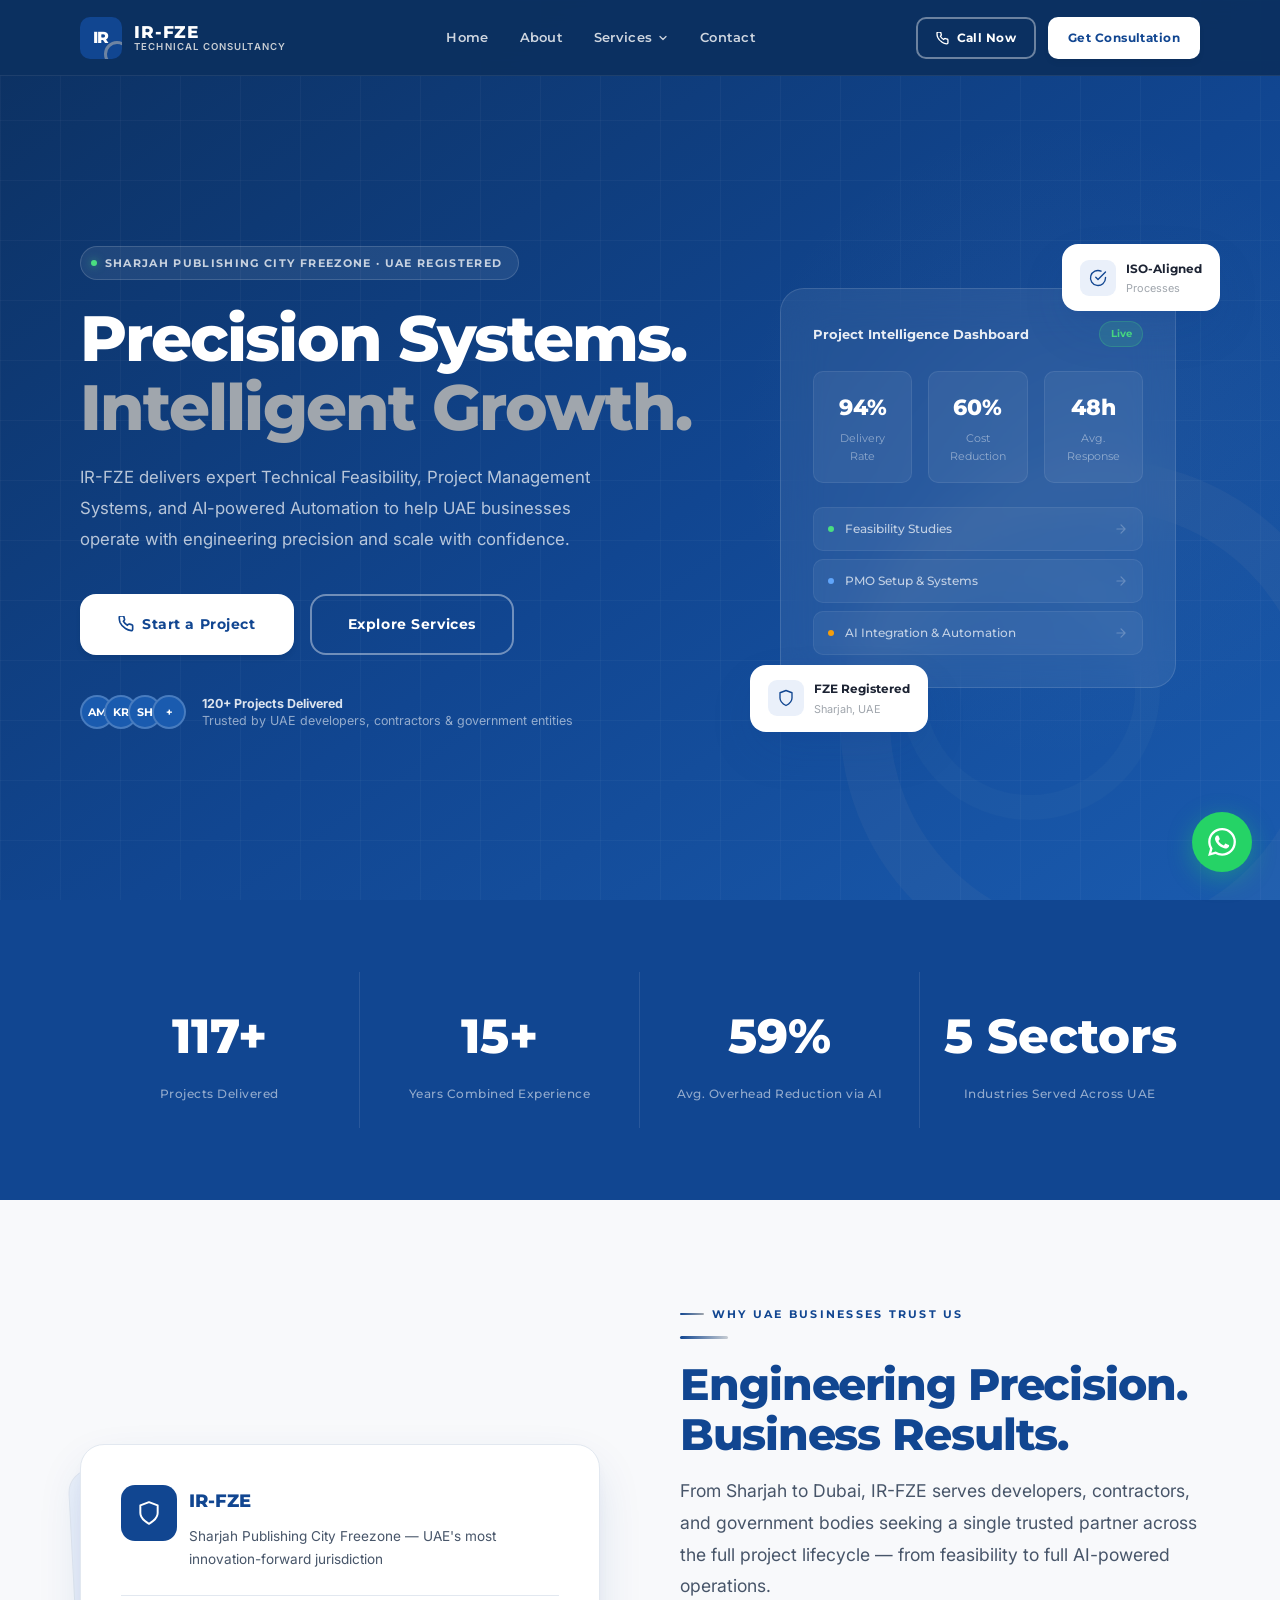
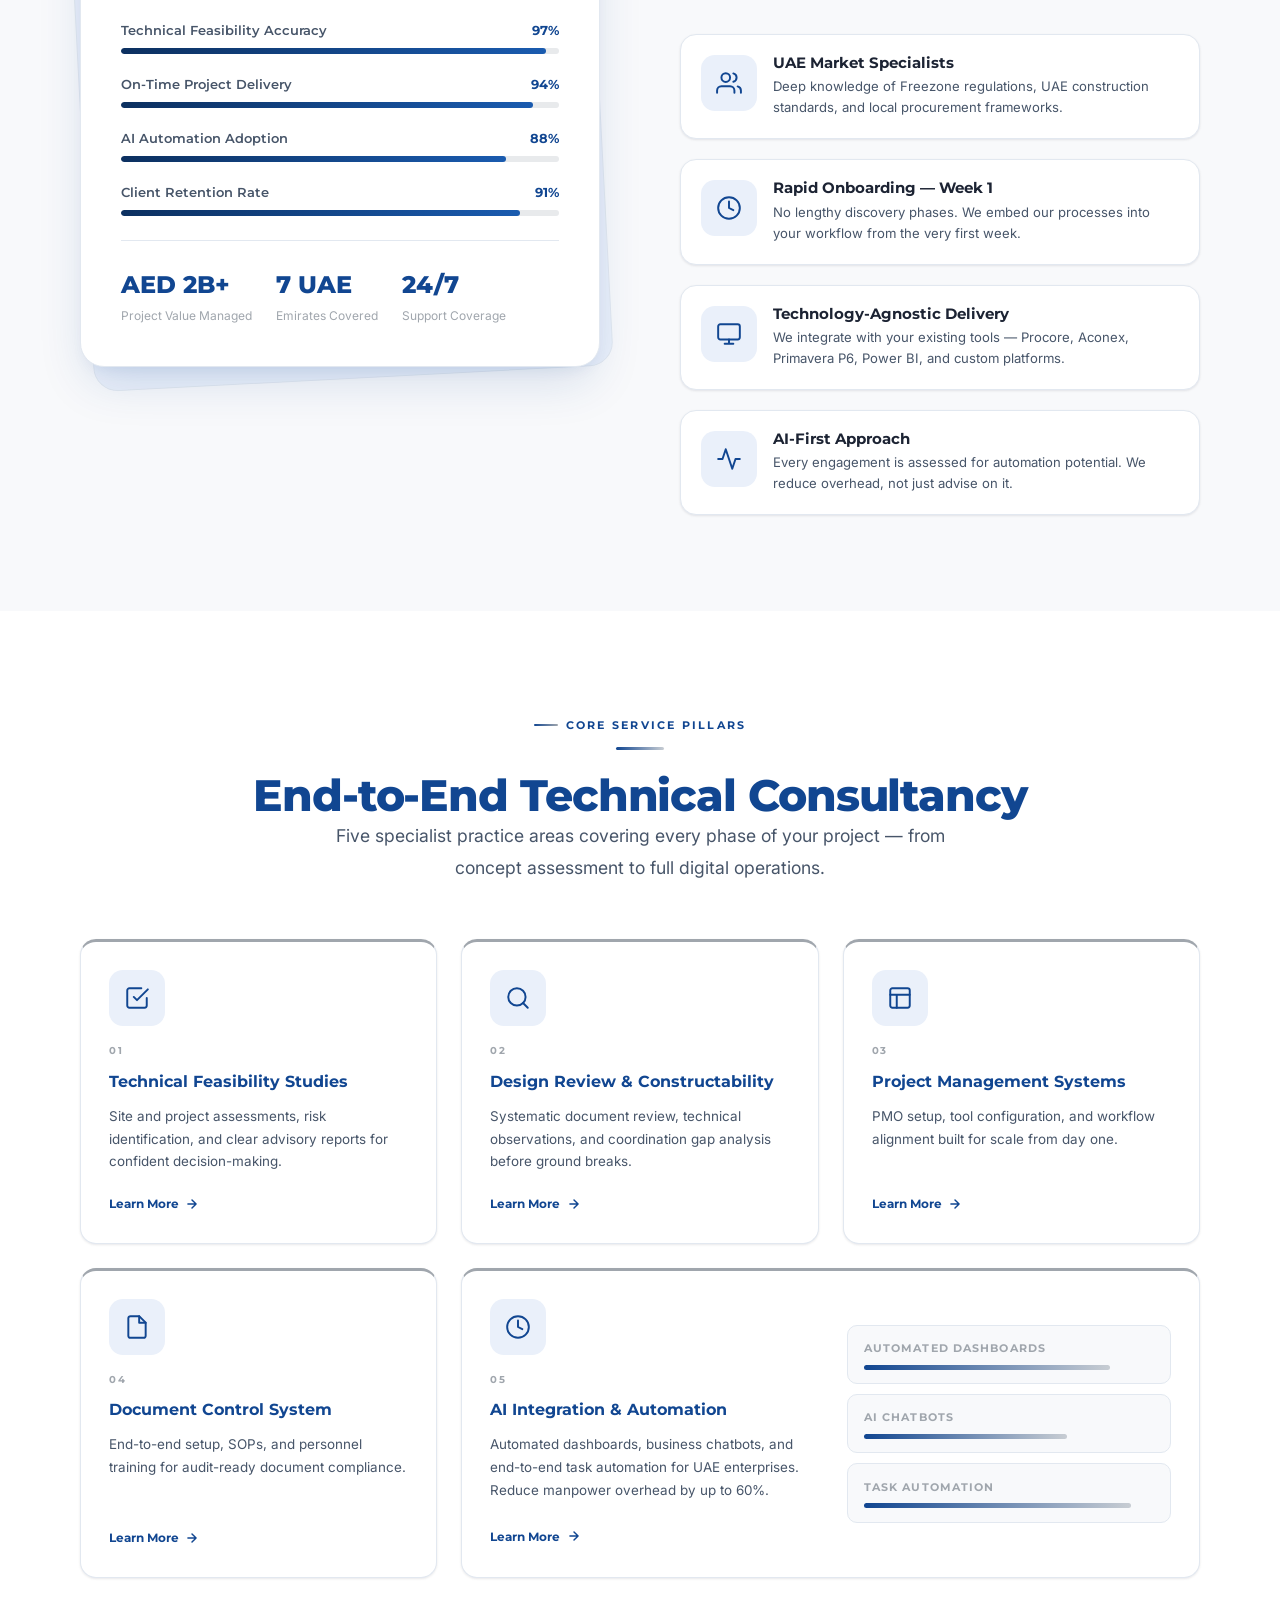
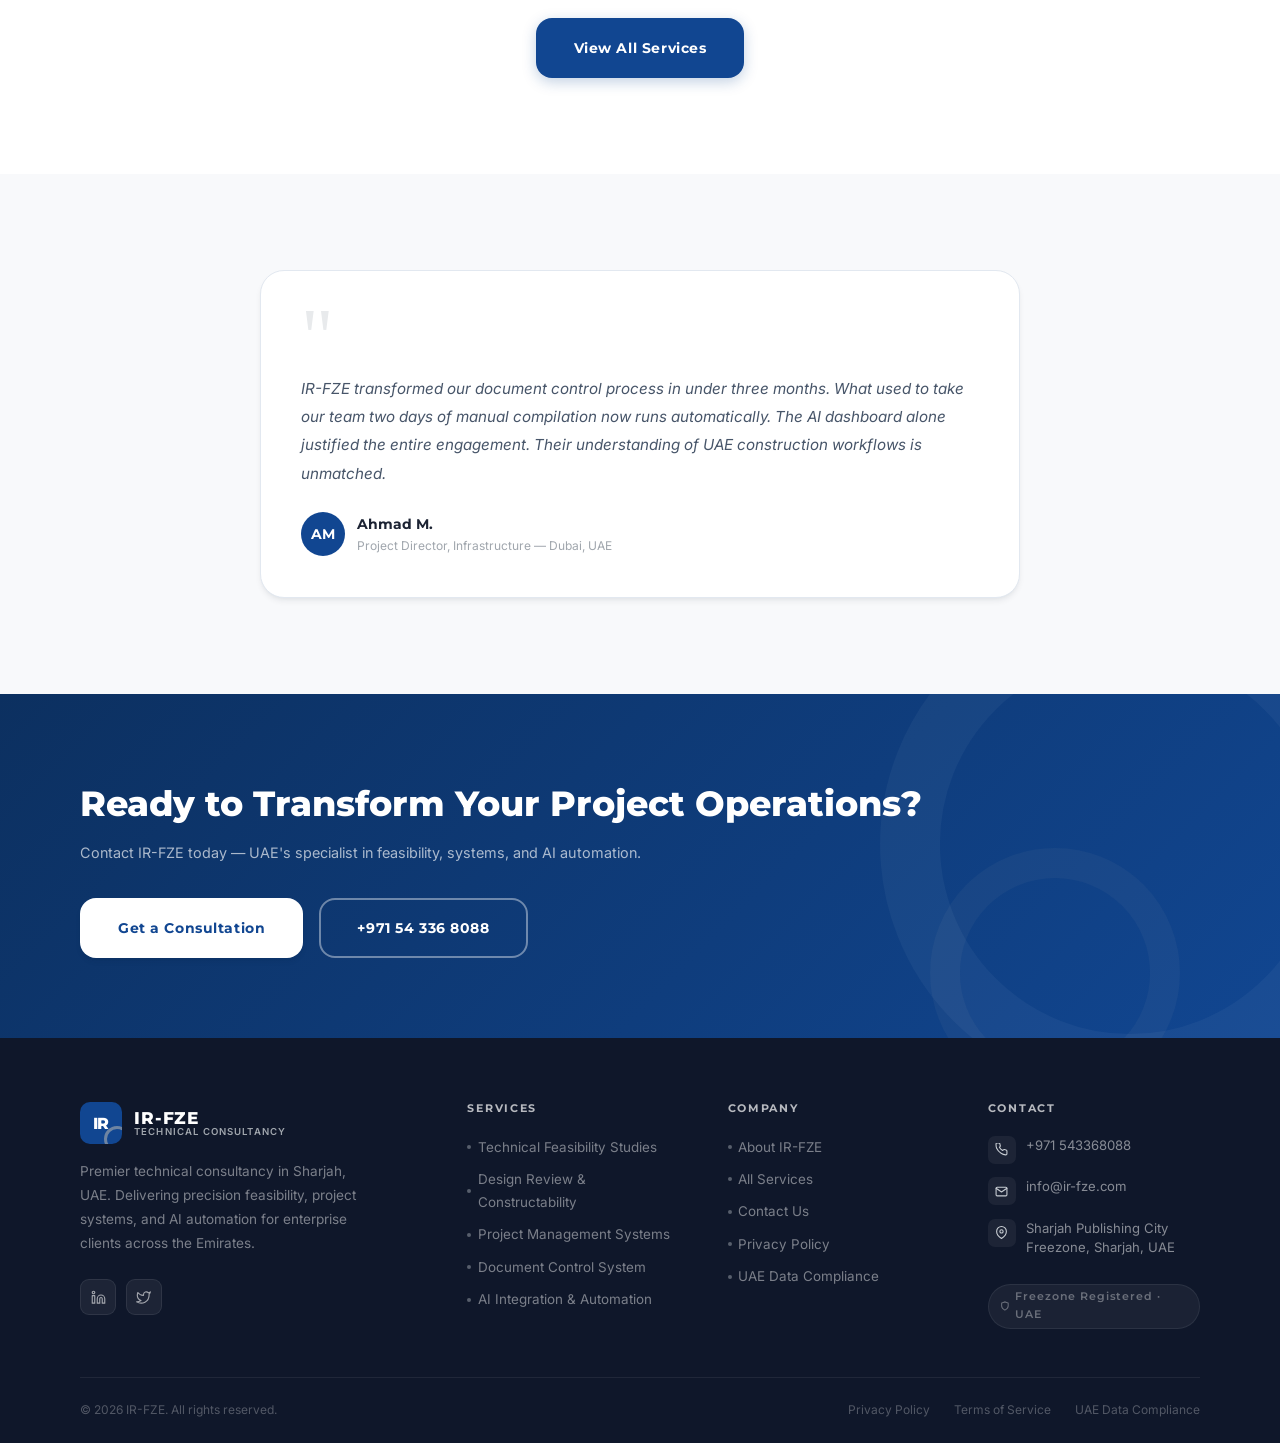
<file: index.html>
<!DOCTYPE html>
<html lang="en" dir="ltr">
<head>
  <meta charset="UTF-8" />
  <meta name="viewport" content="width=device-width, initial-scale=1.0" />
  <title>IR-FZE | Technical Consultancy & AI Integration — Sharjah, UAE</title>
  <meta name="description" content="IR-FZE is a premier technical consultancy in Sharjah UAE offering Feasibility Studies, Project Management Systems, Document Control and AI Automation. Registered in Sharjah Publishing City Freezone." />
  <meta name="keywords" content="consultancy in Sharjah, UAE engineering advisory, technical feasibility UAE, AI automation UAE, project management Sharjah, document control UAE, IR-FZE" />
  <meta name="robots" content="index, follow" />
  <meta name="geo.region" content="AE-SH" />
  <meta name="geo.placename" content="Sharjah, United Arab Emirates" />
  <link rel="canonical" href="https://www.ir-fze.com/" />
  <link rel="alternate" hreflang="en" href="https://www.ir-fze.com/" />
  <link rel="alternate" hreflang="ar" href="https://www.ir-fze.com/ar/" />
  <!-- OG -->
  <meta property="og:type" content="website" />
  <meta property="og:title" content="IR-FZE | Technical Consultancy & AI Integration — UAE" />
  <meta property="og:description" content="Expert Feasibility Studies, PMO Setup, Document Control & AI Automation for UAE businesses. Based in Sharjah Publishing City Freezone." />
  <meta property="og:url" content="https://www.ir-fze.com/" />
  <meta property="og:image" content="https://www.ir-fze.com/og-image.jpg" />
  <meta property="og:locale" content="en_AE" />
  <meta name="twitter:card" content="summary_large_image" />
  <!-- Favicon -->
  <link rel="icon" type="image/svg+xml" href="data:image/svg+xml,%3Csvg xmlns='http://www.w3.org/2000/svg' viewBox='0 0 32 32'%3E%3Crect width='32' height='32' rx='8' fill='%23114691'/%3E%3Ctext x='50%25' y='54%25' dominant-baseline='middle' text-anchor='middle' font-family='Montserrat,sans-serif' font-weight='800' font-size='13' fill='white'%3EIR%3C/text%3E%3C/svg%3E" />
  <meta name="theme-color" content="#114691" />
  <!-- Fonts -->
  <link rel="preconnect" href="https://fonts.googleapis.com" />
  <link rel="preconnect" href="https://fonts.gstatic.com" crossorigin />
  <link href="https://fonts.googleapis.com/css2?family=Montserrat:wght@400;500;600;700;800&family=Inter:wght@400;500;600&display=swap" rel="stylesheet" />
  <link rel="stylesheet" href="css/global.css" />

  <!-- JSON-LD -->
  <script type="application/ld+json">
  {
    "@context":"https://schema.org",
    "@graph":[
      {
        "@type":["ProfessionalService","LocalBusiness"],
        "@id":"https://www.ir-fze.com/#business",
        "name":"IR-FZE",
        "description":"Technical Feasibility Studies, Project Management Systems, Document Control, Design Review and AI Integration consultancy in the UAE.",
        "url":"https://www.ir-fze.com/",
        "telephone":"+971543368088",
        "email":"info@ir-fze.com",
        "address":{
          "@type":"PostalAddress",
          "streetAddress":"Sharjah Publishing City Freezone",
          "addressLocality":"Sharjah",
          "addressCountry":"AE"
        },
        "geo":{"@type":"GeoCoordinates","latitude":"25.3463","longitude":"55.4209"},
        "areaServed":{"@type":"Country","name":"United Arab Emirates"},
        "contactPoint":{"@type":"ContactPoint","telephone":"+971543368088","contactType":"sales","availableLanguage":["English","Arabic"]}
      },
      {
        "@type":"WebSite",
        "@id":"https://www.ir-fze.com/#website",
        "url":"https://www.ir-fze.com/",
        "name":"IR-FZE",
        "publisher":{"@id":"https://www.ir-fze.com/#business"}
      }
    ]
  }
  </script>

  <style>
    /* ── HOME-SPECIFIC STYLES ── */
    /* Hero */
    #hero {
      min-height: 100svh;
      background: linear-gradient(145deg, #0C3060 0%, #114691 55%, #1A5BAF 100%);
      display: flex; align-items: center;
      padding-top: var(--nav-h);
      position: relative; overflow: hidden;
    }
    .hero-grid-overlay {
      position: absolute; inset: 0;
      background-image: linear-gradient(rgba(255,255,255,.03) 1px, transparent 1px),
                        linear-gradient(90deg, rgba(255,255,255,.03) 1px, transparent 1px);
      background-size: 60px 60px;
    }
    .hero-glow {
      position: absolute; right: -10%; top: 10%;
      width: 700px; height: 700px;
      border-radius: 50%;
      background: radial-gradient(circle, rgba(160,166,173,.07) 0%, transparent 65%);
    }
    .hero-arc {
      position: absolute; right: -80px; bottom: -80px;
      width: 520px; height: 520px;
      border-radius: 50%;
      border: 50px solid rgba(160,166,173,.06);
    }
    .hero-arc-2 {
      position: absolute; right: 120px; bottom: 80px;
      width: 260px; height: 260px;
      border-radius: 50%;
      border: 25px solid rgba(160,166,173,.04);
    }
    .hero-content-wrap {
      position: relative; z-index: 2;
      display: grid;
      grid-template-columns: 1fr 420px;
      gap: 4rem;
      align-items: center;
      padding-block: clamp(3rem, 8vh, 5rem);
    }
    .hero-badge {
      display: inline-flex; align-items: center; gap: .5rem;
      background: rgba(255,255,255,.08);
      border: 1px solid rgba(255,255,255,.15);
      border-radius: 100px;
      padding: .4rem 1rem .4rem .6rem;
      font-family: var(--font-head);
      font-size: .7rem; font-weight: 700;
      letter-spacing: .12em; text-transform: uppercase;
      color: rgba(255,255,255,.75);
      margin-bottom: 1.5rem;
    }
    .hero-badge-dot {
      width: 6px; height: 6px; border-radius: 50%;
      background: #4ADE80; flex-shrink: 0;
      box-shadow: 0 0 8px rgba(74,222,128,.6);
    }
    .hero-title {
      font-family: var(--font-head);
      font-size: clamp(2.25rem, 5vw, 4rem);
      font-weight: 800;
      color: var(--white);
      line-height: 1.08;
      letter-spacing: -.03em;
      margin-bottom: 1.25rem;
    }
    .hero-title em { font-style: normal; color: #A0A6AD; }
    .hero-sub {
      font-size: clamp(.9rem, 1.4vw, 1.05rem);
      color: rgba(255,255,255,.7);
      line-height: 1.82;
      max-width: 540px;
      margin-bottom: 2.5rem;
    }
    .hero-actions { display: flex; gap: 1rem; flex-wrap: wrap; }
    .hero-trust {
      display: flex; align-items: center; gap: 1rem;
      margin-top: 2.5rem;
    }
    .hero-trust-avatars {
      display: flex;
    }
    .hero-trust-avatars span {
      width: 34px; height: 34px; border-radius: 50%;
      background: var(--blue-light);
      border: 2px solid rgba(255,255,255,.2);
      display: flex; align-items: center; justify-content: center;
      font-family: var(--font-head); font-size: .68rem; font-weight: 700;
      color: var(--white);
      margin-left: -10px;
    }
    .hero-trust-avatars span:first-child { margin-left: 0; }
    .hero-trust-text { font-size: .78rem; color: rgba(255,255,255,.55); line-height: 1.4; }
    .hero-trust-text strong { color: rgba(255,255,255,.85); display: block; }

    /* Hero visual card */
    .hero-visual { position: relative; }
    .hero-glass-card {
      background: rgba(255,255,255,.07);
      border: 1px solid rgba(255,255,255,.12);
      border-radius: var(--radius-xl);
      padding: 2rem;
      backdrop-filter: blur(20px);
      -webkit-backdrop-filter: blur(20px);
    }
    .hgc-header {
      display: flex; justify-content: space-between; align-items: center;
      margin-bottom: 1.5rem;
    }
    .hgc-title {
      font-family: var(--font-head); font-size: .82rem; font-weight: 700;
      color: rgba(255,255,255,.9);
    }
    .hgc-badge {
      background: rgba(74,222,128,.15); border: 1px solid rgba(74,222,128,.25);
      border-radius: 100px; padding: .2rem .65rem;
      font-size: .65rem; font-family: var(--font-head); font-weight: 700;
      color: #4ADE80;
    }
    .hgc-stat-row {
      display: flex; gap: 1rem; margin-bottom: 1.5rem;
    }
    .hgc-stat {
      flex: 1;
      background: rgba(255,255,255,.06);
      border: 1px solid rgba(255,255,255,.08);
      border-radius: var(--radius);
      padding: 1rem;
      text-align: center;
    }
    .hgc-stat-num {
      font-family: var(--font-head); font-size: 1.4rem; font-weight: 800;
      color: var(--white); display: block; margin-bottom: .15rem;
    }
    .hgc-stat-lbl { font-size: .68rem; color: rgba(255,255,255,.45); font-family: var(--font-head); }
    .hgc-service-list { display: flex; flex-direction: column; gap: .5rem; }
    .hgc-service-item {
      display: flex; align-items: center; gap: .65rem;
      background: rgba(255,255,255,.05);
      border: 1px solid rgba(255,255,255,.07);
      border-radius: var(--radius);
      padding: .65rem .9rem;
    }
    .hgc-service-dot {
      width: 6px; height: 6px; border-radius: 50%;
      background: var(--silver-light); flex-shrink: 0;
    }
    .hgc-service-name {
      font-size: .78rem; color: rgba(255,255,255,.7);
      font-family: var(--font-head); font-weight: 500; flex: 1;
    }
    .hgc-service-arrow { opacity: .4; }
    .hgc-service-arrow svg { width: 14px; height: 14px; stroke: rgba(255,255,255,.6); }
    /* floating cards */
    .hero-float-card {
      position: absolute;
      background: var(--white);
      border-radius: var(--radius-lg);
      box-shadow: var(--shadow-lg);
      padding: .85rem 1.1rem;
      display: flex; align-items: center; gap: .65rem;
    }
    .hero-float-card-1 { bottom: -20px; left: -30px; }
    .hero-float-card-2 { top: -20px;    right: -20px; }
    .hfc-icon {
      width: 36px; height: 36px;
      border-radius: 9px; background: var(--blue-xlt);
      display: flex; align-items: center; justify-content: center; flex-shrink: 0;
    }
    .hfc-icon svg { width: 18px; height: 18px; stroke: var(--blue); }
    .hfc-title { font-family: var(--font-head); font-size: .78rem; font-weight: 700; color: var(--text-dark); }
    .hfc-sub { font-size: .68rem; color: var(--silver); }

    /* Achievement counters */
    #achievements {
      background: var(--blue);
      padding-block: 4.5rem;
    }
    .achievements-row {
      display: grid; grid-template-columns: repeat(4,1fr); gap: 0;
    }
    .ach-item {
      text-align: center; padding: 1.5rem 1rem;
      border-right: 1px solid rgba(255,255,255,.1);
    }
    .ach-item:last-child { border-right: none; }
    .ach-num {
      font-family: var(--font-head); font-size: clamp(2rem,4vw,3rem);
      font-weight: 800; color: var(--white); display: block; margin-bottom: .35rem;
    }
    .ach-label {
      font-size: .78rem; color: rgba(255,255,255,.55);
      font-family: var(--font-head); font-weight: 500; letter-spacing: .04em;
    }

    /* Why section */
    #why { background: var(--off-white); }
    .why-grid {
      display: grid; grid-template-columns: 1fr 1fr; gap: 5rem; align-items: center;
    }
    .why-card-stack { position: relative; }
    .why-main-card {
      background: var(--white); border-radius: var(--radius-xl);
      box-shadow: var(--shadow-lg); padding: 2.5rem;
      border: 1px solid var(--border);
    }
    .why-card-back {
      position: absolute; inset: 0;
      transform: rotate(-3deg) translateY(12px);
      background: var(--blue-xlt);
      border-radius: var(--radius-xl);
      border: 1px solid var(--border);
      z-index: -1;
    }
    .why-icon-row {
      display: flex; gap: .75rem; margin-bottom: 1.5rem;
    }
    .why-feature-title {
      font-family: var(--font-head); font-size: 1.15rem; font-weight: 800;
      color: var(--blue); margin-bottom: .5rem;
    }
    .why-feature-sub { font-size: .85rem; color: var(--text-mid); line-height: 1.7; margin-bottom: 1.5rem; }
    .why-divider { height: 1px; background: var(--border); margin-block: 1.5rem; }
    .why-proof-row { display: flex; gap: 1.5rem; }
    .why-proof-stat span {
      font-family: var(--font-head); font-size: 1.5rem; font-weight: 800;
      color: var(--blue); display: block;
    }
    .why-proof-stat p { font-size: .75rem; color: var(--silver); }
    .why-features { display: flex; flex-direction: column; gap: 1.25rem; }
    .why-feat-item {
      display: flex; gap: 1rem; align-items: flex-start;
      padding: 1.25rem; background: var(--white);
      border-radius: var(--radius-lg); border: 1px solid var(--border);
      box-shadow: var(--shadow-xs);
      transition: box-shadow var(--t-base), transform var(--t-base);
    }
    .why-feat-item:hover { box-shadow: var(--shadow-md); transform: translateX(4px); }
    .why-feat-body h4 { font-family: var(--font-head); font-size: .92rem; font-weight: 700; color: var(--text-dark); margin-bottom: .25rem; }
    .why-feat-body p  { font-size: .82rem; color: var(--text-mid); line-height: 1.6; }

    /* Services teaser */
    #services-teaser { background: var(--white); }
    .service-teaser-card {
      background: var(--white);
      border: 1px solid var(--border);
      border-top: 3px solid var(--silver);
      border-radius: var(--radius-lg);
      padding: 1.75rem;
      box-shadow: var(--shadow-xs);
      display: flex; flex-direction: column;
      transition: all var(--t-base) var(--ease);
    }
    .service-teaser-card:hover {
      border-top-color: var(--blue);
      transform: translateY(-6px);
      box-shadow: var(--shadow-lg);
    }
    .stc-num {
      font-family: var(--font-head); font-size: .65rem; font-weight: 700;
      letter-spacing: .15em; text-transform: uppercase; color: var(--silver);
      margin-bottom: .5rem;
    }
    .stc-title { font-family: var(--font-head); font-size: 1rem; font-weight: 700; color: var(--blue); margin-bottom: .6rem; }
    .stc-desc { font-size: .84rem; color: var(--text-mid); line-height: 1.7; flex: 1; margin-bottom: 1.25rem; }
    .stc-link {
      display: inline-flex; align-items: center; gap: .4rem;
      font-family: var(--font-head); font-size: .78rem; font-weight: 700;
      color: var(--blue); transition: gap var(--t-fast);
    }
    .stc-link:hover { gap: .7rem; }
    .stc-link svg { width: 14px; height: 14px; stroke: var(--blue); }

    @media (max-width: 1000px) {
      .hero-content-wrap { grid-template-columns: 1fr; }
      .hero-visual { display: none; }
      .why-grid { grid-template-columns: 1fr; }
    }
    @media (max-width: 900px) {
      .achievements-row { grid-template-columns: repeat(2,1fr); }
      .ach-item:nth-child(2) { border-right: none; }
      .ach-item:nth-child(3),
      .ach-item:nth-child(4) { border-top: 1px solid rgba(255,255,255,.1); }
      .ach-item:nth-child(4) { border-right: none; }
    }
  </style>
</head>
<body>

<!-- ════════════════════ NAVIGATION ════════════════════ -->
<nav id="navbar" class="nav-dark" aria-label="Main navigation">
  <div class="nav-wrap">
    <a href="index.html" class="nav-logo" aria-label="IR-FZE Home">
      <div class="logo-box"><span>IR</span></div>
      <div class="logo-meta"><strong>IR-FZE</strong><small>Technical Consultancy</small></div>
    </a>

    <ul class="nav-links" role="menubar">
      <li class="nav-item"><a href="index.html"  class="nav-link" role="menuitem">Home</a></li>
      <li class="nav-item"><a href="about.html"  class="nav-link" role="menuitem">About</a></li>
      <li class="nav-item has-mega">
        <a href="services.html" class="nav-link" role="menuitem" aria-haspopup="true">
          Services
          <svg viewBox="0 0 24 24" fill="none" stroke-width="2.5" stroke-linecap="round" stroke-linejoin="round" aria-hidden="true"><path d="M6 9l6 6 6-6"/></svg>
        </a>
        <div class="mega-menu" role="menu">
          <div class="mega-services">
            <a href="service-feasibility.html" class="mega-service-link" role="menuitem">
              <div class="mega-service-icon"><svg viewBox="0 0 24 24" fill="none" stroke-width="1.8" stroke-linecap="round" stroke-linejoin="round"><path d="M9 11l3 3L22 4"/><path d="M21 12v7a2 2 0 01-2 2H5a2 2 0 01-2-2V5a2 2 0 012-2h11"/></svg></div>
              <div><div class="mega-service-title">Technical Feasibility Studies</div><div class="mega-service-desc">Risk assessments & advisory reports</div></div>
            </a>
            <a href="service-design-review.html" class="mega-service-link" role="menuitem">
              <div class="mega-service-icon"><svg viewBox="0 0 24 24" fill="none" stroke-width="1.8" stroke-linecap="round" stroke-linejoin="round"><circle cx="11" cy="11" r="8"/><path d="M21 21l-4.35-4.35"/></svg></div>
              <div><div class="mega-service-title">Design Review & Constructability</div><div class="mega-service-desc">Document review & gap analysis</div></div>
            </a>
            <a href="service-pms.html" class="mega-service-link" role="menuitem">
              <div class="mega-service-icon"><svg viewBox="0 0 24 24" fill="none" stroke-width="1.8" stroke-linecap="round" stroke-linejoin="round"><rect x="3" y="3" width="18" height="18" rx="2"/><path d="M3 9h18M9 21V9"/></svg></div>
              <div><div class="mega-service-title">Project Management Systems</div><div class="mega-service-desc">PMO setup & workflow alignment</div></div>
            </a>
            <a href="service-document-control.html" class="mega-service-link" role="menuitem">
              <div class="mega-service-icon"><svg viewBox="0 0 24 24" fill="none" stroke-width="1.8" stroke-linecap="round" stroke-linejoin="round"><path d="M14 2H6a2 2 0 00-2 2v16a2 2 0 002 2h12a2 2 0 002-2V8z"/><polyline points="14,2 14,8 20,8"/></svg></div>
              <div><div class="mega-service-title">Document Control System</div><div class="mega-service-desc">Setup, procedures & training</div></div>
            </a>
            <a href="service-ai.html" class="mega-service-link" role="menuitem">
              <div class="mega-service-icon"><svg viewBox="0 0 24 24" fill="none" stroke-width="1.8" stroke-linecap="round" stroke-linejoin="round"><path d="M12 2a10 10 0 100 20 10 10 0 000-20z"/><path d="M12 6v6l4 2"/></svg></div>
              <div><div class="mega-service-title">AI Integration & Automation</div><div class="mega-service-desc">Dashboards, chatbots & task automation</div></div>
            </a>
          </div>
          <div class="mega-promo">
            <div>
              <div class="mega-promo-label">Featured Service</div>
              <div class="mega-promo-title">AI Automation for UAE Enterprises</div>
              <div class="mega-promo-body">Reduce operational manpower by up to 60% with intelligent dashboards, automated workflows and custom AI chatbots.</div>
            </div>
            <a href="service-ai.html" class="mega-view-all">
              Explore AI Services
              <svg viewBox="0 0 24 24" fill="none" stroke-width="2.5" stroke-linecap="round" stroke-linejoin="round"><path d="M5 12h14M12 5l7 7-7 7"/></svg>
            </a>
          </div>
        </div>
      </li>
      <li class="nav-item"><a href="contact.html" class="nav-link" role="menuitem">Contact</a></li>
    </ul>

    <div class="nav-actions">
      <a href="tel:+971543368088" class="btn btn-outline-white btn-sm" aria-label="Call IR-FZE">
        <svg width="13" height="13" viewBox="0 0 24 24" fill="none" stroke="currentColor" stroke-width="2.5" stroke-linecap="round" stroke-linejoin="round" aria-hidden="true"><path d="M22 16.92v3a2 2 0 01-2.18 2 19.79 19.79 0 01-8.63-3.07A19.5 19.5 0 013.07 9.8 19.79 19.79 0 012 1.18 2 2 0 014 0h3a2 2 0 012 1.72c.13.96.36 1.9.7 2.81a2 2 0 01-.45 2.11L8.09 7.91a16 16 0 006 6l1.27-1.27a2 2 0 012.11-.45c.91.34 1.85.57 2.81.7A2 2 0 0122 14.92z"/></svg>
        Call Now
      </a>
      <a href="contact.html" class="btn btn-white btn-sm">Get Consultation</a>
    </div>

    <button class="hamburger" id="hamburger" aria-label="Toggle menu" aria-expanded="false">
      <span></span><span></span><span></span>
    </button>
  </div>

  <div class="mobile-drawer" id="mobile-drawer">
    <a href="index.html">Home</a>
    <span class="drawer-section-label">Services</span>
    <a href="service-feasibility.html">— Technical Feasibility Studies</a>
    <a href="service-design-review.html">— Design Review & Constructability</a>
    <a href="service-pms.html">— Project Management Systems</a>
    <a href="service-document-control.html">— Document Control System</a>
    <a href="service-ai.html">— AI Integration & Automation</a>
    <a href="about.html">About Us</a>
    <a href="contact.html">Contact</a>
    <a href="contact.html" class="btn btn-primary drawer-cta">Get a Consultation</a>
  </div>
</nav>

<!-- ════════════════════ HERO ════════════════════ -->
<section id="hero" aria-label="Hero">
  <div class="hero-grid-overlay" aria-hidden="true"></div>
  <div class="hero-glow" aria-hidden="true"></div>
  <div class="hero-arc" aria-hidden="true"></div>
  <div class="hero-arc-2" aria-hidden="true"></div>
  <div class="container">
    <div class="hero-content-wrap">

      <!-- Left: Copy -->
      <div class="hero-copy">
        <div class="hero-badge">
          <span class="hero-badge-dot" aria-hidden="true"></span>
          Sharjah Publishing City Freezone · UAE Registered
        </div>
        <h1 class="hero-title">
          Precision Systems.<br>
          <em>Intelligent Growth.</em>
        </h1>
        <p class="hero-sub">
          IR-FZE delivers expert Technical Feasibility, Project Management Systems, and AI-powered Automation to help UAE businesses operate with engineering precision and scale with confidence.
        </p>
        <div class="hero-actions">
          <a href="contact.html" class="btn btn-white btn-lg">
            <svg width="16" height="16" viewBox="0 0 24 24" fill="none" stroke="currentColor" stroke-width="2.5" stroke-linecap="round" stroke-linejoin="round" aria-hidden="true"><path d="M22 16.92v3a2 2 0 01-2.18 2 19.79 19.79 0 01-8.63-3.07A19.5 19.5 0 013.07 9.8 19.79 19.79 0 012 1.18 2 2 0 014 0h3a2 2 0 012 1.72c.13.96.36 1.9.7 2.81a2 2 0 01-.45 2.11L8.09 7.91a16 16 0 006 6l1.27-1.27a2 2 0 012.11-.45c.91.34 1.85.57 2.81.7A2 2 0 0122 14.92z"/></svg>
            Start a Project
          </a>
          <a href="services.html" class="btn btn-outline-white btn-lg">Explore Services</a>
        </div>
        <div class="hero-trust">
          <div class="hero-trust-avatars" aria-hidden="true">
            <span>AM</span><span>KR</span><span>SH</span><span>+</span>
          </div>
          <div class="hero-trust-text">
            <strong>120+ Projects Delivered</strong>
            Trusted by UAE developers, contractors & government entities
          </div>
        </div>
      </div>

      <!-- Right: Glass card -->
      <div class="hero-visual" aria-hidden="true">
        <div style="position:relative; padding: 24px 24px 24px 0;">
          <div class="hero-glass-card">
            <div class="hgc-header">
              <div class="hgc-title">Project Intelligence Dashboard</div>
              <div class="hgc-badge">Live</div>
            </div>
            <div class="hgc-stat-row">
              <div class="hgc-stat">
                <span class="hgc-stat-num">94%</span>
                <div class="hgc-stat-lbl">Delivery Rate</div>
              </div>
              <div class="hgc-stat">
                <span class="hgc-stat-num">60%</span>
                <div class="hgc-stat-lbl">Cost Reduction</div>
              </div>
              <div class="hgc-stat">
                <span class="hgc-stat-num">48h</span>
                <div class="hgc-stat-lbl">Avg. Response</div>
              </div>
            </div>
            <div class="hgc-service-list">
              <div class="hgc-service-item">
                <div class="hgc-service-dot" style="background:#4ADE80;"></div>
                <div class="hgc-service-name">Feasibility Studies</div>
                <div class="hgc-service-arrow"><svg viewBox="0 0 24 24" fill="none" stroke-width="2" stroke-linecap="round" stroke-linejoin="round"><path d="M5 12h14M12 5l7 7-7 7"/></svg></div>
              </div>
              <div class="hgc-service-item">
                <div class="hgc-service-dot" style="background:#60A5FA;"></div>
                <div class="hgc-service-name">PMO Setup & Systems</div>
                <div class="hgc-service-arrow"><svg viewBox="0 0 24 24" fill="none" stroke-width="2" stroke-linecap="round" stroke-linejoin="round"><path d="M5 12h14M12 5l7 7-7 7"/></svg></div>
              </div>
              <div class="hgc-service-item">
                <div class="hgc-service-dot" style="background:#F59E0B;"></div>
                <div class="hgc-service-name">AI Integration & Automation</div>
                <div class="hgc-service-arrow"><svg viewBox="0 0 24 24" fill="none" stroke-width="2" stroke-linecap="round" stroke-linejoin="round"><path d="M5 12h14M12 5l7 7-7 7"/></svg></div>
              </div>
            </div>
          </div>
          <div class="hero-float-card hero-float-card-1">
            <div class="hfc-icon"><svg viewBox="0 0 24 24" fill="none" stroke-width="1.8" stroke-linecap="round" stroke-linejoin="round"><path d="M12 22s8-4 8-10V5l-8-3-8 3v7c0 6 8 10 8 10z"/></svg></div>
            <div><div class="hfc-title">FZE Registered</div><div class="hfc-sub">Sharjah, UAE</div></div>
          </div>
          <div class="hero-float-card hero-float-card-2">
            <div class="hfc-icon"><svg viewBox="0 0 24 24" fill="none" stroke-width="1.8" stroke-linecap="round" stroke-linejoin="round"><path d="M22 11.08V12a10 10 0 11-5.93-9.14"/><polyline points="22 4 12 14.01 9 11.01"/></svg></div>
            <div><div class="hfc-title">ISO-Aligned</div><div class="hfc-sub">Processes</div></div>
          </div>
        </div>
      </div>

    </div>
  </div>
</section>

<!-- ════════════════════ ACHIEVEMENT COUNTERS ════════════════════ -->
<section id="achievements" aria-label="Key statistics">
  <div class="container">
    <div class="achievements-row">
      <div class="ach-item reveal">
        <span class="ach-num" data-target="120" data-suffix="+" aria-label="120 plus projects delivered">0</span>
        <p class="ach-label">Projects Delivered</p>
      </div>
      <div class="ach-item reveal delay-1">
        <span class="ach-num" data-target="15" data-suffix="+" aria-label="15 plus years experience">0</span>
        <p class="ach-label">Years Combined Experience</p>
      </div>
      <div class="ach-item reveal delay-2">
        <span class="ach-num" data-target="60" data-suffix="%" aria-label="60 percent average overhead reduction">0</span>
        <p class="ach-label">Avg. Overhead Reduction via AI</p>
      </div>
      <div class="ach-item reveal delay-3">
        <span class="ach-num" data-target="5" data-suffix=" Sectors" aria-label="5 sectors">0</span>
        <p class="ach-label">Industries Served Across UAE</p>
      </div>
    </div>
  </div>
</section>

<!-- ════════════════════ WHY UAE BUSINESSES TRUST US ════════════════════ -->
<section id="why" class="section-py" aria-labelledby="why-heading">
  <div class="container">
    <div class="why-grid">

      <!-- Visual card -->
      <div class="why-card-stack reveal-left">
        <div class="why-card-back" aria-hidden="true"></div>
        <div class="why-main-card">
          <div class="why-icon-row">
            <div class="icon-box icon-box-dark"><svg viewBox="0 0 24 24" fill="none" stroke-width="1.8" stroke-linecap="round" stroke-linejoin="round"><path d="M12 22s8-4 8-10V5l-8-3-8 3v7c0 6 8 10 8 10z"/></svg></div>
            <div>
              <div class="why-feature-title">IR-FZE</div>
              <p class="why-feature-sub" style="margin-bottom:0;">Sharjah Publishing City Freezone — UAE's most innovation-forward jurisdiction</p>
            </div>
          </div>
          <div class="why-divider"></div>
          <div class="stat-bar-wrap">
            <div class="stat-bar">
              <div class="stat-bar-header"><span class="stat-bar-label">Technical Feasibility Accuracy</span><span class="stat-bar-value">97%</span></div>
              <div class="stat-bar-track"><div class="stat-bar-fill" data-width="97"></div></div>
            </div>
            <div class="stat-bar">
              <div class="stat-bar-header"><span class="stat-bar-label">On-Time Project Delivery</span><span class="stat-bar-value">94%</span></div>
              <div class="stat-bar-track"><div class="stat-bar-fill" data-width="94"></div></div>
            </div>
            <div class="stat-bar">
              <div class="stat-bar-header"><span class="stat-bar-label">AI Automation Adoption</span><span class="stat-bar-value">88%</span></div>
              <div class="stat-bar-track"><div class="stat-bar-fill" data-width="88"></div></div>
            </div>
            <div class="stat-bar">
              <div class="stat-bar-header"><span class="stat-bar-label">Client Retention Rate</span><span class="stat-bar-value">91%</span></div>
              <div class="stat-bar-track"><div class="stat-bar-fill" data-width="91"></div></div>
            </div>
          </div>
          <div class="why-divider"></div>
          <div class="why-proof-row">
            <div class="why-proof-stat"><span>AED 2B+</span><p>Project Value Managed</p></div>
            <div class="why-proof-stat"><span>7 UAE</span><p>Emirates Covered</p></div>
            <div class="why-proof-stat"><span>24/7</span><p>Support Coverage</p></div>
          </div>
        </div>
      </div>

      <!-- Features list -->
      <div class="reveal-right">
        <span class="eyebrow">Why UAE Businesses Trust Us</span>
        <div class="rule"></div>
        <h2 class="h2 text-blue" id="why-heading" style="margin-bottom:1rem;">
          Engineering Precision. Business Results.
        </h2>
        <p class="lead" style="margin-bottom:2rem;">
          From Sharjah to Dubai, IR-FZE serves developers, contractors, and government bodies seeking a single trusted partner across the full project lifecycle — from feasibility to full AI-powered operations.
        </p>
        <div class="why-features">
          <div class="why-feat-item">
            <div class="icon-box icon-box-blue"><svg viewBox="0 0 24 24" fill="none" stroke-width="1.8" stroke-linecap="round" stroke-linejoin="round"><path d="M17 21v-2a4 4 0 00-4-4H5a4 4 0 00-4 4v2"/><circle cx="9" cy="7" r="4"/><path d="M23 21v-2a4 4 0 00-3-3.87M16 3.13a4 4 0 010 7.75"/></svg></div>
            <div class="why-feat-body"><h4>UAE Market Specialists</h4><p>Deep knowledge of Freezone regulations, UAE construction standards, and local procurement frameworks.</p></div>
          </div>
          <div class="why-feat-item">
            <div class="icon-box icon-box-blue"><svg viewBox="0 0 24 24" fill="none" stroke-width="1.8" stroke-linecap="round" stroke-linejoin="round"><path d="M12 2a10 10 0 100 20 10 10 0 000-20z"/><path d="M12 6v6l4 2"/></svg></div>
            <div class="why-feat-body"><h4>Rapid Onboarding — Week 1</h4><p>No lengthy discovery phases. We embed our processes into your workflow from the very first week.</p></div>
          </div>
          <div class="why-feat-item">
            <div class="icon-box icon-box-blue"><svg viewBox="0 0 24 24" fill="none" stroke-width="1.8" stroke-linecap="round" stroke-linejoin="round"><rect x="2" y="3" width="20" height="14" rx="2"/><path d="M8 21h8M12 17v4"/></svg></div>
            <div class="why-feat-body"><h4>Technology-Agnostic Delivery</h4><p>We integrate with your existing tools — Procore, Aconex, Primavera P6, Power BI, and custom platforms.</p></div>
          </div>
          <div class="why-feat-item">
            <div class="icon-box icon-box-blue"><svg viewBox="0 0 24 24" fill="none" stroke-width="1.8" stroke-linecap="round" stroke-linejoin="round"><path d="M22 12h-4l-3 9L9 3l-3 9H2"/></svg></div>
            <div class="why-feat-body"><h4>AI-First Approach</h4><p>Every engagement is assessed for automation potential. We reduce overhead, not just advise on it.</p></div>
          </div>
        </div>
      </div>

    </div>
  </div>
</section>

<!-- ════════════════════ SERVICES TEASER ════════════════════ -->
<section id="services-teaser" class="section-py" aria-labelledby="svc-heading">
  <div class="container">
    <div class="section-header centered reveal">
      <span class="eyebrow">Core Service Pillars</span>
      <div class="rule centered"></div>
      <h2 class="h2 text-blue" id="svc-heading">End-to-End Technical Consultancy</h2>
      <p class="lead">Five specialist practice areas covering every phase of your project — from concept assessment to full digital operations.</p>
    </div>
    <div class="grid-3" style="grid-template-columns:repeat(3,1fr);">
      <div class="service-teaser-card reveal delay-1">
        <div class="icon-box icon-box-blue" style="margin-bottom:1rem;"><svg viewBox="0 0 24 24" fill="none" stroke-width="1.8" stroke-linecap="round" stroke-linejoin="round"><path d="M9 11l3 3L22 4"/><path d="M21 12v7a2 2 0 01-2 2H5a2 2 0 01-2-2V5a2 2 0 012-2h11"/></svg></div>
        <div class="stc-num">01</div>
        <div class="stc-title">Technical Feasibility Studies</div>
        <div class="stc-desc">Site and project assessments, risk identification, and clear advisory reports for confident decision-making.</div>
        <a href="service-feasibility.html" class="stc-link">Learn More <svg viewBox="0 0 24 24" fill="none" stroke-width="2.5" stroke-linecap="round" stroke-linejoin="round"><path d="M5 12h14M12 5l7 7-7 7"/></svg></a>
      </div>
      <div class="service-teaser-card reveal delay-2">
        <div class="icon-box icon-box-blue" style="margin-bottom:1rem;"><svg viewBox="0 0 24 24" fill="none" stroke-width="1.8" stroke-linecap="round" stroke-linejoin="round"><circle cx="11" cy="11" r="8"/><path d="M21 21l-4.35-4.35"/></svg></div>
        <div class="stc-num">02</div>
        <div class="stc-title">Design Review & Constructability</div>
        <div class="stc-desc">Systematic document review, technical observations, and coordination gap analysis before ground breaks.</div>
        <a href="service-design-review.html" class="stc-link">Learn More <svg viewBox="0 0 24 24" fill="none" stroke-width="2.5" stroke-linecap="round" stroke-linejoin="round"><path d="M5 12h14M12 5l7 7-7 7"/></svg></a>
      </div>
      <div class="service-teaser-card reveal delay-3">
        <div class="icon-box icon-box-blue" style="margin-bottom:1rem;"><svg viewBox="0 0 24 24" fill="none" stroke-width="1.8" stroke-linecap="round" stroke-linejoin="round"><rect x="3" y="3" width="18" height="18" rx="2"/><path d="M3 9h18M9 21V9"/></svg></div>
        <div class="stc-num">03</div>
        <div class="stc-title">Project Management Systems</div>
        <div class="stc-desc">PMO setup, tool configuration, and workflow alignment built for scale from day one.</div>
        <a href="service-pms.html" class="stc-link">Learn More <svg viewBox="0 0 24 24" fill="none" stroke-width="2.5" stroke-linecap="round" stroke-linejoin="round"><path d="M5 12h14M12 5l7 7-7 7"/></svg></a>
      </div>
      <div class="service-teaser-card reveal delay-1" style="margin-top:0;">
        <div class="icon-box icon-box-blue" style="margin-bottom:1rem;"><svg viewBox="0 0 24 24" fill="none" stroke-width="1.8" stroke-linecap="round" stroke-linejoin="round"><path d="M14 2H6a2 2 0 00-2 2v16a2 2 0 002 2h12a2 2 0 002-2V8z"/><polyline points="14,2 14,8 20,8"/></svg></div>
        <div class="stc-num">04</div>
        <div class="stc-title">Document Control System</div>
        <div class="stc-desc">End-to-end setup, SOPs, and personnel training for audit-ready document compliance.</div>
        <a href="service-document-control.html" class="stc-link">Learn More <svg viewBox="0 0 24 24" fill="none" stroke-width="2.5" stroke-linecap="round" stroke-linejoin="round"><path d="M5 12h14M12 5l7 7-7 7"/></svg></a>
      </div>
      <div class="service-teaser-card reveal delay-2" style="grid-column:span 2;">
        <div style="display:flex;gap:2rem;align-items:center;flex-wrap:wrap;">
          <div style="flex:1;min-width:200px;">
            <div class="icon-box icon-box-blue" style="margin-bottom:1rem;"><svg viewBox="0 0 24 24" fill="none" stroke-width="1.8" stroke-linecap="round" stroke-linejoin="round"><path d="M12 2a10 10 0 100 20 10 10 0 000-20z"/><path d="M12 6v6l4 2"/></svg></div>
            <div class="stc-num">05</div>
            <div class="stc-title">AI Integration & Automation</div>
            <div class="stc-desc">Automated dashboards, business chatbots, and end-to-end task automation for UAE enterprises. Reduce manpower overhead by up to 60%.</div>
            <a href="service-ai.html" class="stc-link">Learn More <svg viewBox="0 0 24 24" fill="none" stroke-width="2.5" stroke-linecap="round" stroke-linejoin="round"><path d="M5 12h14M12 5l7 7-7 7"/></svg></a>
          </div>
          <div style="flex:1;min-width:200px;display:flex;flex-direction:column;gap:.6rem;">
            <div style="background:var(--off-white);border-radius:var(--radius);padding:.85rem 1rem;border:1px solid var(--border);">
              <div style="font-family:var(--font-head);font-size:.7rem;font-weight:700;color:var(--silver);letter-spacing:.1em;text-transform:uppercase;margin-bottom:.4rem;">Automated Dashboards</div>
              <div style="height:5px;background:linear-gradient(90deg,var(--blue),var(--silver-light));border-radius:3px;width:85%;"></div>
            </div>
            <div style="background:var(--off-white);border-radius:var(--radius);padding:.85rem 1rem;border:1px solid var(--border);">
              <div style="font-family:var(--font-head);font-size:.7rem;font-weight:700;color:var(--silver);letter-spacing:.1em;text-transform:uppercase;margin-bottom:.4rem;">AI Chatbots</div>
              <div style="height:5px;background:linear-gradient(90deg,var(--blue),var(--silver-light));border-radius:3px;width:70%;"></div>
            </div>
            <div style="background:var(--off-white);border-radius:var(--radius);padding:.85rem 1rem;border:1px solid var(--border);">
              <div style="font-family:var(--font-head);font-size:.7rem;font-weight:700;color:var(--silver);letter-spacing:.1em;text-transform:uppercase;margin-bottom:.4rem;">Task Automation</div>
              <div style="height:5px;background:linear-gradient(90deg,var(--blue),var(--silver-light));border-radius:3px;width:92%;"></div>
            </div>
          </div>
        </div>
      </div>
    </div>
    <div style="text-align:center;margin-top:2.5rem;" class="reveal">
      <a href="services.html" class="btn btn-primary btn-lg">View All Services</a>
    </div>
  </div>
</section>

<!-- ════════════════════ TESTIMONIAL ════════════════════ -->
<section class="section-py" style="background:var(--off-white);" aria-label="Client testimonial">
  <div class="container">
    <div style="max-width:760px;margin-inline:auto;" class="reveal">
      <div class="quote-card">
        <div class="quote-mark" aria-hidden="true">"</div>
        <p class="quote-text">IR-FZE transformed our document control process in under three months. What used to take our team two days of manual compilation now runs automatically. The AI dashboard alone justified the entire engagement. Their understanding of UAE construction workflows is unmatched.</p>
        <div class="quote-author">
          <div class="quote-avatar" aria-label="Ahmad M.">AM</div>
          <div>
            <div class="quote-name">Ahmad M.</div>
            <div class="quote-role">Project Director, Infrastructure — Dubai, UAE</div>
          </div>
        </div>
      </div>
    </div>
  </div>
</section>

<!-- ════════════════════ CTA BAND ════════════════════ -->
<section class="cta-band" aria-label="Call to action">
  <div class="container">
    <div class="cta-band-inner">
      <div class="reveal-left">
        <div class="cta-band-title">Ready to Transform Your Project Operations?</div>
        <div class="cta-band-sub">Contact IR-FZE today — UAE's specialist in feasibility, systems, and AI automation.</div>
      </div>
      <div class="cta-band-actions reveal-right">
        <a href="contact.html" class="btn btn-white btn-lg">Get a Consultation</a>
        <a href="tel:+971543368088" class="btn btn-outline-white btn-lg">+971 54 336 8088</a>
      </div>
    </div>
  </div>
</section>

<!-- ════════════════════ FOOTER ════════════════════ -->
<footer>
  <div class="container">
    <div class="footer-upper">
      <div class="footer-grid">
        <div class="footer-brand">
          <a href="index.html" class="nav-logo" style="margin-bottom:.75rem;" aria-label="IR-FZE Home">
            <div class="logo-box"><span>IR</span></div>
            <div class="logo-meta"><strong>IR-FZE</strong><small>Technical Consultancy</small></div>
          </a>
          <p class="footer-tagline">Premier technical consultancy in Sharjah, UAE. Delivering precision feasibility, project systems, and AI automation for enterprise clients across the Emirates.</p>
          <div class="footer-social" aria-label="Social media links">
            <a href="#" aria-label="LinkedIn"><svg viewBox="0 0 24 24" fill="none" stroke-width="1.8" stroke-linecap="round" stroke-linejoin="round"><path d="M16 8a6 6 0 016 6v7h-4v-7a2 2 0 00-2-2 2 2 0 00-2 2v7h-4v-7a6 6 0 016-6z"/><rect x="2" y="9" width="4" height="12"/><circle cx="4" cy="4" r="2"/></svg></a>
            <a href="#" aria-label="Twitter"><svg viewBox="0 0 24 24" fill="none" stroke-width="1.8" stroke-linecap="round" stroke-linejoin="round"><path d="M23 3a10.9 10.9 0 01-3.14 1.53 4.48 4.48 0 00-7.86 3v1A10.66 10.66 0 013 4s-4 9 5 13a11.64 11.64 0 01-7 2c9 5 20 0 20-11.5a4.5 4.5 0 00-.08-.83A7.72 7.72 0 0023 3z"/></svg></a>
          </div>
        </div>
        <div class="footer-col">
          <h5>Services</h5>
          <ul class="footer-links">
            <li><a href="service-feasibility.html">Technical Feasibility Studies</a></li>
            <li><a href="service-design-review.html">Design Review & Constructability</a></li>
            <li><a href="service-pms.html">Project Management Systems</a></li>
            <li><a href="service-document-control.html">Document Control System</a></li>
            <li><a href="service-ai.html">AI Integration & Automation</a></li>
          </ul>
        </div>
        <div class="footer-col">
          <h5>Company</h5>
          <ul class="footer-links">
            <li><a href="about.html">About IR-FZE</a></li>
            <li><a href="services.html">All Services</a></li>
            <li><a href="contact.html">Contact Us</a></li>
            <li><a href="#">Privacy Policy</a></li>
            <li><a href="#">UAE Data Compliance</a></li>
          </ul>
        </div>
        <div class="footer-col">
          <h5>Contact</h5>
          <address>
            <div class="footer-contact-item">
              <div class="footer-contact-icon"><svg viewBox="0 0 24 24" fill="none" stroke-width="2" stroke-linecap="round" stroke-linejoin="round"><path d="M22 16.92v3a2 2 0 01-2.18 2 19.79 19.79 0 01-8.63-3.07A19.5 19.5 0 013.07 9.8 19.79 19.79 0 012 1.18 2 2 0 014 0h3a2 2 0 012 1.72c.13.96.36 1.9.7 2.81a2 2 0 01-.45 2.11L8.09 7.91a16 16 0 006 6l1.27-1.27a2 2 0 012.11-.45c.91.34 1.85.57 2.81.7A2 2 0 0122 14.92z"/></svg></div>
              <a href="tel:+971543368088">+971 543368088</a>
            </div>
            <div class="footer-contact-item">
              <div class="footer-contact-icon"><svg viewBox="0 0 24 24" fill="none" stroke-width="2" stroke-linecap="round" stroke-linejoin="round"><path d="M4 4h16c1.1 0 2 .9 2 2v12c0 1.1-.9 2-2 2H4c-1.1 0-2-.9-2-2V6c0-1.1.9-2 2-2z"/><polyline points="22,6 12,13 2,6"/></svg></div>
              <a href="mailto:info@ir-fze.com">info@ir-fze.com</a>
            </div>
            <div class="footer-contact-item">
              <div class="footer-contact-icon"><svg viewBox="0 0 24 24" fill="none" stroke-width="2" stroke-linecap="round" stroke-linejoin="round"><path d="M21 10c0 7-9 13-9 13s-9-6-9-13a9 9 0 0118 0z"/><circle cx="12" cy="10" r="3"/></svg></div>
              <span>Sharjah Publishing City Freezone, Sharjah, UAE</span>
            </div>
          </address>
          <div class="footer-fze" style="margin-top:.75rem;">
            <svg width="10" height="10" viewBox="0 0 24 24" fill="none" stroke="currentColor" stroke-width="2.5" aria-hidden="true"><path d="M12 22s8-4 8-10V5l-8-3-8 3v7c0 6 8 10 8 10z"/></svg>
            Freezone Registered · UAE
          </div>
        </div>
      </div>
    </div>
    <div class="footer-lower">
      <p>&copy; <span class="js-year"></span> IR-FZE. All rights reserved.</p>
      <div class="footer-legal">
        <a href="#">Privacy Policy</a>
        <a href="#">Terms of Service</a>
        <a href="#">UAE Data Compliance</a>
      </div>
    </div>
  </div>
</footer>

<!-- WhatsApp FAB -->
<a href="https://wa.me/971543368088?text=Hello%20IR-FZE%2C%20I%20am%20interested%20in%20your%20consultancy%20services."
   class="wa-fab" target="_blank" rel="noopener noreferrer"
   aria-label="Chat with IR-FZE on WhatsApp">
  <span class="wa-fab-icon">
    <svg viewBox="0 0 24 24" xmlns="http://www.w3.org/2000/svg" aria-hidden="true"><path d="M17.472 14.382c-.297-.149-1.758-.867-2.03-.967-.273-.099-.471-.148-.67.15-.197.297-.767.966-.94 1.164-.173.199-.347.223-.644.075-.297-.15-1.255-.463-2.39-1.475-.883-.788-1.48-1.761-1.653-2.059-.173-.297-.018-.458.13-.606.134-.133.298-.347.446-.52.149-.174.198-.298.298-.497.099-.198.05-.371-.025-.52-.075-.149-.669-1.612-.916-2.207-.242-.579-.487-.5-.669-.51-.173-.008-.371-.01-.57-.01-.198 0-.52.074-.792.372-.272.297-1.04 1.016-1.04 2.479 0 1.462 1.065 2.875 1.213 3.074.149.198 2.096 3.2 5.077 4.487.709.306 1.262.489 1.694.625.712.227 1.36.195 1.871.118.571-.085 1.758-.719 2.006-1.413.248-.694.248-1.289.173-1.413-.074-.124-.272-.198-.57-.347m-5.421 7.403h-.004a9.87 9.87 0 01-5.031-1.378l-.361-.214-3.741.982.998-3.648-.235-.374a9.86 9.86 0 01-1.51-5.26c.001-5.45 4.436-9.884 9.888-9.884 2.64 0 5.122 1.03 6.988 2.898a9.825 9.825 0 012.893 6.994c-.003 5.45-4.437 9.884-9.885 9.884m8.413-18.297A11.815 11.815 0 0012.05 0C5.495 0 .16 5.335.157 11.892c0 2.096.547 4.142 1.588 5.945L.057 24l6.305-1.654a11.882 11.882 0 005.683 1.448h.005c6.554 0 11.89-5.335 11.893-11.893a11.821 11.821 0 00-3.48-8.413z"/></svg>
  </span>
  <span class="wa-fab-label">Chat on WhatsApp</span>
</a>

<script src="js/global.js"></script>
</body>
</html>
</file>
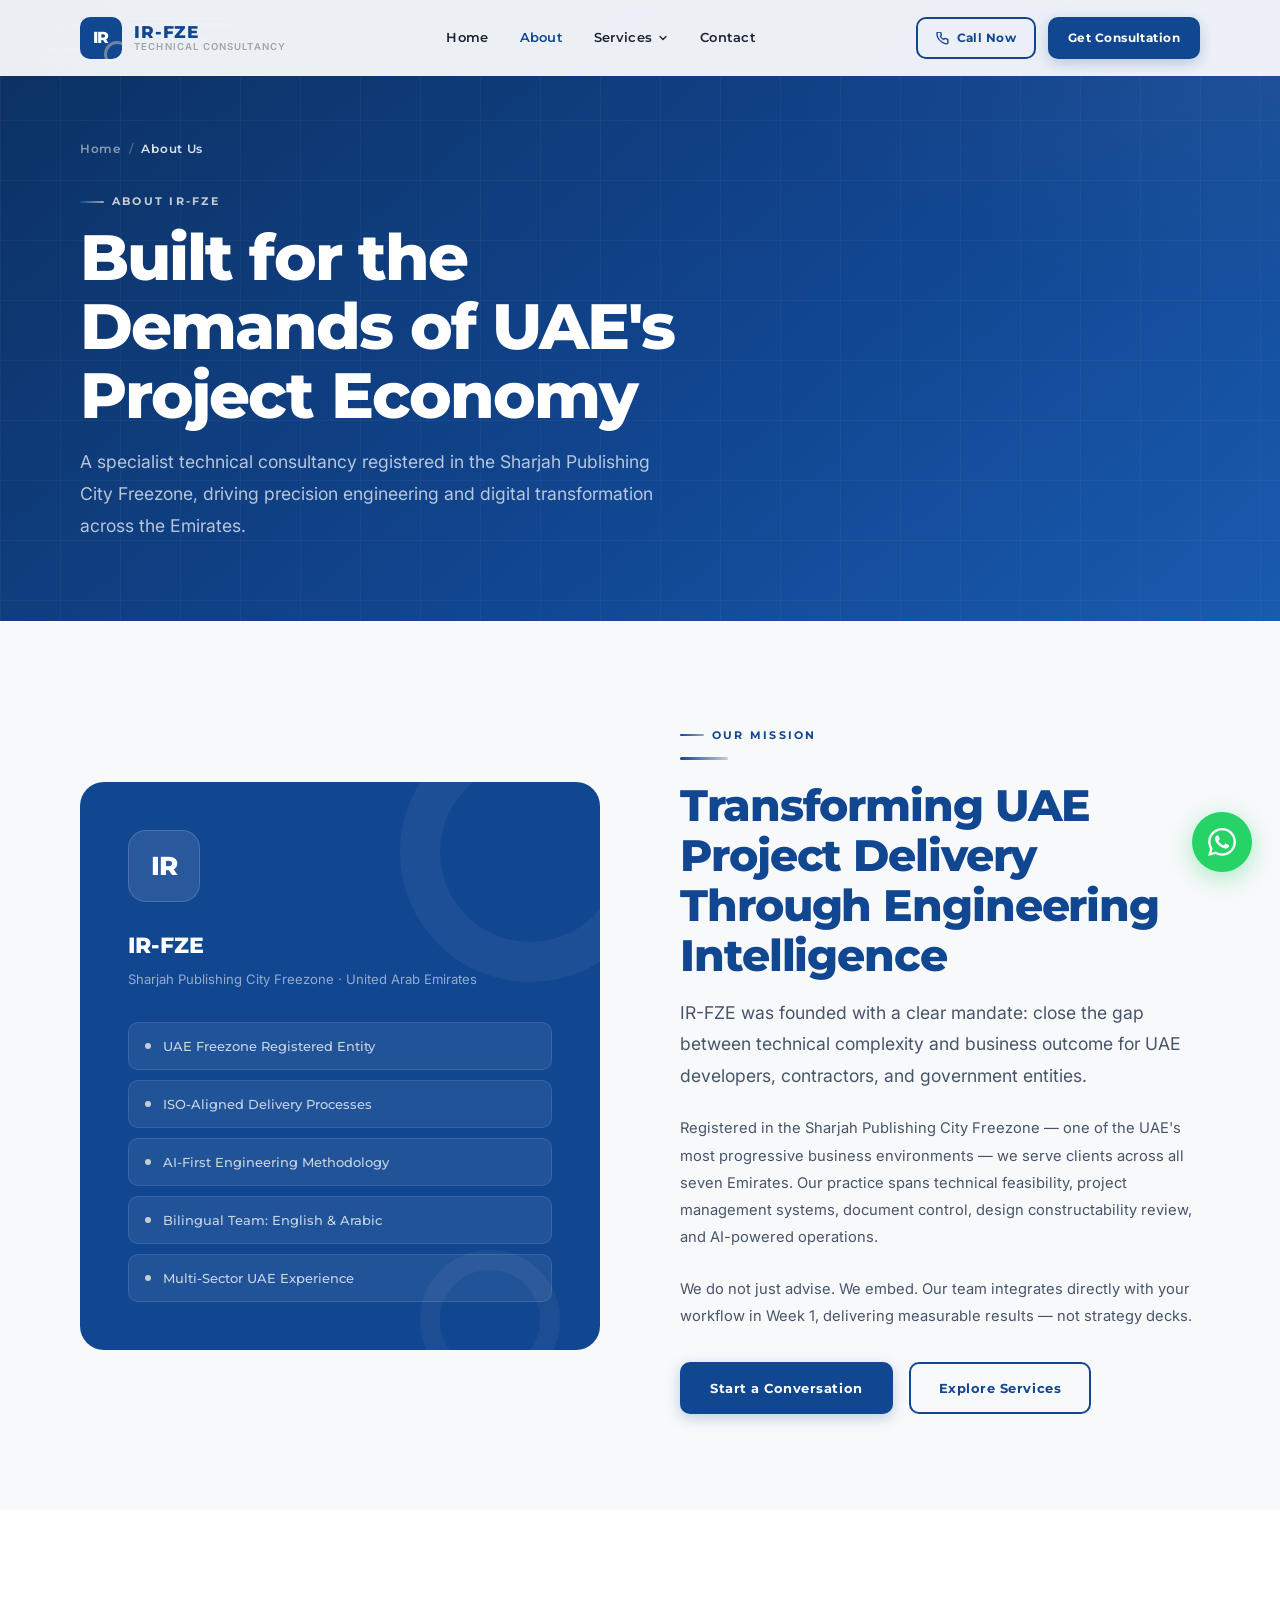
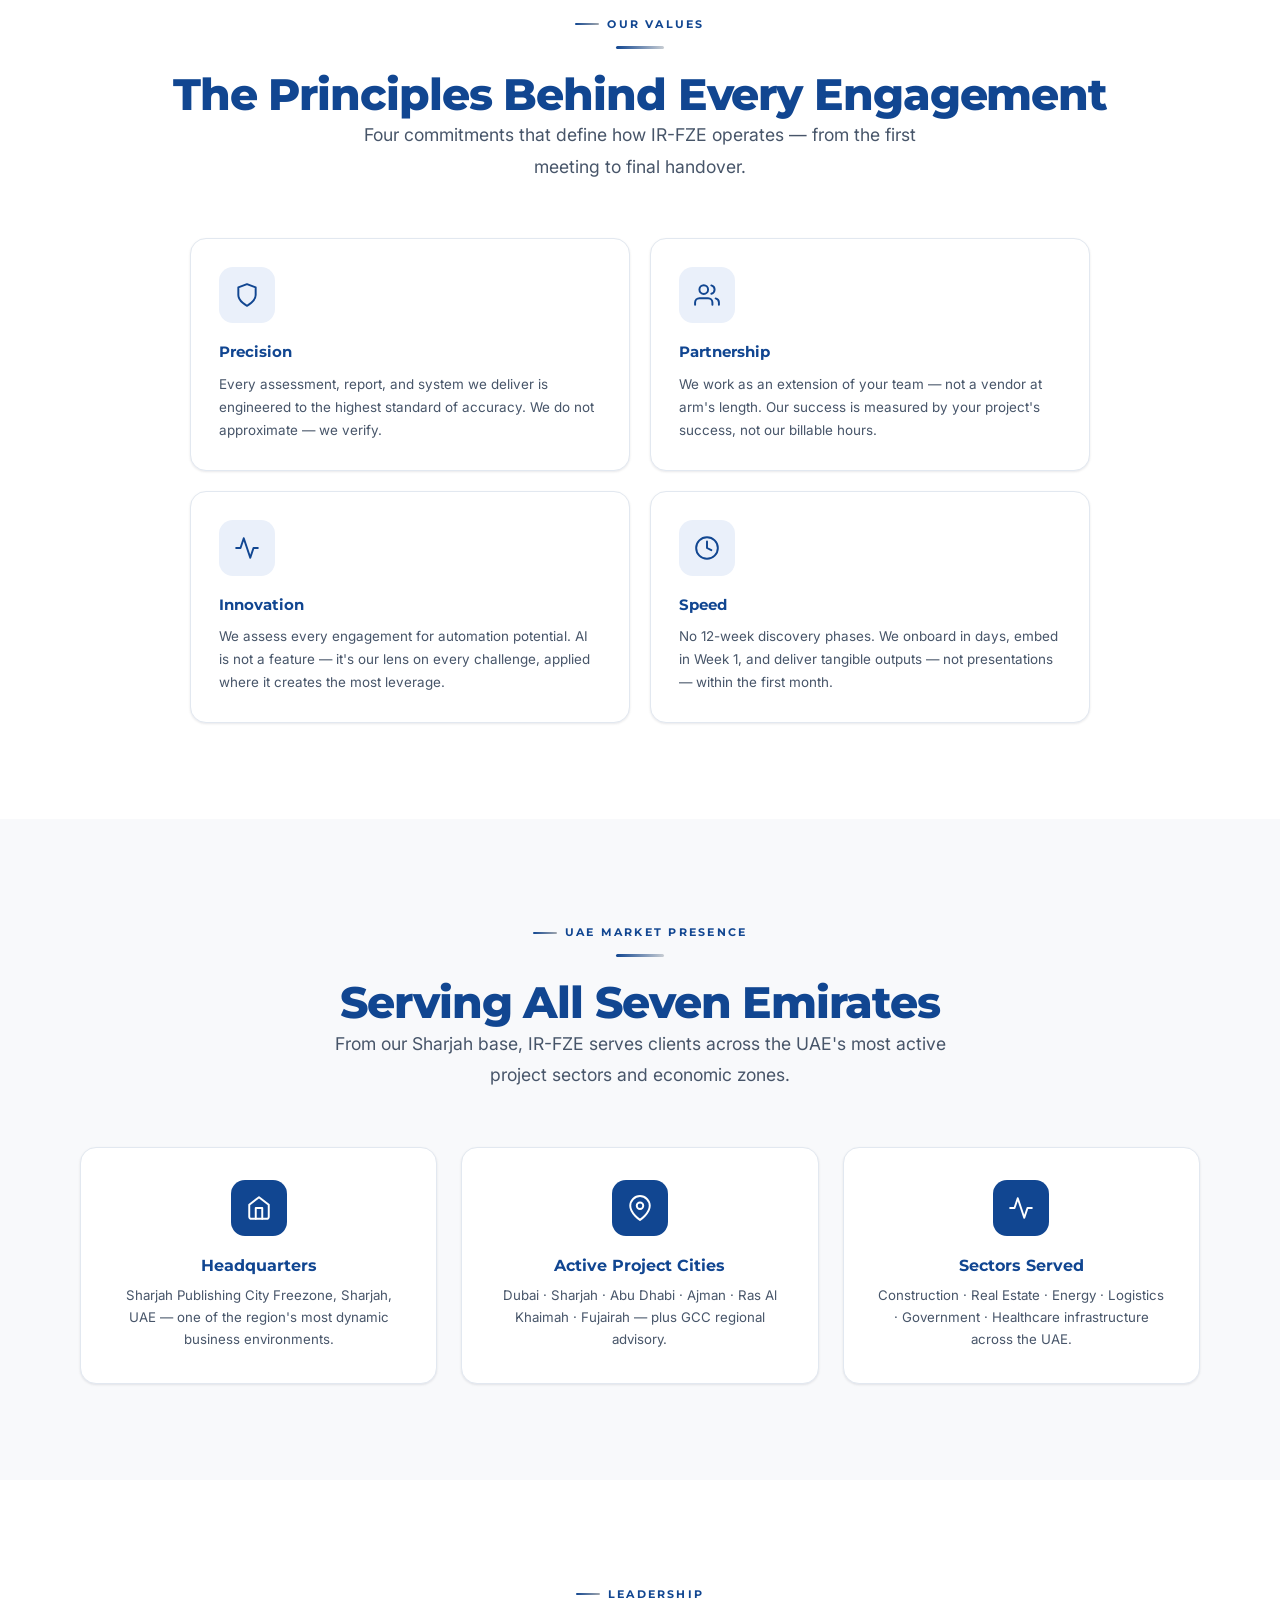
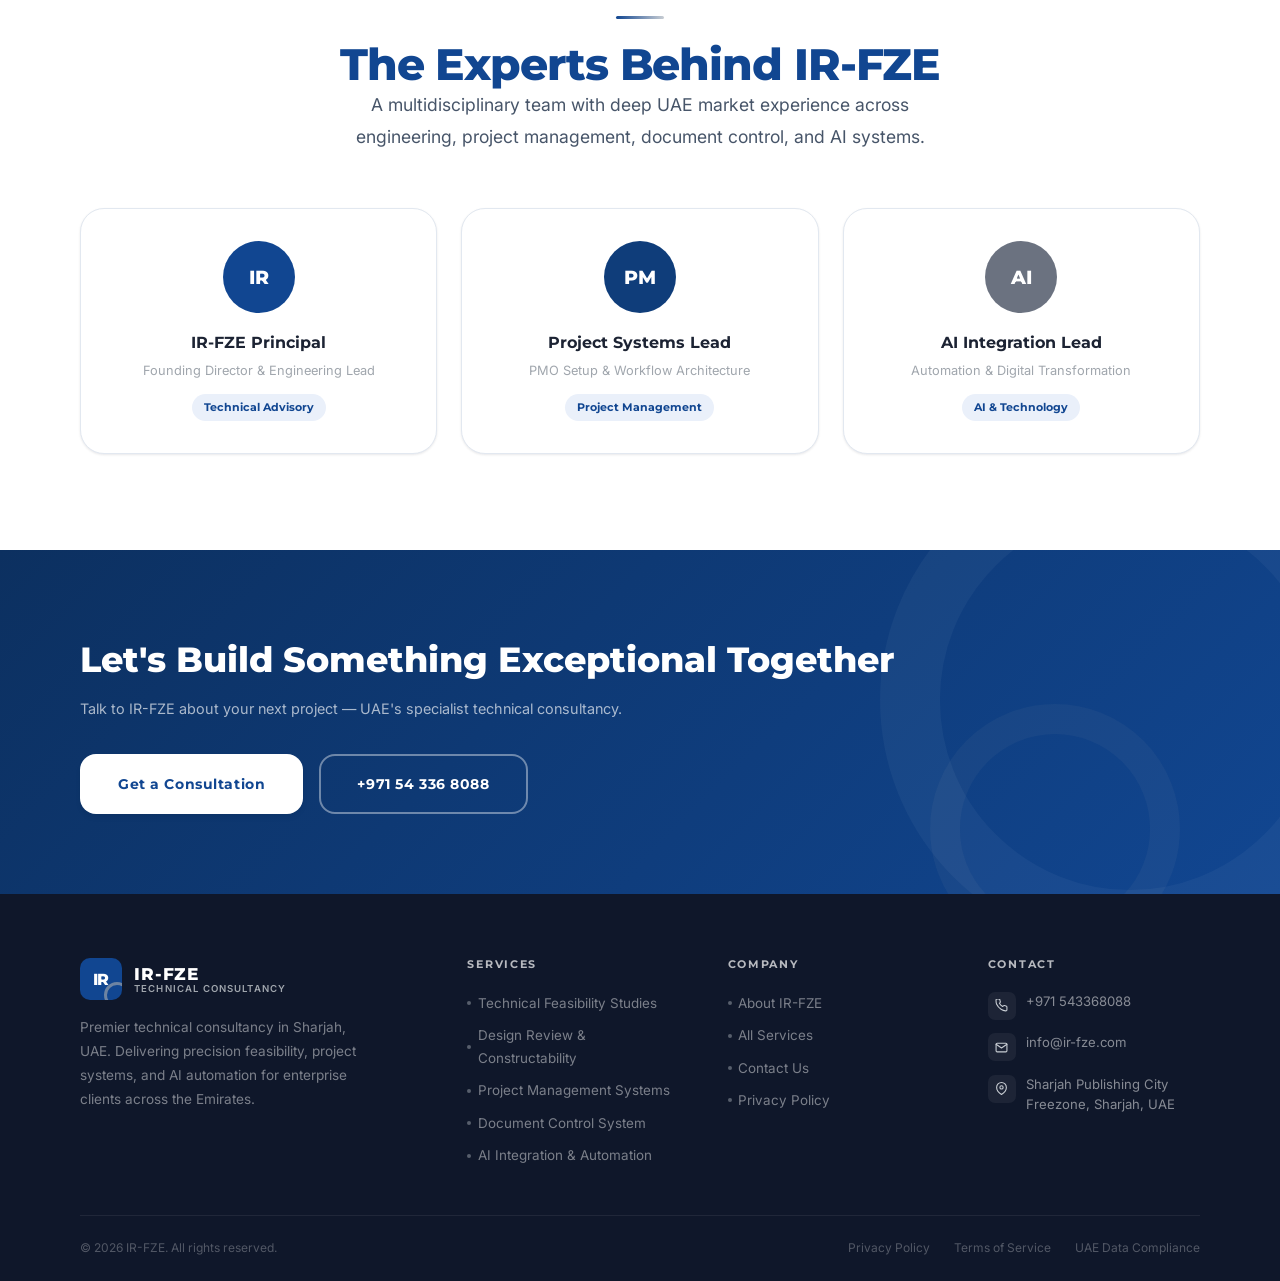
<file: about.html>
<!DOCTYPE html>
<html lang="en" dir="ltr">
<head>
  <meta charset="UTF-8" />
  <meta name="viewport" content="width=device-width, initial-scale=1.0" />
  <title>About IR-FZE | Technical Consultancy in Sharjah, UAE</title>
  <meta name="description" content="Learn about IR-FZE — a UAE engineering advisory firm registered in Sharjah Publishing City Freezone, driving digital transformation through technical feasibility, project systems and AI automation." />
  <meta name="keywords" content="about IR-FZE, consultancy Sharjah UAE, engineering advisory UAE, Sharjah Publishing City Freezone consultancy, UAE digital transformation" />
  <meta name="robots" content="index, follow" />
  <link rel="canonical" href="https://www.ir-fze.com/about.html" />
  <meta property="og:title" content="About IR-FZE | Technical Consultancy — Sharjah, UAE" />
  <meta property="og:description" content="IR-FZE is a premier UAE engineering consultancy registered in Sharjah Publishing City Freezone, specialising in digital transformation and project intelligence." />
  <meta property="og:url" content="https://www.ir-fze.com/about.html" />
  <link rel="icon" type="image/svg+xml" href="data:image/svg+xml,%3Csvg xmlns='http://www.w3.org/2000/svg' viewBox='0 0 32 32'%3E%3Crect width='32' height='32' rx='8' fill='%23114691'/%3E%3Ctext x='50%25' y='54%25' dominant-baseline='middle' text-anchor='middle' font-family='Montserrat,sans-serif' font-weight='800' font-size='13' fill='white'%3EIR%3C/text%3E%3C/svg%3E" />
  <meta name="theme-color" content="#114691" />
  <link rel="preconnect" href="https://fonts.googleapis.com" />
  <link rel="preconnect" href="https://fonts.gstatic.com" crossorigin />
  <link href="https://fonts.googleapis.com/css2?family=Montserrat:wght@400;500;600;700;800&family=Inter:wght@400;500;600&display=swap" rel="stylesheet" />
  <link rel="stylesheet" href="css/global.css" />
  <script type="application/ld+json">
  {"@context":"https://schema.org","@type":"AboutPage","name":"About IR-FZE","url":"https://www.ir-fze.com/about.html","description":"IR-FZE is a UAE technical consultancy registered in Sharjah Publishing City Freezone, specialising in engineering advisory and digital transformation.","mainEntity":{"@id":"https://www.ir-fze.com/#business"}}
  </script>
  <style>
    .about-mission { background: var(--off-white); }
    .mission-grid { display:grid; grid-template-columns:1fr 1fr; gap:5rem; align-items:center; }
    .mission-identity {
      background: var(--blue);
      border-radius: var(--radius-xl); padding: 3rem;
      position: relative; overflow: hidden;
    }
    .mission-identity::before {
      content:''; position:absolute; right:-60px; top:-60px;
      width:260px; height:260px; border-radius:50%;
      border:40px solid rgba(255,255,255,.05);
    }
    .mission-identity::after {
      content:''; position:absolute; right:40px; bottom:-40px;
      width:140px; height:140px; border-radius:50%;
      border:20px solid rgba(160,166,173,.08);
    }
    .mi-logo {
      width:72px; height:72px; border-radius:18px;
      background: rgba(255,255,255,.1); border:1px solid rgba(255,255,255,.15);
      display:flex; align-items:center; justify-content:center;
      position:relative; z-index:1; margin-bottom:1.5rem;
    }
    .mi-logo span {
      font-family:var(--font-head); font-weight:800; font-size:1.6rem;
      color:var(--white); letter-spacing:-.03em;
    }
    .mi-name {
      font-family:var(--font-head); font-size:1.4rem; font-weight:800;
      color:var(--white); margin-bottom:.25rem; position:relative; z-index:1;
    }
    .mi-sub {
      font-size:.82rem; color:rgba(255,255,255,.55); margin-bottom:2rem;
      position:relative; z-index:1;
    }
    .mi-pillars { display:flex; flex-direction:column; gap:.6rem; position:relative; z-index:1; }
    .mi-pillar {
      display:flex; align-items:center; gap:.75rem;
      background:rgba(255,255,255,.07); border:1px solid rgba(255,255,255,.1);
      border-radius:var(--radius); padding:.75rem 1rem;
    }
    .mi-pillar-dot { width:6px; height:6px; border-radius:50%; background:var(--silver-light); flex-shrink:0; }
    .mi-pillar-text { font-size:.82rem; color:rgba(255,255,255,.75); font-family:var(--font-head); font-weight:500; }

    .values-grid { display:grid; grid-template-columns:repeat(2,1fr); gap:1.25rem; }
    .value-card {
      background:var(--white); border:1px solid var(--border); border-radius:var(--radius-lg);
      padding:1.75rem; box-shadow:var(--shadow-xs);
      transition: all var(--t-base) var(--ease);
    }
    .value-card:hover { box-shadow:var(--shadow-md); transform:translateY(-3px); border-color:var(--silver-light); }
    .value-icon { margin-bottom:1rem; }
    .value-title { font-family:var(--font-head); font-size:.95rem; font-weight:700; color:var(--blue); margin-bottom:.5rem; }
    .value-desc { font-size:.84rem; color:var(--text-mid); line-height:1.7; }

    .team-grid { display:grid; grid-template-columns:repeat(3,1fr); gap:1.5rem; }
    .team-card {
      background:var(--white); border:1px solid var(--border); border-radius:var(--radius-xl);
      padding:2rem; text-align:center; box-shadow:var(--shadow-xs);
      transition:all var(--t-base);
    }
    .team-card:hover { box-shadow:var(--shadow-md); transform:translateY(-4px); }
    .team-avatar {
      width:72px; height:72px; border-radius:50%; background:var(--blue);
      display:flex; align-items:center; justify-content:center;
      font-family:var(--font-head); font-weight:800; font-size:1.2rem;
      color:var(--white); margin:0 auto 1rem;
    }
    .team-name { font-family:var(--font-head); font-size:1rem; font-weight:700; color:var(--text-dark); }
    .team-role { font-size:.8rem; color:var(--silver); margin-top:.25rem; }
    .team-dept {
      display:inline-block; margin-top:.75rem;
      background:var(--blue-xlt); color:var(--blue);
      border-radius:100px; padding:.25rem .75rem;
      font-size:.68rem; font-family:var(--font-head); font-weight:700;
    }

    .presence-row { display:grid; grid-template-columns:repeat(3,1fr); gap:1.5rem; }
    .presence-card {
      background:var(--white); border:1px solid var(--border); border-radius:var(--radius-lg);
      padding:2rem; box-shadow:var(--shadow-xs); text-align:center;
    }
    .presence-icon {
      width:56px; height:56px; border-radius:14px; background:var(--blue);
      display:flex; align-items:center; justify-content:center;
      margin:0 auto 1rem;
    }
    .presence-icon svg { width:26px; height:26px; stroke:var(--white); }
    .presence-title { font-family:var(--font-head); font-size:1rem; font-weight:700; color:var(--blue); margin-bottom:.4rem; }
    .presence-desc { font-size:.83rem; color:var(--text-mid); line-height:1.65; }

    @media(max-width:900px) {
      .mission-grid { grid-template-columns:1fr; }
      .values-grid  { grid-template-columns:1fr; }
      .team-grid    { grid-template-columns:repeat(2,1fr); }
      .presence-row { grid-template-columns:1fr; }
    }
    @media(max-width:560px) {
      .team-grid { grid-template-columns:1fr; }
    }
  </style>
</head>
<body>

<!-- NAV -->
<nav id="navbar" aria-label="Main navigation">
  <div class="nav-wrap">
    <a href="index.html" class="nav-logo" aria-label="IR-FZE Home">
      <div class="logo-box"><span>IR</span></div>
      <div class="logo-meta"><strong>IR-FZE</strong><small>Technical Consultancy</small></div>
    </a>
    <ul class="nav-links" role="menubar">
      <li class="nav-item"><a href="index.html"  class="nav-link">Home</a></li>
      <li class="nav-item"><a href="about.html"  class="nav-link active">About</a></li>
      <li class="nav-item has-mega">
        <a href="services.html" class="nav-link" aria-haspopup="true">Services <svg viewBox="0 0 24 24" fill="none" stroke-width="2.5" stroke-linecap="round" stroke-linejoin="round" aria-hidden="true"><path d="M6 9l6 6 6-6"/></svg></a>
        <div class="mega-menu">
          <div class="mega-services">
            <a href="service-feasibility.html" class="mega-service-link"><div class="mega-service-icon"><svg viewBox="0 0 24 24" fill="none" stroke-width="1.8" stroke-linecap="round" stroke-linejoin="round"><path d="M9 11l3 3L22 4"/><path d="M21 12v7a2 2 0 01-2 2H5a2 2 0 01-2-2V5a2 2 0 012-2h11"/></svg></div><div><div class="mega-service-title">Technical Feasibility Studies</div><div class="mega-service-desc">Risk assessments & advisory reports</div></div></a>
            <a href="service-design-review.html" class="mega-service-link"><div class="mega-service-icon"><svg viewBox="0 0 24 24" fill="none" stroke-width="1.8" stroke-linecap="round" stroke-linejoin="round"><circle cx="11" cy="11" r="8"/><path d="M21 21l-4.35-4.35"/></svg></div><div><div class="mega-service-title">Design Review & Constructability</div><div class="mega-service-desc">Document review & gap analysis</div></div></a>
            <a href="service-pms.html" class="mega-service-link"><div class="mega-service-icon"><svg viewBox="0 0 24 24" fill="none" stroke-width="1.8" stroke-linecap="round" stroke-linejoin="round"><rect x="3" y="3" width="18" height="18" rx="2"/><path d="M3 9h18M9 21V9"/></svg></div><div><div class="mega-service-title">Project Management Systems</div><div class="mega-service-desc">PMO setup & workflow alignment</div></div></a>
            <a href="service-document-control.html" class="mega-service-link"><div class="mega-service-icon"><svg viewBox="0 0 24 24" fill="none" stroke-width="1.8" stroke-linecap="round" stroke-linejoin="round"><path d="M14 2H6a2 2 0 00-2 2v16a2 2 0 002 2h12a2 2 0 002-2V8z"/><polyline points="14,2 14,8 20,8"/></svg></div><div><div class="mega-service-title">Document Control System</div><div class="mega-service-desc">Setup, procedures & training</div></div></a>
            <a href="service-ai.html" class="mega-service-link"><div class="mega-service-icon"><svg viewBox="0 0 24 24" fill="none" stroke-width="1.8" stroke-linecap="round" stroke-linejoin="round"><path d="M12 2a10 10 0 100 20 10 10 0 000-20z"/><path d="M12 6v6l4 2"/></svg></div><div><div class="mega-service-title">AI Integration & Automation</div><div class="mega-service-desc">Dashboards, chatbots & task automation</div></div></a>
          </div>
          <div class="mega-promo">
            <div><div class="mega-promo-label">Featured Service</div><div class="mega-promo-title">AI Automation for UAE Enterprises</div><div class="mega-promo-body">Reduce operational manpower by up to 60% with intelligent dashboards, automated workflows and custom AI chatbots.</div></div>
            <a href="service-ai.html" class="mega-view-all">Explore AI Services <svg viewBox="0 0 24 24" fill="none" stroke-width="2.5" stroke-linecap="round" stroke-linejoin="round"><path d="M5 12h14M12 5l7 7-7 7"/></svg></a>
          </div>
        </div>
      </li>
      <li class="nav-item"><a href="contact.html" class="nav-link">Contact</a></li>
    </ul>
    <div class="nav-actions">
      <a href="tel:+971543368088" class="btn btn-ghost btn-sm"><svg width="13" height="13" viewBox="0 0 24 24" fill="none" stroke="currentColor" stroke-width="2.5" stroke-linecap="round" stroke-linejoin="round" aria-hidden="true"><path d="M22 16.92v3a2 2 0 01-2.18 2 19.79 19.79 0 01-8.63-3.07A19.5 19.5 0 013.07 9.8 19.79 19.79 0 012 1.18 2 2 0 014 0h3a2 2 0 012 1.72c.13.96.36 1.9.7 2.81a2 2 0 01-.45 2.11L8.09 7.91a16 16 0 006 6l1.27-1.27a2 2 0 012.11-.45c.91.34 1.85.57 2.81.7A2 2 0 0122 14.92z"/></svg> Call Now</a>
      <a href="contact.html" class="btn btn-primary btn-sm">Get Consultation</a>
    </div>
    <button class="hamburger" id="hamburger" aria-label="Toggle menu" aria-expanded="false"><span></span><span></span><span></span></button>
  </div>
  <div class="mobile-drawer" id="mobile-drawer">
    <a href="index.html">Home</a>
    <span class="drawer-section-label">Services</span>
    <a href="service-feasibility.html">— Technical Feasibility Studies</a>
    <a href="service-design-review.html">— Design Review & Constructability</a>
    <a href="service-pms.html">— Project Management Systems</a>
    <a href="service-document-control.html">— Document Control System</a>
    <a href="service-ai.html">— AI Integration & Automation</a>
    <a href="about.html">About Us</a>
    <a href="contact.html">Contact</a>
    <a href="contact.html" class="btn btn-primary drawer-cta">Get a Consultation</a>
  </div>
</nav>

<!-- PAGE HERO -->
<section class="page-hero" aria-label="About page hero">
  <div class="page-hero-grid" aria-hidden="true"></div>
  <div class="container page-hero-inner">
    <nav class="page-breadcrumb" aria-label="Breadcrumb">
      <a href="index.html">Home</a><span aria-hidden="true">/</span><span class="current">About Us</span>
    </nav>
    <span class="eyebrow" style="color:var(--silver-light);">About IR-FZE</span>
    <h1 class="h1" style="color:var(--white);max-width:700px;margin-bottom:1rem;">Built for the Demands of UAE's Project Economy</h1>
    <p class="lead" style="color:rgba(255,255,255,.7);max-width:600px;">A specialist technical consultancy registered in the Sharjah Publishing City Freezone, driving precision engineering and digital transformation across the Emirates.</p>
  </div>
</section>

<!-- MISSION & IDENTITY -->
<section class="about-mission section-py" aria-labelledby="mission-heading">
  <div class="container">
    <div class="mission-grid">
      <div class="reveal-left">
        <div class="mission-identity">
          <div class="mi-logo"><span>IR</span></div>
          <div class="mi-name">IR-FZE</div>
          <div class="mi-sub">Sharjah Publishing City Freezone · United Arab Emirates</div>
          <div class="mi-pillars">
            <div class="mi-pillar"><div class="mi-pillar-dot"></div><div class="mi-pillar-text">UAE Freezone Registered Entity</div></div>
            <div class="mi-pillar"><div class="mi-pillar-dot"></div><div class="mi-pillar-text">ISO-Aligned Delivery Processes</div></div>
            <div class="mi-pillar"><div class="mi-pillar-dot"></div><div class="mi-pillar-text">AI-First Engineering Methodology</div></div>
            <div class="mi-pillar"><div class="mi-pillar-dot"></div><div class="mi-pillar-text">Bilingual Team: English & Arabic</div></div>
            <div class="mi-pillar"><div class="mi-pillar-dot"></div><div class="mi-pillar-text">Multi-Sector UAE Experience</div></div>
          </div>
        </div>
      </div>
      <div class="reveal-right">
        <span class="eyebrow">Our Mission</span>
        <div class="rule"></div>
        <h2 class="h2 text-blue" id="mission-heading" style="margin-bottom:1rem;">Transforming UAE Project Delivery Through Engineering Intelligence</h2>
        <p class="lead" style="margin-bottom:1.5rem;">IR-FZE was founded with a clear mandate: close the gap between technical complexity and business outcome for UAE developers, contractors, and government entities.</p>
        <p style="font-size:.92rem;color:var(--text-mid);line-height:1.85;margin-bottom:1.5rem;">Registered in the Sharjah Publishing City Freezone — one of the UAE's most progressive business environments — we serve clients across all seven Emirates. Our practice spans technical feasibility, project management systems, document control, design constructability review, and AI-powered operations.</p>
        <p style="font-size:.92rem;color:var(--text-mid);line-height:1.85;margin-bottom:2rem;">We do not just advise. We embed. Our team integrates directly with your workflow in Week 1, delivering measurable results — not strategy decks.</p>
        <div style="display:flex;gap:1rem;flex-wrap:wrap;">
          <a href="contact.html" class="btn btn-primary">Start a Conversation</a>
          <a href="services.html" class="btn btn-ghost">Explore Services</a>
        </div>
      </div>
    </div>
  </div>
</section>

<!-- VALUES -->
<section class="section-py" style="background:var(--white);" aria-labelledby="values-heading">
  <div class="container">
    <div class="section-header centered reveal">
      <span class="eyebrow">Our Values</span>
      <div class="rule centered"></div>
      <h2 class="h2 text-blue" id="values-heading">The Principles Behind Every Engagement</h2>
      <p class="lead">Four commitments that define how IR-FZE operates — from the first meeting to final handover.</p>
    </div>
    <div class="values-grid" style="max-width:900px;margin-inline:auto;">
      <div class="value-card reveal delay-1">
        <div class="value-icon"><div class="icon-box icon-box-blue"><svg viewBox="0 0 24 24" fill="none" stroke-width="1.8" stroke-linecap="round" stroke-linejoin="round"><path d="M12 22s8-4 8-10V5l-8-3-8 3v7c0 6 8 10 8 10z"/></svg></div></div>
        <div class="value-title">Precision</div>
        <div class="value-desc">Every assessment, report, and system we deliver is engineered to the highest standard of accuracy. We do not approximate — we verify.</div>
      </div>
      <div class="value-card reveal delay-2">
        <div class="value-icon"><div class="icon-box icon-box-blue"><svg viewBox="0 0 24 24" fill="none" stroke-width="1.8" stroke-linecap="round" stroke-linejoin="round"><path d="M17 21v-2a4 4 0 00-4-4H5a4 4 0 00-4 4v2"/><circle cx="9" cy="7" r="4"/><path d="M23 21v-2a4 4 0 00-3-3.87M16 3.13a4 4 0 010 7.75"/></svg></div></div>
        <div class="value-title">Partnership</div>
        <div class="value-desc">We work as an extension of your team — not a vendor at arm's length. Our success is measured by your project's success, not our billable hours.</div>
      </div>
      <div class="value-card reveal delay-3">
        <div class="value-icon"><div class="icon-box icon-box-blue"><svg viewBox="0 0 24 24" fill="none" stroke-width="1.8" stroke-linecap="round" stroke-linejoin="round"><path d="M22 12h-4l-3 9L9 3l-3 9H2"/></svg></div></div>
        <div class="value-title">Innovation</div>
        <div class="value-desc">We assess every engagement for automation potential. AI is not a feature — it's our lens on every challenge, applied where it creates the most leverage.</div>
      </div>
      <div class="value-card reveal delay-4">
        <div class="value-icon"><div class="icon-box icon-box-blue"><svg viewBox="0 0 24 24" fill="none" stroke-width="1.8" stroke-linecap="round" stroke-linejoin="round"><circle cx="12" cy="12" r="10"/><path d="M12 6v6l4 2"/></svg></div></div>
        <div class="value-title">Speed</div>
        <div class="value-desc">No 12-week discovery phases. We onboard in days, embed in Week 1, and deliver tangible outputs — not presentations — within the first month.</div>
      </div>
    </div>
  </div>
</section>

<!-- MARKET PRESENCE -->
<section class="section-py" style="background:var(--off-white);" aria-labelledby="presence-heading">
  <div class="container">
    <div class="section-header centered reveal">
      <span class="eyebrow">UAE Market Presence</span>
      <div class="rule centered"></div>
      <h2 class="h2 text-blue" id="presence-heading">Serving All Seven Emirates</h2>
      <p class="lead">From our Sharjah base, IR-FZE serves clients across the UAE's most active project sectors and economic zones.</p>
    </div>
    <div class="presence-row">
      <div class="presence-card reveal delay-1">
        <div class="presence-icon"><svg viewBox="0 0 24 24" fill="none" stroke-width="1.8" stroke-linecap="round" stroke-linejoin="round"><path d="M3 9l9-7 9 7v11a2 2 0 01-2 2H5a2 2 0 01-2-2z"/><polyline points="9,22 9,12 15,12 15,22"/></svg></div>
        <div class="presence-title">Headquarters</div>
        <div class="presence-desc">Sharjah Publishing City Freezone, Sharjah, UAE — one of the region's most dynamic business environments.</div>
      </div>
      <div class="presence-card reveal delay-2">
        <div class="presence-icon"><svg viewBox="0 0 24 24" fill="none" stroke-width="1.8" stroke-linecap="round" stroke-linejoin="round"><path d="M21 10c0 7-9 13-9 13s-9-6-9-13a9 9 0 0118 0z"/><circle cx="12" cy="10" r="3"/></svg></div>
        <div class="presence-title">Active Project Cities</div>
        <div class="presence-desc">Dubai · Sharjah · Abu Dhabi · Ajman · Ras Al Khaimah · Fujairah — plus GCC regional advisory.</div>
      </div>
      <div class="presence-card reveal delay-3">
        <div class="presence-icon"><svg viewBox="0 0 24 24" fill="none" stroke-width="1.8" stroke-linecap="round" stroke-linejoin="round"><path d="M22 12h-4l-3 9L9 3l-3 9H2"/></svg></div>
        <div class="presence-title">Sectors Served</div>
        <div class="presence-desc">Construction · Real Estate · Energy · Logistics · Government · Healthcare infrastructure across the UAE.</div>
      </div>
    </div>
  </div>
</section>

<!-- TEAM -->
<section class="section-py" style="background:var(--white);" aria-labelledby="team-heading">
  <div class="container">
    <div class="section-header centered reveal">
      <span class="eyebrow">Leadership</span>
      <div class="rule centered"></div>
      <h2 class="h2 text-blue" id="team-heading">The Experts Behind IR-FZE</h2>
      <p class="lead">A multidisciplinary team with deep UAE market experience across engineering, project management, document control, and AI systems.</p>
    </div>
    <div class="team-grid">
      <div class="team-card reveal delay-1">
        <div class="team-avatar">IR</div>
        <div class="team-name">IR-FZE Principal</div>
        <div class="team-role">Founding Director & Engineering Lead</div>
        <div class="team-dept">Technical Advisory</div>
      </div>
      <div class="team-card reveal delay-2">
        <div class="team-avatar" style="background:var(--blue-mid);">PM</div>
        <div class="team-name">Project Systems Lead</div>
        <div class="team-role">PMO Setup & Workflow Architecture</div>
        <div class="team-dept">Project Management</div>
      </div>
      <div class="team-card reveal delay-3">
        <div class="team-avatar" style="background:var(--silver-dark);">AI</div>
        <div class="team-name">AI Integration Lead</div>
        <div class="team-role">Automation & Digital Transformation</div>
        <div class="team-dept">AI & Technology</div>
      </div>
    </div>
  </div>
</section>

<!-- CTA BAND -->
<section class="cta-band" aria-label="Call to action">
  <div class="container">
    <div class="cta-band-inner">
      <div class="reveal-left">
        <div class="cta-band-title">Let's Build Something Exceptional Together</div>
        <div class="cta-band-sub">Talk to IR-FZE about your next project — UAE's specialist technical consultancy.</div>
      </div>
      <div class="cta-band-actions reveal-right">
        <a href="contact.html" class="btn btn-white btn-lg">Get a Consultation</a>
        <a href="tel:+971543368088" class="btn btn-outline-white btn-lg">+971 54 336 8088</a>
      </div>
    </div>
  </div>
</section>

<!-- FOOTER -->
<footer>
  <div class="container">
    <div class="footer-upper">
      <div class="footer-grid">
        <div class="footer-brand">
          <a href="index.html" class="nav-logo" style="margin-bottom:.75rem;"><div class="logo-box"><span>IR</span></div><div class="logo-meta"><strong>IR-FZE</strong><small>Technical Consultancy</small></div></a>
          <p class="footer-tagline">Premier technical consultancy in Sharjah, UAE. Delivering precision feasibility, project systems, and AI automation for enterprise clients across the Emirates.</p>
        </div>
        <div class="footer-col">
          <h5>Services</h5>
          <ul class="footer-links">
            <li><a href="service-feasibility.html">Technical Feasibility Studies</a></li>
            <li><a href="service-design-review.html">Design Review & Constructability</a></li>
            <li><a href="service-pms.html">Project Management Systems</a></li>
            <li><a href="service-document-control.html">Document Control System</a></li>
            <li><a href="service-ai.html">AI Integration & Automation</a></li>
          </ul>
        </div>
        <div class="footer-col">
          <h5>Company</h5>
          <ul class="footer-links">
            <li><a href="about.html">About IR-FZE</a></li>
            <li><a href="services.html">All Services</a></li>
            <li><a href="contact.html">Contact Us</a></li>
            <li><a href="#">Privacy Policy</a></li>
          </ul>
        </div>
        <div class="footer-col">
          <h5>Contact</h5>
          <address>
            <div class="footer-contact-item"><div class="footer-contact-icon"><svg viewBox="0 0 24 24" fill="none" stroke-width="2" stroke-linecap="round" stroke-linejoin="round"><path d="M22 16.92v3a2 2 0 01-2.18 2 19.79 19.79 0 01-8.63-3.07A19.5 19.5 0 013.07 9.8 19.79 19.79 0 012 1.18 2 2 0 014 0h3a2 2 0 012 1.72c.13.96.36 1.9.7 2.81a2 2 0 01-.45 2.11L8.09 7.91a16 16 0 006 6l1.27-1.27a2 2 0 012.11-.45c.91.34 1.85.57 2.81.7A2 2 0 0122 14.92z"/></svg></div><a href="tel:+971543368088">+971 543368088</a></div>
            <div class="footer-contact-item"><div class="footer-contact-icon"><svg viewBox="0 0 24 24" fill="none" stroke-width="2" stroke-linecap="round" stroke-linejoin="round"><path d="M4 4h16c1.1 0 2 .9 2 2v12c0 1.1-.9 2-2 2H4c-1.1 0-2-.9-2-2V6c0-1.1.9-2 2-2z"/><polyline points="22,6 12,13 2,6"/></svg></div><a href="mailto:info@ir-fze.com">info@ir-fze.com</a></div>
            <div class="footer-contact-item"><div class="footer-contact-icon"><svg viewBox="0 0 24 24" fill="none" stroke-width="2" stroke-linecap="round" stroke-linejoin="round"><path d="M21 10c0 7-9 13-9 13s-9-6-9-13a9 9 0 0118 0z"/><circle cx="12" cy="10" r="3"/></svg></div><span>Sharjah Publishing City Freezone, Sharjah, UAE</span></div>
          </address>
        </div>
      </div>
    </div>
    <div class="footer-lower">
      <p>&copy; <span class="js-year"></span> IR-FZE. All rights reserved.</p>
      <div class="footer-legal"><a href="#">Privacy Policy</a><a href="#">Terms of Service</a><a href="#">UAE Data Compliance</a></div>
    </div>
  </div>
</footer>

<a href="https://wa.me/971543368088?text=Hello%20IR-FZE%2C%20I%20am%20interested%20in%20your%20consultancy%20services." class="wa-fab" target="_blank" rel="noopener noreferrer" aria-label="Chat on WhatsApp">
  <span class="wa-fab-icon"><svg viewBox="0 0 24 24" xmlns="http://www.w3.org/2000/svg" aria-hidden="true"><path d="M17.472 14.382c-.297-.149-1.758-.867-2.03-.967-.273-.099-.471-.148-.67.15-.197.297-.767.966-.94 1.164-.173.199-.347.223-.644.075-.297-.15-1.255-.463-2.39-1.475-.883-.788-1.48-1.761-1.653-2.059-.173-.297-.018-.458.13-.606.134-.133.298-.347.446-.52.149-.174.198-.298.298-.497.099-.198.05-.371-.025-.52-.075-.149-.669-1.612-.916-2.207-.242-.579-.487-.5-.669-.51-.173-.008-.371-.01-.57-.01-.198 0-.52.074-.792.372-.272.297-1.04 1.016-1.04 2.479 0 1.462 1.065 2.875 1.213 3.074.149.198 2.096 3.2 5.077 4.487.709.306 1.262.489 1.694.625.712.227 1.36.195 1.871.118.571-.085 1.758-.719 2.006-1.413.248-.694.248-1.289.173-1.413-.074-.124-.272-.198-.57-.347m-5.421 7.403h-.004a9.87 9.87 0 01-5.031-1.378l-.361-.214-3.741.982.998-3.648-.235-.374a9.86 9.86 0 01-1.51-5.26c.001-5.45 4.436-9.884 9.888-9.884 2.64 0 5.122 1.03 6.988 2.898a9.825 9.825 0 012.893 6.994c-.003 5.45-4.437 9.884-9.885 9.884m8.413-18.297A11.815 11.815 0 0012.05 0C5.495 0 .16 5.335.157 11.892c0 2.096.547 4.142 1.588 5.945L.057 24l6.305-1.654a11.882 11.882 0 005.683 1.448h.005c6.554 0 11.89-5.335 11.893-11.893a11.821 11.821 0 00-3.48-8.413z"/></svg></span>
  <span class="wa-fab-label">Chat on WhatsApp</span>
</a>

<script src="js/global.js"></script>
</body>
</html>
</file>
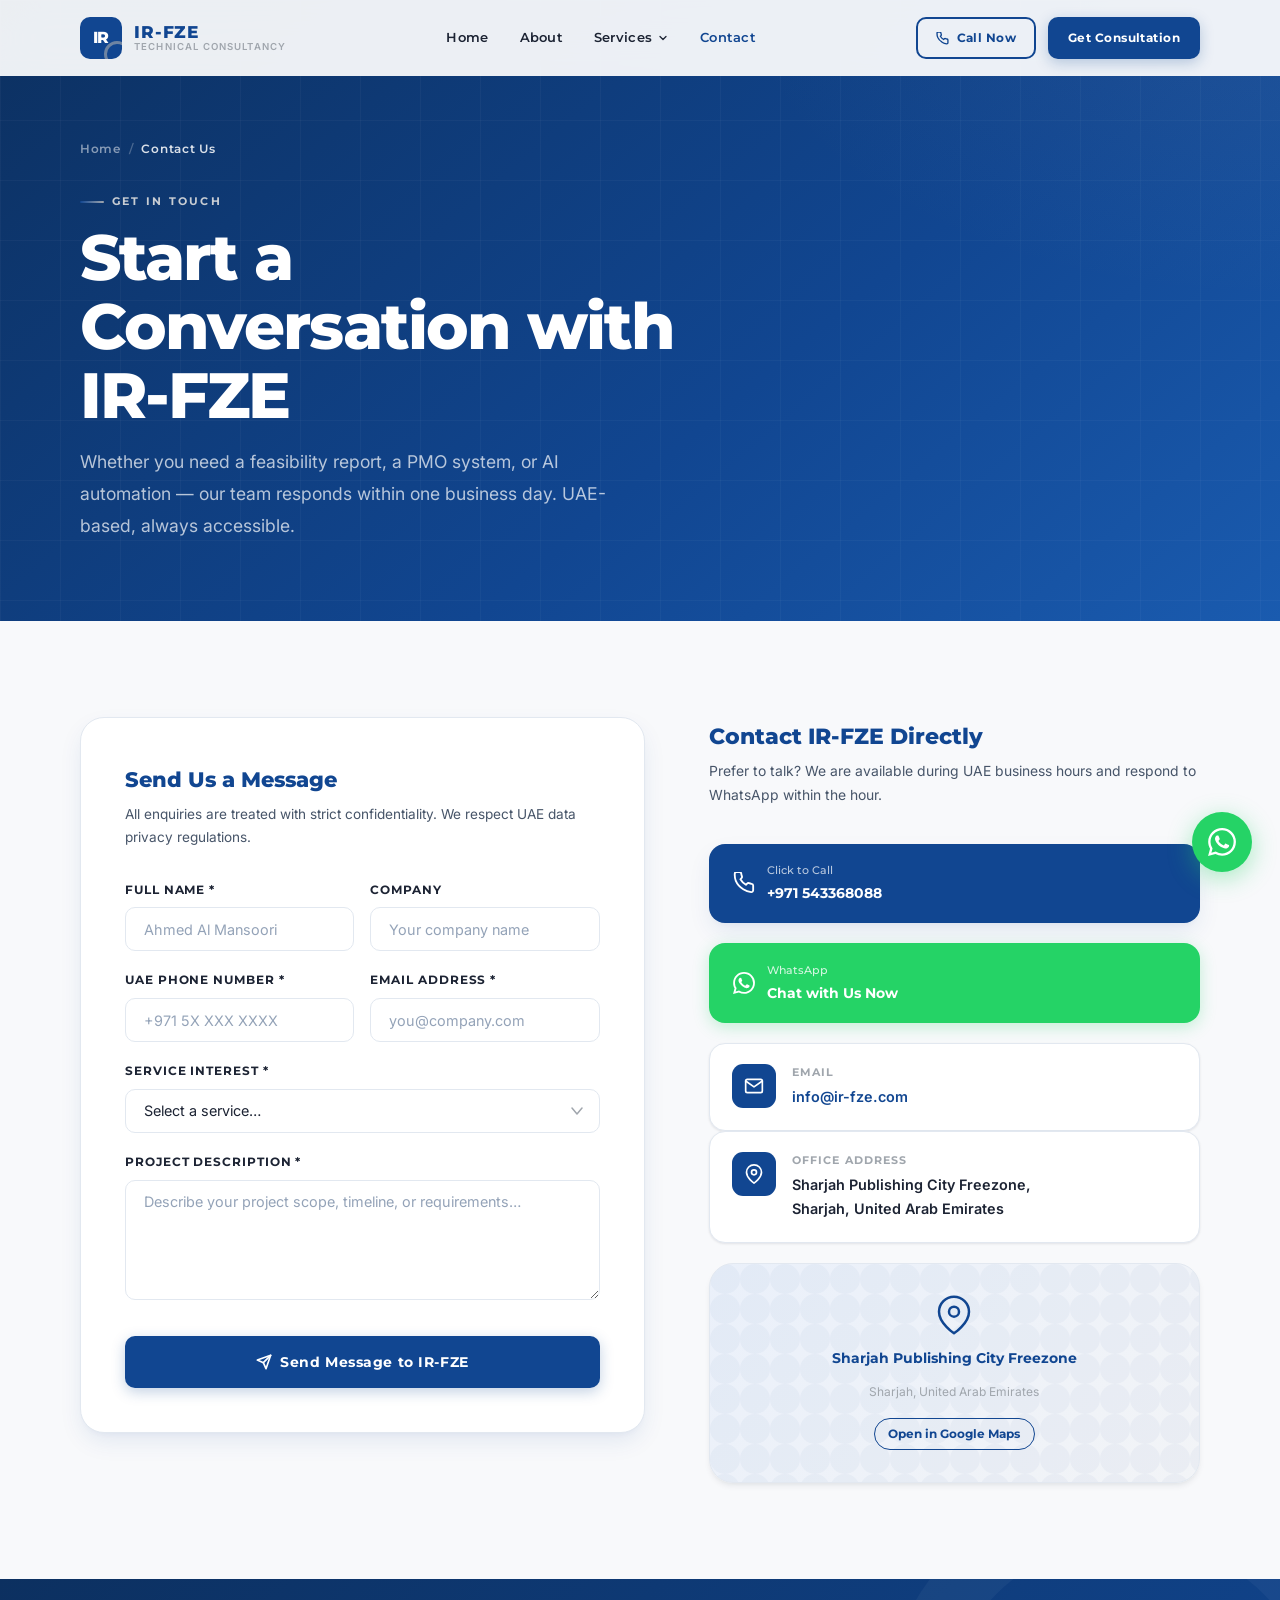
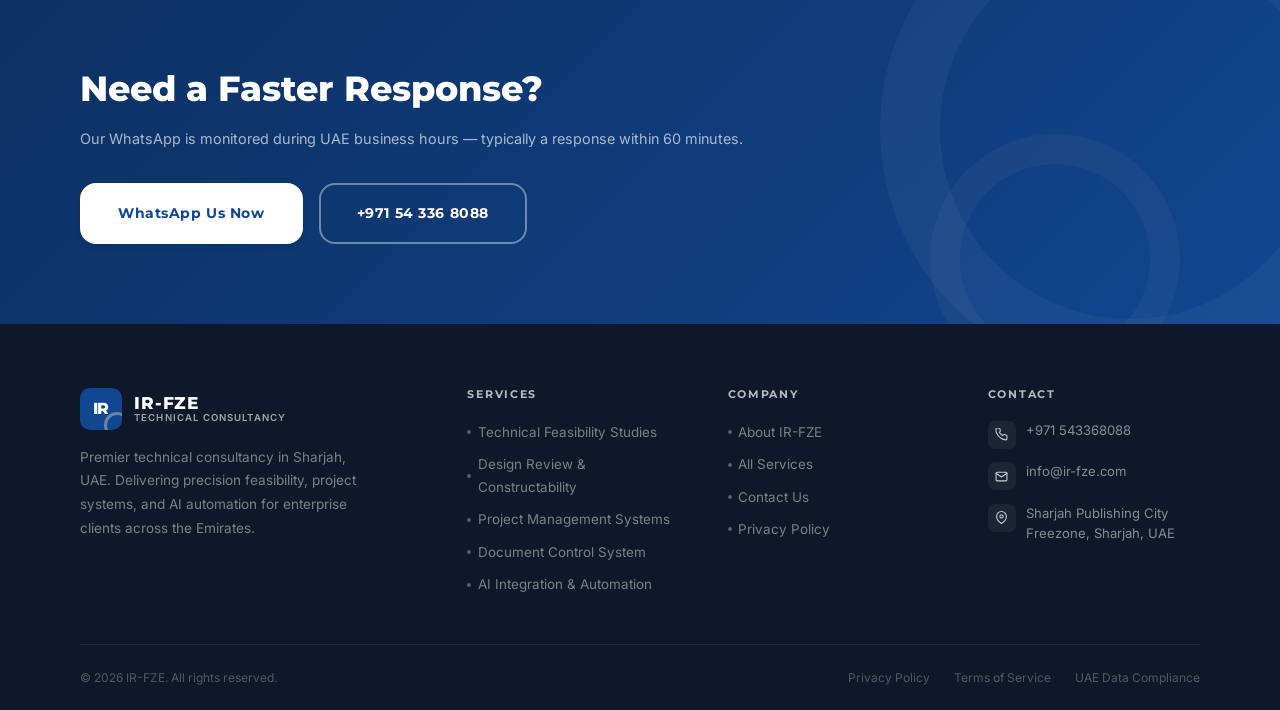
<file: contact.html>
<!DOCTYPE html>
<html lang="en" dir="ltr">
<head>
  <meta charset="UTF-8" />
  <meta name="viewport" content="width=device-width, initial-scale=1.0" />
  <title>Contact IR-FZE | Consultancy in Sharjah, UAE — +971 543368088</title>
  <meta name="description" content="Contact IR-FZE for technical feasibility, project management, AI automation, and UAE engineering advisory. Call +971 543368088 or email info@ir-fze.com. Sharjah Publishing City Freezone." />
  <meta name="keywords" content="contact IR-FZE, consultancy Sharjah UAE, UAE engineering advisory contact, +971 543368088, info@ir-fze.com" />
  <meta name="robots" content="index, follow" />
  <link rel="canonical" href="https://www.ir-fze.com/contact.html" />
  <meta property="og:title" content="Contact IR-FZE | UAE Technical Consultancy — Sharjah" />
  <meta property="og:description" content="Reach IR-FZE via phone, email or WhatsApp. Based in Sharjah Publishing City Freezone, UAE." />
  <link rel="icon" type="image/svg+xml" href="data:image/svg+xml,%3Csvg xmlns='http://www.w3.org/2000/svg' viewBox='0 0 32 32'%3E%3Crect width='32' height='32' rx='8' fill='%23114691'/%3E%3Ctext x='50%25' y='54%25' dominant-baseline='middle' text-anchor='middle' font-family='Montserrat,sans-serif' font-weight='800' font-size='13' fill='white'%3EIR%3C/text%3E%3C/svg%3E" />
  <meta name="theme-color" content="#114691" />
  <link rel="preconnect" href="https://fonts.googleapis.com" />
  <link rel="preconnect" href="https://fonts.gstatic.com" crossorigin />
  <link href="https://fonts.googleapis.com/css2?family=Montserrat:wght@400;500;600;700;800&family=Inter:wght@400;500;600&display=swap" rel="stylesheet" />
  <link rel="stylesheet" href="css/global.css" />
  <script type="application/ld+json">
  {"@context":"https://schema.org","@type":"ContactPage","name":"Contact IR-FZE","url":"https://www.ir-fze.com/contact.html","mainEntity":{"@id":"https://www.ir-fze.com/#business"}}
  </script>
  <style>
    #contact-section { background: var(--off-white); }
    .contact-layout {
      display: grid; grid-template-columns: 1.15fr 1fr; gap: 4rem; align-items: start;
    }
    .contact-form-panel {
      background: var(--white); border-radius: var(--radius-xl);
      padding: 2.75rem; box-shadow: var(--shadow-md);
      border: 1px solid var(--border);
    }
    .cfp-title { font-family: var(--font-head); font-size: 1.3rem; font-weight: 800; color: var(--blue); margin-bottom: .3rem; }
    .cfp-sub { font-size: .85rem; color: var(--text-mid); margin-bottom: 2rem; }
    .form-row { display: grid; grid-template-columns: 1fr 1fr; gap: 1rem; }
    .form-submit-btn { width: 100%; margin-top: .5rem; padding: .95rem; font-size: .9rem; }

    .form-success-panel {
      display: none; text-align: center; padding: 3rem 2rem;
    }
    .fsp-icon {
      width: 72px; height: 72px; border-radius: 50%; background: #D1FAE5;
      display: flex; align-items: center; justify-content: center;
      margin: 0 auto 1.25rem;
    }
    .fsp-icon svg { width: 36px; height: 36px; stroke: #059669; }
    .fsp-title { font-family: var(--font-head); font-size: 1.25rem; font-weight: 800; color: var(--blue); margin-bottom: .5rem; }
    .fsp-sub { font-size: .9rem; color: var(--text-mid); }

    /* Contact details sidebar */
    .contact-sidebar { display: flex; flex-direction: column; gap: 1.25rem; }
    .contact-sidebar-title { font-family: var(--font-head); font-size: 1.4rem; font-weight: 800; color: var(--blue); margin-bottom: .3rem; }
    .contact-sidebar-sub { font-size: .87rem; color: var(--text-mid); margin-bottom: 1rem; }
    .detail-card {
      background: var(--white); border: 1px solid var(--border); border-radius: var(--radius-lg);
      padding: 1.25rem 1.4rem; display: flex; align-items: flex-start; gap: 1rem;
      transition: all var(--t-base); box-shadow: var(--shadow-xs);
    }
    .detail-card:hover { border-color: var(--silver-light); box-shadow: var(--shadow-md); transform: translateX(4px); }
    .detail-icon {
      width: 44px; height: 44px; border-radius: 11px; background: var(--blue);
      display: flex; align-items: center; justify-content: center; flex-shrink: 0;
    }
    .detail-icon svg { width: 20px; height: 20px; stroke: var(--white); }
    .detail-label { font-family: var(--font-head); font-size: .66rem; font-weight: 700; letter-spacing: .1em; text-transform: uppercase; color: var(--silver); margin-bottom: .2rem; }
    .detail-value { font-size: .9rem; font-weight: 600; color: var(--text-dark); }
    .detail-value a { color: var(--blue); transition: opacity var(--t-fast); }
    .detail-value a:hover { opacity: .75; }

    /* Click-to-call */
    .ctc-btn {
      display: flex; align-items: center; gap: .75rem;
      background: var(--blue); color: var(--white);
      border-radius: var(--radius-lg); padding: 1.1rem 1.5rem;
      font-family: var(--font-head); font-weight: 700; font-size: .9rem;
      box-shadow: var(--shadow-md); transition: all var(--t-base);
    }
    .ctc-btn:hover { background: var(--blue-dark); transform: translateY(-2px); box-shadow: var(--shadow-lg); }
    .ctc-btn svg { width: 22px; height: 22px; stroke: var(--white); flex-shrink: 0; }

    .wa-contact-btn {
      display: flex; align-items: center; gap: .75rem;
      background: #25D366; color: var(--white);
      border-radius: var(--radius-lg); padding: 1.1rem 1.5rem;
      font-family: var(--font-head); font-weight: 700; font-size: .9rem;
      box-shadow: 0 4px 16px rgba(37,211,102,.25); transition: all var(--t-base);
    }
    .wa-contact-btn:hover { background: #1ebe5a; transform: translateY(-2px); box-shadow: 0 8px 28px rgba(37,211,102,.38); }
    .wa-contact-btn svg { width: 22px; height: 22px; fill: var(--white); flex-shrink: 0; }

    /* Map placeholder */
    .map-wrap {
      border-radius: var(--radius-xl); overflow: hidden;
      border: 1px solid var(--border); box-shadow: var(--shadow-sm);
      position: relative; height: 220px;
      background: linear-gradient(135deg, var(--blue-xlt), var(--surface));
      display: flex; align-items: center; justify-content: center; flex-direction: column; gap: .75rem;
    }
    .map-wrap::before {
      content: ''; position: absolute; inset: 0;
      background: url("data:image/svg+xml,%3Csvg width='30' height='30' viewBox='0 0 30 30' xmlns='http://www.w3.org/2000/svg'%3E%3Cg fill='none'%3E%3Cg fill='%23114691' fill-opacity='0.04'%3E%3Ccircle cx='15' cy='15' r='15'/%3E%3C/g%3E%3C/g%3E%3C/svg%3E") repeat;
    }
    .map-pin { position: relative; z-index: 1; }
    .map-pin svg { width: 40px; height: 40px; stroke: var(--blue); }
    .map-label { position: relative; z-index: 1; font-family: var(--font-head); font-size: .85rem; font-weight: 700; color: var(--blue); }
    .map-sublabel { position: relative; z-index: 1; font-size: .75rem; color: var(--silver); }
    .map-link {
      position: relative; z-index: 1; margin-top: .25rem;
      font-family: var(--font-head); font-size: .75rem; font-weight: 700;
      color: var(--blue); border: 1px solid var(--blue); border-radius: 100px;
      padding: .3rem .85rem; transition: all var(--t-fast);
    }
    .map-link:hover { background: var(--blue); color: var(--white); }

    @media(max-width:900px) {
      .contact-layout { grid-template-columns: 1fr; }
      .form-row { grid-template-columns: 1fr; }
    }
  </style>
</head>
<body>

<!-- NAV -->
<nav id="navbar" aria-label="Main navigation">
  <div class="nav-wrap">
    <a href="index.html" class="nav-logo"><div class="logo-box"><span>IR</span></div><div class="logo-meta"><strong>IR-FZE</strong><small>Technical Consultancy</small></div></a>
    <ul class="nav-links" role="menubar">
      <li class="nav-item"><a href="index.html" class="nav-link">Home</a></li>
      <li class="nav-item"><a href="about.html" class="nav-link">About</a></li>
      <li class="nav-item has-mega">
        <a href="services.html" class="nav-link" aria-haspopup="true">Services <svg viewBox="0 0 24 24" fill="none" stroke-width="2.5" stroke-linecap="round" stroke-linejoin="round" aria-hidden="true"><path d="M6 9l6 6 6-6"/></svg></a>
        <div class="mega-menu">
          <div class="mega-services">
            <a href="service-feasibility.html" class="mega-service-link"><div class="mega-service-icon"><svg viewBox="0 0 24 24" fill="none" stroke-width="1.8" stroke-linecap="round" stroke-linejoin="round"><path d="M9 11l3 3L22 4"/><path d="M21 12v7a2 2 0 01-2 2H5a2 2 0 01-2-2V5a2 2 0 012-2h11"/></svg></div><div><div class="mega-service-title">Technical Feasibility Studies</div><div class="mega-service-desc">Risk assessments & advisory reports</div></div></a>
            <a href="service-design-review.html" class="mega-service-link"><div class="mega-service-icon"><svg viewBox="0 0 24 24" fill="none" stroke-width="1.8" stroke-linecap="round" stroke-linejoin="round"><circle cx="11" cy="11" r="8"/><path d="M21 21l-4.35-4.35"/></svg></div><div><div class="mega-service-title">Design Review & Constructability</div><div class="mega-service-desc">Document review & gap analysis</div></div></a>
            <a href="service-pms.html" class="mega-service-link"><div class="mega-service-icon"><svg viewBox="0 0 24 24" fill="none" stroke-width="1.8" stroke-linecap="round" stroke-linejoin="round"><rect x="3" y="3" width="18" height="18" rx="2"/><path d="M3 9h18M9 21V9"/></svg></div><div><div class="mega-service-title">Project Management Systems</div><div class="mega-service-desc">PMO setup & workflow alignment</div></div></a>
            <a href="service-document-control.html" class="mega-service-link"><div class="mega-service-icon"><svg viewBox="0 0 24 24" fill="none" stroke-width="1.8" stroke-linecap="round" stroke-linejoin="round"><path d="M14 2H6a2 2 0 00-2 2v16a2 2 0 002 2h12a2 2 0 002-2V8z"/><polyline points="14,2 14,8 20,8"/></svg></div><div><div class="mega-service-title">Document Control System</div><div class="mega-service-desc">Setup, procedures & training</div></div></a>
            <a href="service-ai.html" class="mega-service-link"><div class="mega-service-icon"><svg viewBox="0 0 24 24" fill="none" stroke-width="1.8" stroke-linecap="round" stroke-linejoin="round"><path d="M12 2a10 10 0 100 20 10 10 0 000-20z"/><path d="M12 6v6l4 2"/></svg></div><div><div class="mega-service-title">AI Integration & Automation</div><div class="mega-service-desc">Dashboards, chatbots & task automation</div></div></a>
          </div>
          <div class="mega-promo"><div><div class="mega-promo-label">Featured Service</div><div class="mega-promo-title">AI Automation for UAE Enterprises</div><div class="mega-promo-body">Reduce operational manpower by up to 60% with intelligent dashboards.</div></div><a href="service-ai.html" class="mega-view-all">Explore AI Services <svg viewBox="0 0 24 24" fill="none" stroke-width="2.5" stroke-linecap="round" stroke-linejoin="round"><path d="M5 12h14M12 5l7 7-7 7"/></svg></a></div>
        </div>
      </li>
      <li class="nav-item"><a href="contact.html" class="nav-link active">Contact</a></li>
    </ul>
    <div class="nav-actions">
      <a href="tel:+971543368088" class="btn btn-ghost btn-sm"><svg width="13" height="13" viewBox="0 0 24 24" fill="none" stroke="currentColor" stroke-width="2.5" stroke-linecap="round" stroke-linejoin="round" aria-hidden="true"><path d="M22 16.92v3a2 2 0 01-2.18 2 19.79 19.79 0 01-8.63-3.07A19.5 19.5 0 013.07 9.8 19.79 19.79 0 012 1.18 2 2 0 014 0h3a2 2 0 012 1.72c.13.96.36 1.9.7 2.81a2 2 0 01-.45 2.11L8.09 7.91a16 16 0 006 6l1.27-1.27a2 2 0 012.11-.45c.91.34 1.85.57 2.81.7A2 2 0 0122 14.92z"/></svg> Call Now</a>
      <a href="contact.html" class="btn btn-primary btn-sm">Get Consultation</a>
    </div>
    <button class="hamburger" id="hamburger" aria-label="Toggle menu" aria-expanded="false"><span></span><span></span><span></span></button>
  </div>
  <div class="mobile-drawer" id="mobile-drawer">
    <a href="index.html">Home</a><span class="drawer-section-label">Services</span>
    <a href="service-feasibility.html">— Technical Feasibility Studies</a>
    <a href="service-design-review.html">— Design Review & Constructability</a>
    <a href="service-pms.html">— Project Management Systems</a>
    <a href="service-document-control.html">— Document Control System</a>
    <a href="service-ai.html">— AI Integration & Automation</a>
    <a href="about.html">About Us</a><a href="contact.html">Contact</a>
    <a href="contact.html" class="btn btn-primary drawer-cta">Get a Consultation</a>
  </div>
</nav>

<!-- PAGE HERO -->
<section class="page-hero" aria-label="Contact page hero">
  <div class="page-hero-grid" aria-hidden="true"></div>
  <div class="container page-hero-inner">
    <nav class="page-breadcrumb" aria-label="Breadcrumb"><a href="index.html">Home</a><span>/</span><span class="current">Contact Us</span></nav>
    <span class="eyebrow" style="color:var(--silver-light);">Get in Touch</span>
    <h1 class="h1" style="color:var(--white);max-width:620px;margin-bottom:1rem;">Start a Conversation with IR-FZE</h1>
    <p class="lead" style="color:rgba(255,255,255,.7);max-width:560px;">Whether you need a feasibility report, a PMO system, or AI automation — our team responds within one business day. UAE-based, always accessible.</p>
  </div>
</section>

<!-- CONTACT SECTION -->
<section id="contact-section" class="section-py" aria-labelledby="contact-heading">
  <div class="container">
    <div class="contact-layout">

      <!-- Form Panel -->
      <div class="contact-form-panel reveal">
        <div id="formWrap">
          <div class="cfp-title">Send Us a Message</div>
          <div class="cfp-sub">All enquiries are treated with strict confidentiality. We respect UAE data privacy regulations.</div>
          <form id="contactForm" novalidate aria-label="Contact enquiry form">
            <div class="form-row">
              <div class="form-group">
                <label class="form-label" for="cf-name">Full Name *</label>
                <input type="text" id="cf-name" name="name" class="form-control" placeholder="Ahmed Al Mansoori" autocomplete="name" required />
                <span class="form-error" role="alert">Please enter your full name.</span>
              </div>
              <div class="form-group">
                <label class="form-label" for="cf-company">Company</label>
                <input type="text" id="cf-company" name="company" class="form-control" placeholder="Your company name" autocomplete="organization" />
              </div>
            </div>
            <div class="form-row">
              <div class="form-group">
                <label class="form-label" for="cf-phone">UAE Phone Number *</label>
                <input type="tel" id="cf-phone" name="phone" class="form-control" placeholder="+971 5X XXX XXXX" autocomplete="tel" required />
                <span class="form-error" role="alert">Enter a valid UAE phone number.</span>
              </div>
              <div class="form-group">
                <label class="form-label" for="cf-email">Email Address *</label>
                <input type="email" id="cf-email" name="email" class="form-control" placeholder="you@company.com" autocomplete="email" required />
                <span class="form-error" role="alert">Enter a valid email address.</span>
              </div>
            </div>
            <div class="form-group">
              <label class="form-label" for="cf-service">Service Interest *</label>
              <select id="cf-service" name="service" class="form-control" required>
                <option value="">Select a service…</option>
                <option value="Technical Feasibility Studies">Technical Feasibility Studies</option>
                <option value="Design Review & Constructability">Design Review & Constructability</option>
                <option value="Project Management Systems">Project Management Systems</option>
                <option value="Document Control System">Document Control System</option>
                <option value="AI Integration & Automation">AI Integration & Automation</option>
                <option value="General Enquiry">General Enquiry</option>
              </select>
              <span class="form-error" role="alert">Please select a service.</span>
            </div>
            <div class="form-group">
              <label class="form-label" for="cf-message">Project Description *</label>
              <textarea id="cf-message" name="message" class="form-control" placeholder="Describe your project scope, timeline, or requirements…" required></textarea>
              <span class="form-error" role="alert">Please add a brief description (min 10 characters).</span>
            </div>
            <button type="submit" class="btn btn-primary form-submit-btn">
              <svg width="16" height="16" viewBox="0 0 24 24" fill="none" stroke="currentColor" stroke-width="2.5" stroke-linecap="round" stroke-linejoin="round" aria-hidden="true"><line x1="22" y1="2" x2="11" y2="13"/><polygon points="22 2 15 22 11 13 2 9 22 2"/></svg>
              Send Message to IR-FZE
            </button>
          </form>
        </div>
        <div class="form-success-panel" id="formSuccess" role="status" aria-live="polite">
          <div class="fsp-icon"><svg viewBox="0 0 24 24" fill="none" stroke-width="1.5" stroke-linecap="round" stroke-linejoin="round" aria-hidden="true"><path d="M22 11.08V12a10 10 0 11-5.93-9.14"/><polyline points="22 4 12 14.01 9 11.01"/></svg></div>
          <div class="fsp-title">Message Sent!</div>
          <p class="fsp-sub">Thank you. Your enquiry has been directed to <strong>info@ir-fze.com</strong>. Our team will respond within one UAE business day.</p>
        </div>
      </div>

      <!-- Sidebar -->
      <div class="contact-sidebar reveal">
        <div>
          <div class="contact-sidebar-title">Contact IR-FZE Directly</div>
          <div class="contact-sidebar-sub">Prefer to talk? We are available during UAE business hours and respond to WhatsApp within the hour.</div>
        </div>

        <!-- Click-to-Call -->
        <a href="tel:+971543368088" class="ctc-btn" aria-label="Call IR-FZE now">
          <svg viewBox="0 0 24 24" fill="none" stroke-width="2" stroke-linecap="round" stroke-linejoin="round" aria-hidden="true"><path d="M22 16.92v3a2 2 0 01-2.18 2 19.79 19.79 0 01-8.63-3.07A19.5 19.5 0 013.07 9.8 19.79 19.79 0 012 1.18 2 2 0 014 0h3a2 2 0 012 1.72c.13.96.36 1.9.7 2.81a2 2 0 01-.45 2.11L8.09 7.91a16 16 0 006 6l1.27-1.27a2 2 0 012.11-.45c.91.34 1.85.57 2.81.7A2 2 0 0122 14.92z"/></svg>
          <div>
            <div style="font-size:.7rem;opacity:.7;font-weight:500;margin-bottom:1px;">Click to Call</div>
            +971 543368088
          </div>
        </a>

        <!-- WhatsApp -->
        <a href="https://wa.me/971543368088?text=Hello%20IR-FZE%2C%20I%20am%20interested%20in%20your%20consultancy%20services." class="wa-contact-btn" target="_blank" rel="noopener noreferrer" aria-label="Chat on WhatsApp">
          <svg viewBox="0 0 24 24" xmlns="http://www.w3.org/2000/svg" aria-hidden="true"><path d="M17.472 14.382c-.297-.149-1.758-.867-2.03-.967-.273-.099-.471-.148-.67.15-.197.297-.767.966-.94 1.164-.173.199-.347.223-.644.075-.297-.15-1.255-.463-2.39-1.475-.883-.788-1.48-1.761-1.653-2.059-.173-.297-.018-.458.13-.606.134-.133.298-.347.446-.52.149-.174.198-.298.298-.497.099-.198.05-.371-.025-.52-.075-.149-.669-1.612-.916-2.207-.242-.579-.487-.5-.669-.51-.173-.008-.371-.01-.57-.01-.198 0-.52.074-.792.372-.272.297-1.04 1.016-1.04 2.479 0 1.462 1.065 2.875 1.213 3.074.149.198 2.096 3.2 5.077 4.487.709.306 1.262.489 1.694.625.712.227 1.36.195 1.871.118.571-.085 1.758-.719 2.006-1.413.248-.694.248-1.289.173-1.413-.074-.124-.272-.198-.57-.347m-5.421 7.403h-.004a9.87 9.87 0 01-5.031-1.378l-.361-.214-3.741.982.998-3.648-.235-.374a9.86 9.86 0 01-1.51-5.26c.001-5.45 4.436-9.884 9.888-9.884 2.64 0 5.122 1.03 6.988 2.898a9.825 9.825 0 012.893 6.994c-.003 5.45-4.437 9.884-9.885 9.884m8.413-18.297A11.815 11.815 0 0012.05 0C5.495 0 .16 5.335.157 11.892c0 2.096.547 4.142 1.588 5.945L.057 24l6.305-1.654a11.882 11.882 0 005.683 1.448h.005c6.554 0 11.89-5.335 11.893-11.893a11.821 11.821 0 00-3.48-8.413z"/></svg>
          <div>
            <div style="font-size:.7rem;opacity:.8;font-weight:500;margin-bottom:1px;">WhatsApp</div>
            Chat with Us Now
          </div>
        </a>

        <address>
          <div class="detail-card">
            <div class="detail-icon"><svg viewBox="0 0 24 24" fill="none" stroke-width="2" stroke-linecap="round" stroke-linejoin="round"><path d="M4 4h16c1.1 0 2 .9 2 2v12c0 1.1-.9 2-2 2H4c-1.1 0-2-.9-2-2V6c0-1.1.9-2 2-2z"/><polyline points="22,6 12,13 2,6"/></svg></div>
            <div><div class="detail-label">Email</div><div class="detail-value"><a href="mailto:info@ir-fze.com">info@ir-fze.com</a></div></div>
          </div>
          <div class="detail-card">
            <div class="detail-icon"><svg viewBox="0 0 24 24" fill="none" stroke-width="2" stroke-linecap="round" stroke-linejoin="round"><path d="M21 10c0 7-9 13-9 13s-9-6-9-13a9 9 0 0118 0z"/><circle cx="12" cy="10" r="3"/></svg></div>
            <div><div class="detail-label">Office Address</div><div class="detail-value">Sharjah Publishing City Freezone,<br>Sharjah, United Arab Emirates</div></div>
          </div>
        </address>

        <!-- Map placeholder -->
        <div class="map-wrap" role="img" aria-label="Office location: Sharjah Publishing City Freezone, Sharjah, UAE">
          <div class="map-pin"><svg viewBox="0 0 24 24" fill="none" stroke-width="1.5" stroke-linecap="round" stroke-linejoin="round"><path d="M21 10c0 7-9 13-9 13s-9-6-9-13a9 9 0 0118 0z"/><circle cx="12" cy="10" r="3"/></svg></div>
          <div class="map-label">Sharjah Publishing City Freezone</div>
          <div class="map-sublabel">Sharjah, United Arab Emirates</div>
          <a href="https://maps.google.com/?q=Sharjah+Publishing+City+Freezone+Sharjah+UAE" target="_blank" rel="noopener noreferrer" class="map-link">Open in Google Maps</a>
        </div>

      </div>
    </div>
  </div>
</section>

<!-- CTA BAND -->
<section class="cta-band" aria-label="Call to action">
  <div class="container">
    <div class="cta-band-inner">
      <div class="reveal-left">
        <div class="cta-band-title">Need a Faster Response?</div>
        <div class="cta-band-sub">Our WhatsApp is monitored during UAE business hours — typically a response within 60 minutes.</div>
      </div>
      <div class="cta-band-actions reveal-right">
        <a href="https://wa.me/971543368088?text=Hello%20IR-FZE%2C%20I%20am%20interested%20in%20your%20consultancy%20services." class="btn btn-white btn-lg" target="_blank" rel="noopener noreferrer">WhatsApp Us Now</a>
        <a href="tel:+971543368088" class="btn btn-outline-white btn-lg">+971 54 336 8088</a>
      </div>
    </div>
  </div>
</section>

<!-- FOOTER -->
<footer>
  <div class="container">
    <div class="footer-upper">
      <div class="footer-grid">
        <div class="footer-brand">
          <a href="index.html" class="nav-logo" style="margin-bottom:.75rem;"><div class="logo-box"><span>IR</span></div><div class="logo-meta"><strong>IR-FZE</strong><small>Technical Consultancy</small></div></a>
          <p class="footer-tagline">Premier technical consultancy in Sharjah, UAE. Delivering precision feasibility, project systems, and AI automation for enterprise clients across the Emirates.</p>
        </div>
        <div class="footer-col"><h5>Services</h5><ul class="footer-links"><li><a href="service-feasibility.html">Technical Feasibility Studies</a></li><li><a href="service-design-review.html">Design Review & Constructability</a></li><li><a href="service-pms.html">Project Management Systems</a></li><li><a href="service-document-control.html">Document Control System</a></li><li><a href="service-ai.html">AI Integration & Automation</a></li></ul></div>
        <div class="footer-col"><h5>Company</h5><ul class="footer-links"><li><a href="about.html">About IR-FZE</a></li><li><a href="services.html">All Services</a></li><li><a href="contact.html">Contact Us</a></li><li><a href="#">Privacy Policy</a></li></ul></div>
        <div class="footer-col"><h5>Contact</h5><address><div class="footer-contact-item"><div class="footer-contact-icon"><svg viewBox="0 0 24 24" fill="none" stroke-width="2" stroke-linecap="round" stroke-linejoin="round"><path d="M22 16.92v3a2 2 0 01-2.18 2 19.79 19.79 0 01-8.63-3.07A19.5 19.5 0 013.07 9.8 19.79 19.79 0 012 1.18 2 2 0 014 0h3a2 2 0 012 1.72c.13.96.36 1.9.7 2.81a2 2 0 01-.45 2.11L8.09 7.91a16 16 0 006 6l1.27-1.27a2 2 0 012.11-.45c.91.34 1.85.57 2.81.7A2 2 0 0122 14.92z"/></svg></div><a href="tel:+971543368088">+971 543368088</a></div><div class="footer-contact-item"><div class="footer-contact-icon"><svg viewBox="0 0 24 24" fill="none" stroke-width="2" stroke-linecap="round" stroke-linejoin="round"><path d="M4 4h16c1.1 0 2 .9 2 2v12c0 1.1-.9 2-2 2H4c-1.1 0-2-.9-2-2V6c0-1.1.9-2 2-2z"/><polyline points="22,6 12,13 2,6"/></svg></div><a href="mailto:info@ir-fze.com">info@ir-fze.com</a></div><div class="footer-contact-item"><div class="footer-contact-icon"><svg viewBox="0 0 24 24" fill="none" stroke-width="2" stroke-linecap="round" stroke-linejoin="round"><path d="M21 10c0 7-9 13-9 13s-9-6-9-13a9 9 0 0118 0z"/><circle cx="12" cy="10" r="3"/></svg></div><span>Sharjah Publishing City Freezone, Sharjah, UAE</span></div></address></div>
      </div>
    </div>
    <div class="footer-lower">
      <p>&copy; <span class="js-year"></span> IR-FZE. All rights reserved.</p>
      <div class="footer-legal"><a href="#">Privacy Policy</a><a href="#">Terms of Service</a><a href="#">UAE Data Compliance</a></div>
    </div>
  </div>
</footer>

<a href="https://wa.me/971543368088?text=Hello%20IR-FZE%2C%20I%20am%20interested%20in%20your%20consultancy%20services." class="wa-fab" target="_blank" rel="noopener noreferrer" aria-label="Chat on WhatsApp"><span class="wa-fab-icon"><svg viewBox="0 0 24 24" xmlns="http://www.w3.org/2000/svg" aria-hidden="true"><path d="M17.472 14.382c-.297-.149-1.758-.867-2.03-.967-.273-.099-.471-.148-.67.15-.197.297-.767.966-.94 1.164-.173.199-.347.223-.644.075-.297-.15-1.255-.463-2.39-1.475-.883-.788-1.48-1.761-1.653-2.059-.173-.297-.018-.458.13-.606.134-.133.298-.347.446-.52.149-.174.198-.298.298-.497.099-.198.05-.371-.025-.52-.075-.149-.669-1.612-.916-2.207-.242-.579-.487-.5-.669-.51-.173-.008-.371-.01-.57-.01-.198 0-.52.074-.792.372-.272.297-1.04 1.016-1.04 2.479 0 1.462 1.065 2.875 1.213 3.074.149.198 2.096 3.2 5.077 4.487.709.306 1.262.489 1.694.625.712.227 1.36.195 1.871.118.571-.085 1.758-.719 2.006-1.413.248-.694.248-1.289.173-1.413-.074-.124-.272-.198-.57-.347m-5.421 7.403h-.004a9.87 9.87 0 01-5.031-1.378l-.361-.214-3.741.982.998-3.648-.235-.374a9.86 9.86 0 01-1.51-5.26c.001-5.45 4.436-9.884 9.888-9.884 2.64 0 5.122 1.03 6.988 2.898a9.825 9.825 0 012.893 6.994c-.003 5.45-4.437 9.884-9.885 9.884m8.413-18.297A11.815 11.815 0 0012.05 0C5.495 0 .16 5.335.157 11.892c0 2.096.547 4.142 1.588 5.945L.057 24l6.305-1.654a11.882 11.882 0 005.683 1.448h.005c6.554 0 11.89-5.335 11.893-11.893a11.821 11.821 0 00-3.48-8.413z"/></svg></span><span class="wa-fab-label">Chat on WhatsApp</span></a>

<script src="js/global.js"></script>
</body>
</html>
</file>
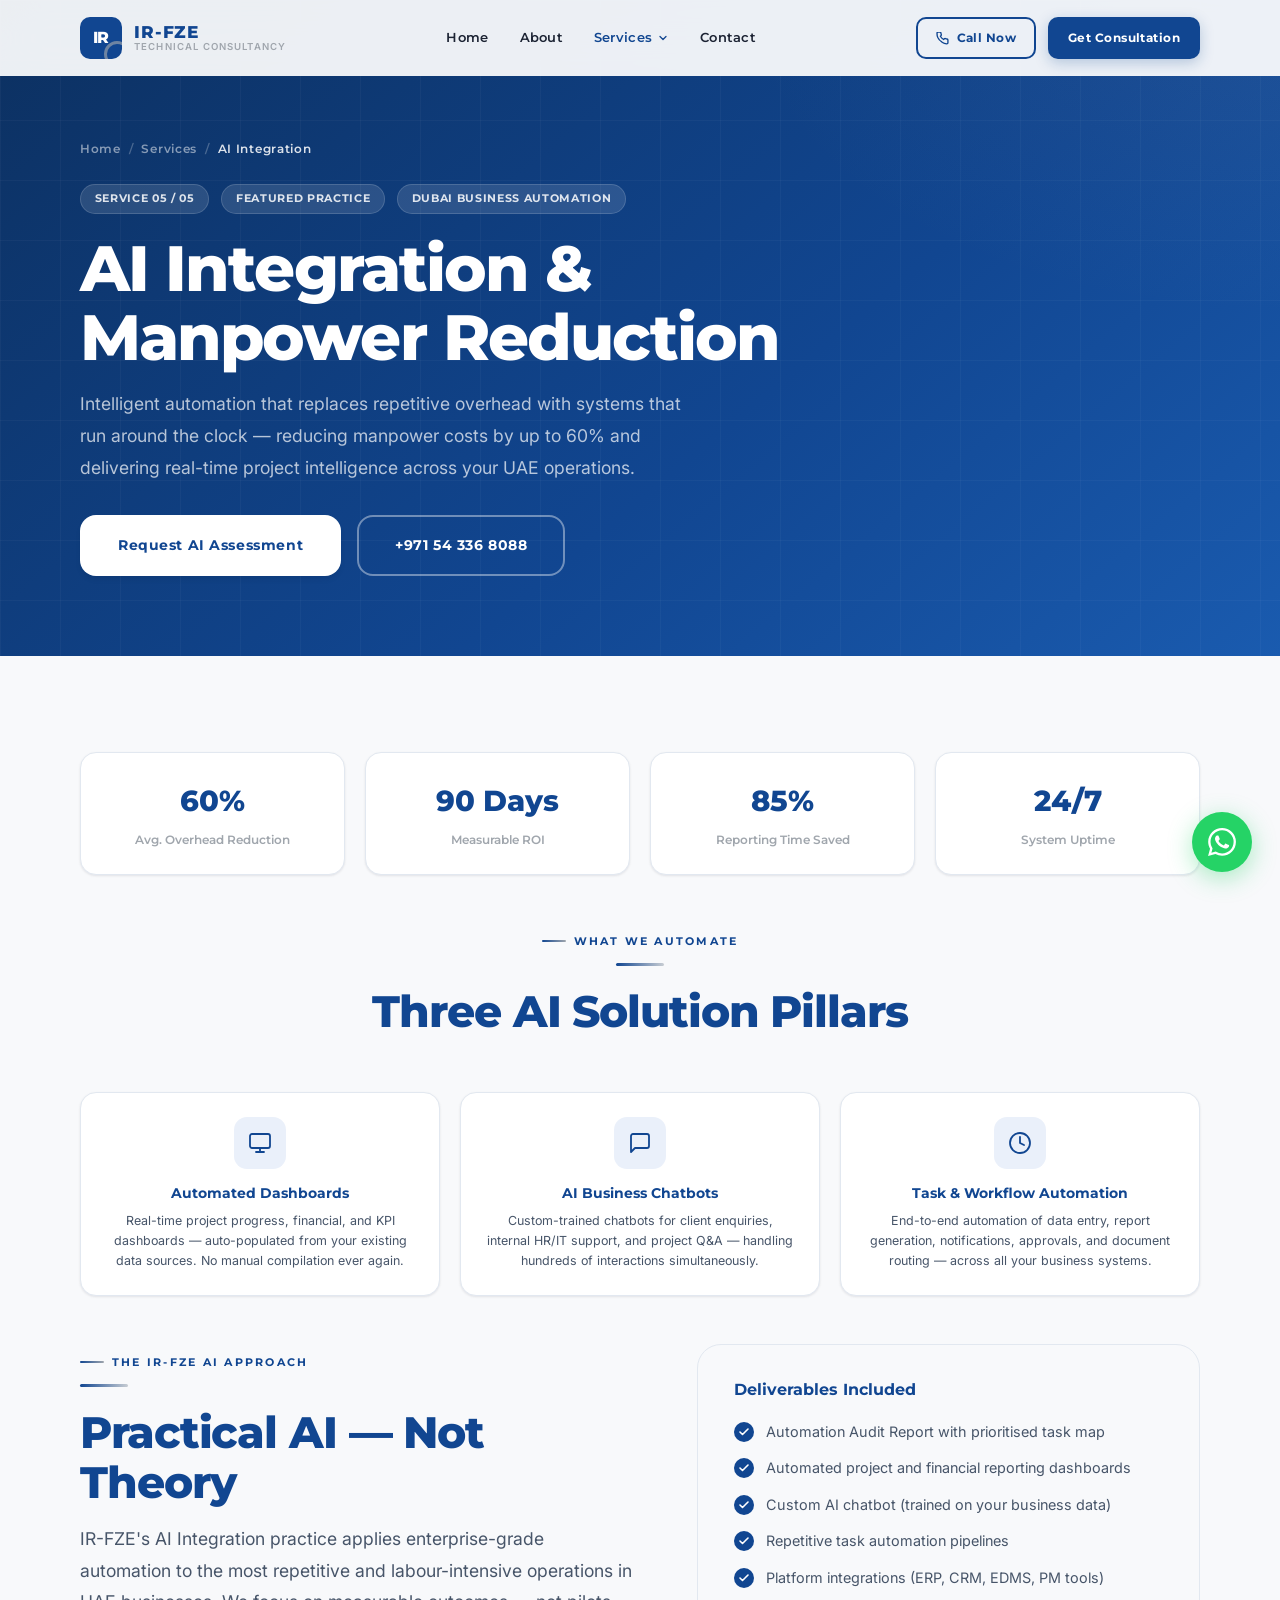
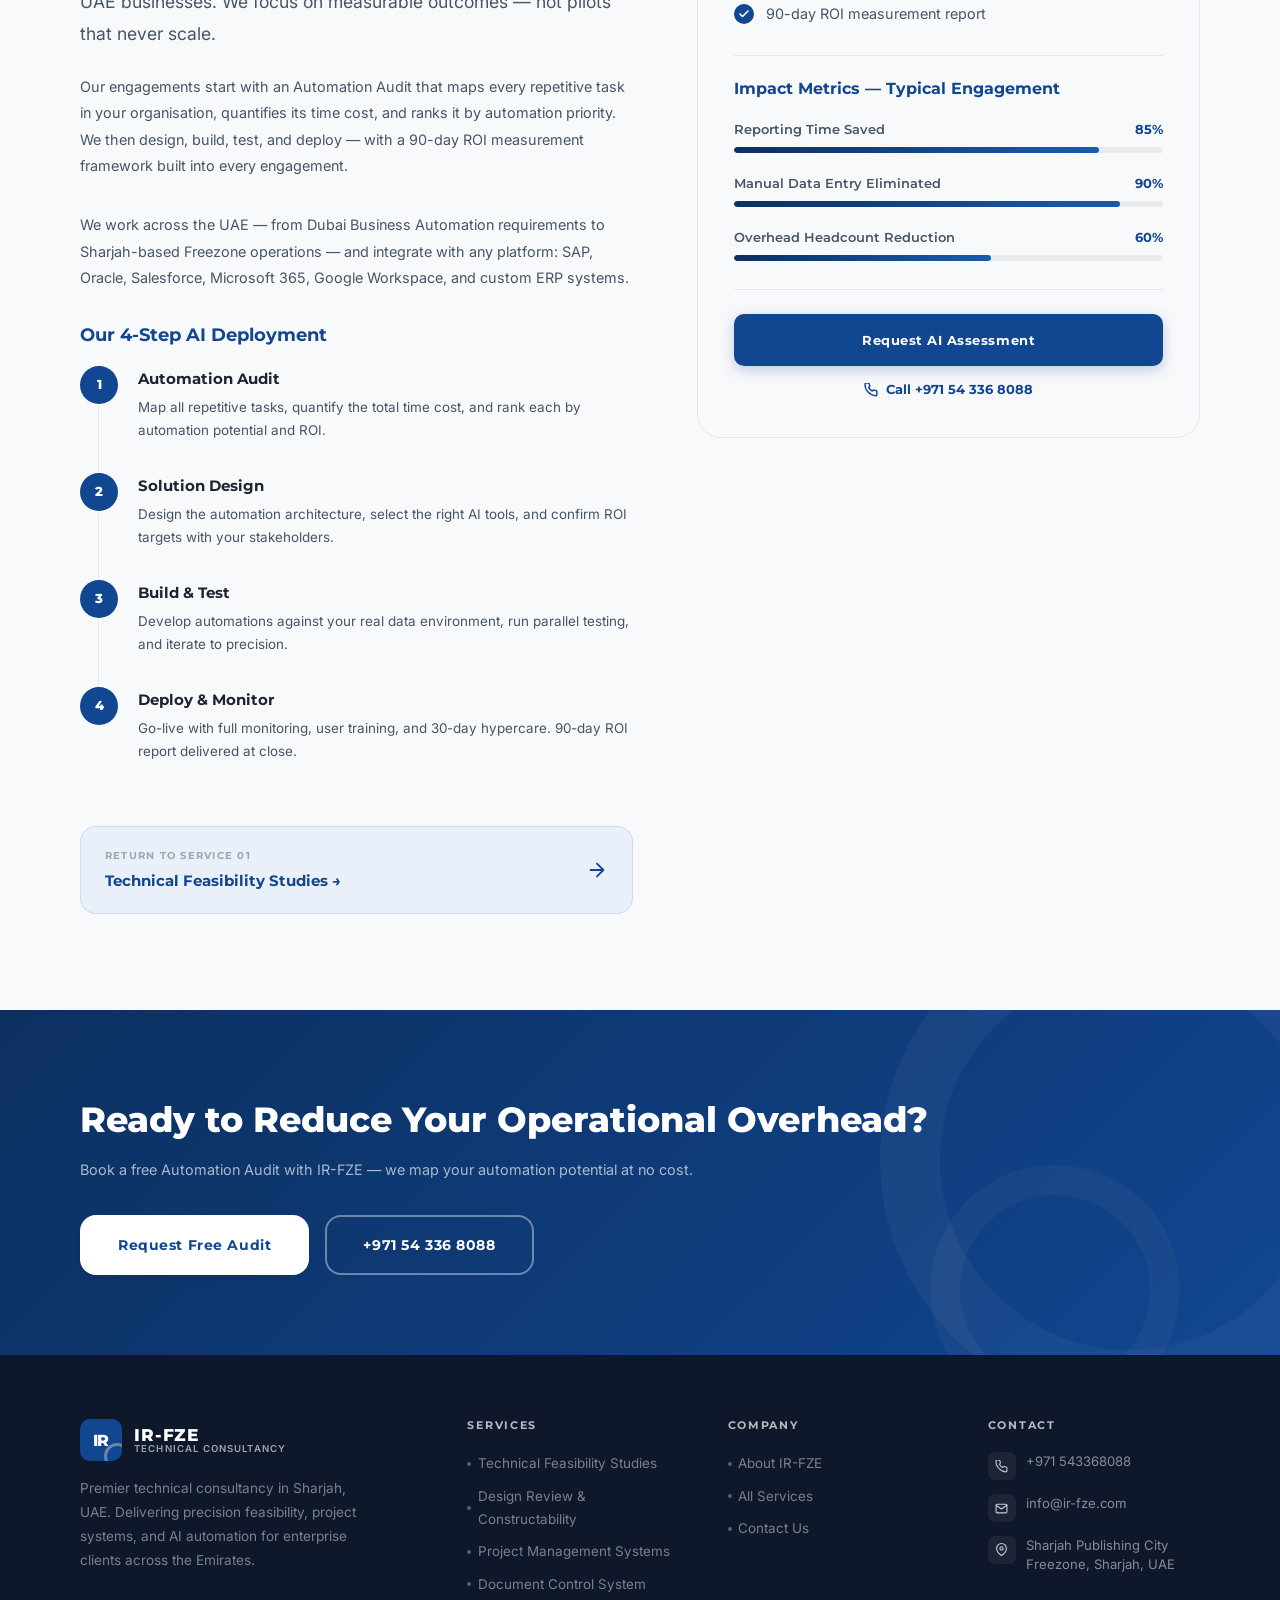
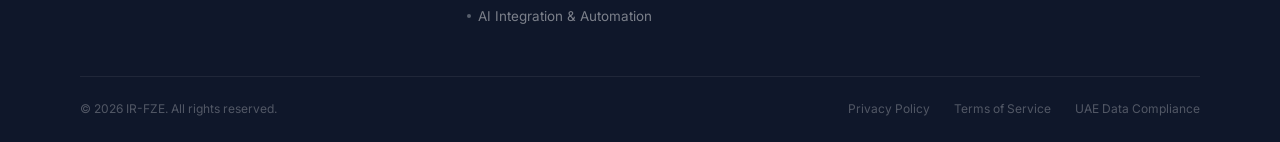
<file: service-ai.html>
<!DOCTYPE html>
<html lang="en" dir="ltr">
<head>
  <meta charset="UTF-8" /><meta name="viewport" content="width=device-width, initial-scale=1.0" />
  <title>AI Integration & Automation UAE | Dubai Business Automation | IR-FZE Sharjah</title>
  <meta name="description" content="IR-FZE delivers AI automation for UAE enterprises — automated dashboards, AI chatbots, and task automation. Reduce manpower by 60%. Dubai Business Automation specialists. Sharjah Freezone registered." />
  <meta name="keywords" content="AI automation UAE, Dubai business automation, AI integration Sharjah, automated dashboards UAE, AI chatbot UAE, manpower reduction UAE, IR-FZE AI" />
  <meta name="robots" content="index, follow" />
  <link rel="canonical" href="https://www.ir-fze.com/service-ai.html" />
  <meta property="og:title" content="AI Integration & Automation UAE | IR-FZE — Dubai Business Automation" />
  <meta property="og:description" content="Reduce manpower by 60% with AI dashboards, chatbots & task automation. IR-FZE — Sharjah Publishing City Freezone, UAE." />
  <link rel="icon" type="image/svg+xml" href="data:image/svg+xml,%3Csvg xmlns='http://www.w3.org/2000/svg' viewBox='0 0 32 32'%3E%3Crect width='32' height='32' rx='8' fill='%23114691'/%3E%3Ctext x='50%25' y='54%25' dominant-baseline='middle' text-anchor='middle' font-family='Montserrat,sans-serif' font-weight='800' font-size='13' fill='white'%3EIR%3C/text%3E%3C/svg%3E" />
  <meta name="theme-color" content="#114691" />
  <link rel="preconnect" href="https://fonts.googleapis.com" /><link rel="preconnect" href="https://fonts.gstatic.com" crossorigin />
  <link href="https://fonts.googleapis.com/css2?family=Montserrat:wght@400;500;600;700;800&family=Inter:wght@400;500;600&display=swap" rel="stylesheet" />
  <link rel="stylesheet" href="css/global.css" />
  <script type="application/ld+json">{"@context":"https://schema.org","@type":"Service","name":"AI Integration and Automation","provider":{"@id":"https://www.ir-fze.com/#business"},"areaServed":{"@type":"Country","name":"United Arab Emirates"},"description":"AI automation services for UAE enterprises including automated dashboards, AI chatbots, and task automation to reduce manpower overhead."}</script>
  <style>
    .sp-kpi-row { display:grid; grid-template-columns:repeat(4,1fr); gap:1.25rem; margin-bottom:3rem; }
    .sp-kpi { background:var(--white); border:1px solid var(--border); border-radius:var(--radius-lg); padding:1.5rem; text-align:center; box-shadow:var(--shadow-xs); }
    .sp-kpi-num { font-family:var(--font-head); font-size:1.8rem; font-weight:800; color:var(--blue); display:block; margin-bottom:.25rem; }
    .sp-kpi-label { font-size:.75rem; color:var(--silver); font-family:var(--font-head); font-weight:600; }
    .sp-body-grid { display:grid; grid-template-columns:1.1fr 1fr; gap:4rem; align-items:start; }
    .sp-process { display:flex; flex-direction:column; gap:0; }
    .sp-process-item { display:flex; gap:1.25rem; padding-bottom:2rem; position:relative; }
    .sp-process-item:not(:last-child)::before { content:''; position:absolute; left:18px; top:40px; bottom:0; width:1px; background:var(--border); }
    .sp-process-num { width:38px; height:38px; border-radius:50%; background:var(--blue); display:flex; align-items:center; justify-content:center; font-family:var(--font-head); font-weight:800; font-size:.8rem; color:var(--white); flex-shrink:0; }
    .sp-process-title { font-family:var(--font-head); font-size:.95rem; font-weight:700; color:var(--text-dark); margin-bottom:.3rem; }
    .sp-process-desc { font-size:.84rem; color:var(--text-mid); line-height:1.65; }
    .sp-deliverables { background:var(--off-white); border-radius:var(--radius-xl); padding:2.25rem; border:1px solid var(--border); }
    .sp-deliverables h3 { font-family:var(--font-head); font-size:1rem; font-weight:700; color:var(--blue); margin-bottom:1.25rem; }
    .sp-next { display:flex; align-items:center; justify-content:space-between; background:var(--blue-xlt); border:1px solid rgba(17,70,145,.12); border-radius:var(--radius-lg); padding:1.25rem 1.5rem; margin-top:2rem; transition:all var(--t-base); }
    .sp-next:hover { background:var(--blue); }
    .sp-next:hover .sp-next-label, .sp-next:hover .sp-next-title { color:var(--white); }
    .sp-next:hover .sp-next-arrow svg { stroke:var(--white); }
    .sp-next-label { font-family:var(--font-head); font-size:.65rem; font-weight:700; letter-spacing:.12em; text-transform:uppercase; color:var(--silver); margin-bottom:.2rem; }
    .sp-next-title { font-family:var(--font-head); font-size:.95rem; font-weight:700; color:var(--blue); }
    .sp-next-arrow svg { width:22px; height:22px; stroke:var(--blue); }
    .ai-solutions-grid { display:grid; grid-template-columns:repeat(3,1fr); gap:1.25rem; margin-bottom:2rem; }
    .ai-sol-card { background:var(--white); border:1px solid var(--border); border-radius:var(--radius-lg); padding:1.5rem; box-shadow:var(--shadow-xs); text-align:center; transition:all var(--t-base); }
    .ai-sol-card:hover { border-color:var(--blue); box-shadow:var(--shadow-md); transform:translateY(-4px); }
    .ai-sol-icon { width:52px; height:52px; border-radius:13px; background:var(--blue-xlt); display:flex; align-items:center; justify-content:center; margin:0 auto .85rem; }
    .ai-sol-icon svg { width:24px; height:24px; stroke:var(--blue); }
    .ai-sol-card:hover .ai-sol-icon { background:var(--blue); }
    .ai-sol-card:hover .ai-sol-icon svg { stroke:var(--white); }
    .ai-sol-title { font-family:var(--font-head); font-size:.88rem; font-weight:700; color:var(--blue); margin-bottom:.3rem; }
    .ai-sol-desc { font-size:.78rem; color:var(--text-mid); line-height:1.6; }
    @media(max-width:900px) { .sp-kpi-row{grid-template-columns:repeat(2,1fr);} .sp-body-grid{grid-template-columns:1fr;} .ai-solutions-grid{grid-template-columns:1fr 1fr;} }
    @media(max-width:560px) { .ai-solutions-grid{grid-template-columns:1fr;} }
  </style>
</head>
<body>
<!-- NAV --><nav id="navbar" aria-label="Main navigation"><div class="nav-wrap"><a href="index.html" class="nav-logo"><div class="logo-box"><span>IR</span></div><div class="logo-meta"><strong>IR-FZE</strong><small>Technical Consultancy</small></div></a><ul class="nav-links" role="menubar"><li class="nav-item"><a href="index.html" class="nav-link">Home</a></li><li class="nav-item"><a href="about.html" class="nav-link">About</a></li><li class="nav-item has-mega"><a href="services.html" class="nav-link active" aria-haspopup="true">Services <svg viewBox="0 0 24 24" fill="none" stroke-width="2.5" stroke-linecap="round" stroke-linejoin="round" aria-hidden="true"><path d="M6 9l6 6 6-6"/></svg></a><div class="mega-menu"><div class="mega-services"><a href="service-feasibility.html" class="mega-service-link"><div class="mega-service-icon"><svg viewBox="0 0 24 24" fill="none" stroke-width="1.8" stroke-linecap="round" stroke-linejoin="round"><path d="M9 11l3 3L22 4"/><path d="M21 12v7a2 2 0 01-2 2H5a2 2 0 01-2-2V5a2 2 0 012-2h11"/></svg></div><div><div class="mega-service-title">Technical Feasibility Studies</div><div class="mega-service-desc">Risk assessments & advisory reports</div></div></a><a href="service-design-review.html" class="mega-service-link"><div class="mega-service-icon"><svg viewBox="0 0 24 24" fill="none" stroke-width="1.8" stroke-linecap="round" stroke-linejoin="round"><circle cx="11" cy="11" r="8"/><path d="M21 21l-4.35-4.35"/></svg></div><div><div class="mega-service-title">Design Review & Constructability</div><div class="mega-service-desc">Document review & gap analysis</div></div></a><a href="service-pms.html" class="mega-service-link"><div class="mega-service-icon"><svg viewBox="0 0 24 24" fill="none" stroke-width="1.8" stroke-linecap="round" stroke-linejoin="round"><rect x="3" y="3" width="18" height="18" rx="2"/><path d="M3 9h18M9 21V9"/></svg></div><div><div class="mega-service-title">Project Management Systems</div><div class="mega-service-desc">PMO setup & workflow alignment</div></div></a><a href="service-document-control.html" class="mega-service-link"><div class="mega-service-icon"><svg viewBox="0 0 24 24" fill="none" stroke-width="1.8" stroke-linecap="round" stroke-linejoin="round"><path d="M14 2H6a2 2 0 00-2 2v16a2 2 0 002 2h12a2 2 0 002-2V8z"/><polyline points="14,2 14,8 20,8"/></svg></div><div><div class="mega-service-title">Document Control System</div><div class="mega-service-desc">Setup, procedures & training</div></div></a><a href="service-ai.html" class="mega-service-link"><div class="mega-service-icon"><svg viewBox="0 0 24 24" fill="none" stroke-width="1.8" stroke-linecap="round" stroke-linejoin="round"><path d="M12 2a10 10 0 100 20 10 10 0 000-20z"/><path d="M12 6v6l4 2"/></svg></div><div><div class="mega-service-title">AI Integration & Automation</div><div class="mega-service-desc">Dashboards, chatbots & task automation</div></div></a></div><div class="mega-promo"><div><div class="mega-promo-label">Featured Service</div><div class="mega-promo-title">AI Automation for UAE Enterprises</div><div class="mega-promo-body">Reduce operational manpower by up to 60%.</div></div><a href="service-ai.html" class="mega-view-all">Explore AI Services <svg viewBox="0 0 24 24" fill="none" stroke-width="2.5" stroke-linecap="round" stroke-linejoin="round"><path d="M5 12h14M12 5l7 7-7 7"/></svg></a></div></div></li><li class="nav-item"><a href="contact.html" class="nav-link">Contact</a></li></ul><div class="nav-actions"><a href="tel:+971543368088" class="btn btn-ghost btn-sm"><svg width="13" height="13" viewBox="0 0 24 24" fill="none" stroke="currentColor" stroke-width="2.5" stroke-linecap="round" stroke-linejoin="round" aria-hidden="true"><path d="M22 16.92v3a2 2 0 01-2.18 2 19.79 19.79 0 01-8.63-3.07A19.5 19.5 0 013.07 9.8 19.79 19.79 0 012 1.18 2 2 0 014 0h3a2 2 0 012 1.72c.13.96.36 1.9.7 2.81a2 2 0 01-.45 2.11L8.09 7.91a16 16 0 006 6l1.27-1.27a2 2 0 012.11-.45c.91.34 1.85.57 2.81.7A2 2 0 0122 14.92z"/></svg> Call Now</a><a href="contact.html" class="btn btn-primary btn-sm">Get Consultation</a></div><button class="hamburger" id="hamburger" aria-label="Toggle menu" aria-expanded="false"><span></span><span></span><span></span></button></div><div class="mobile-drawer" id="mobile-drawer"><a href="index.html">Home</a><span class="drawer-section-label">Services</span><a href="service-feasibility.html">— Technical Feasibility Studies</a><a href="service-design-review.html">— Design Review & Constructability</a><a href="service-pms.html">— Project Management Systems</a><a href="service-document-control.html">— Document Control System</a><a href="service-ai.html">— AI Integration & Automation</a><a href="about.html">About Us</a><a href="contact.html">Contact</a><a href="contact.html" class="btn btn-primary drawer-cta">Get a Consultation</a></div></nav>

<!-- PAGE HERO -->
<section class="page-hero"><div class="page-hero-grid" aria-hidden="true"></div><div class="container page-hero-inner">
  <nav class="page-breadcrumb" aria-label="Breadcrumb"><a href="index.html">Home</a><span>/</span><a href="services.html">Services</a><span>/</span><span class="current">AI Integration</span></nav>
  <div style="display:flex;gap:.75rem;margin-bottom:1.25rem;flex-wrap:wrap;">
    <span class="badge badge-white">Service 05 / 05</span>
    <span class="badge badge-white">Featured Practice</span>
    <span class="badge badge-white">Dubai Business Automation</span>
  </div>
  <h1 class="h1" style="color:var(--white);max-width:700px;margin-bottom:1rem;">AI Integration & Manpower Reduction</h1>
  <p class="lead" style="color:rgba(255,255,255,.7);max-width:620px;margin-bottom:2rem;">Intelligent automation that replaces repetitive overhead with systems that run around the clock — reducing manpower costs by up to 60% and delivering real-time project intelligence across your UAE operations.</p>
  <div style="display:flex;gap:1rem;flex-wrap:wrap;">
    <a href="contact.html" class="btn btn-white btn-lg">Request AI Assessment</a>
    <a href="tel:+971543368088" class="btn btn-outline-white btn-lg">+971 54 336 8088</a>
  </div>
</div></section>

<!-- CONTENT -->
<section class="section-py" style="background:var(--off-white);">
  <div class="container">
    <!-- KPIs -->
    <div class="sp-kpi-row reveal">
      <div class="sp-kpi"><span class="sp-kpi-num">60%</span><div class="sp-kpi-label">Avg. Overhead Reduction</div></div>
      <div class="sp-kpi"><span class="sp-kpi-num">90 Days</span><div class="sp-kpi-label">Measurable ROI</div></div>
      <div class="sp-kpi"><span class="sp-kpi-num">85%</span><div class="sp-kpi-label">Reporting Time Saved</div></div>
      <div class="sp-kpi"><span class="sp-kpi-num">24/7</span><div class="sp-kpi-label">System Uptime</div></div>
    </div>

    <!-- AI solutions grid -->
    <div class="section-header centered reveal">
      <span class="eyebrow">What We Automate</span>
      <div class="rule centered"></div>
      <h2 class="h2 text-blue">Three AI Solution Pillars</h2>
    </div>
    <div class="ai-solutions-grid reveal">
      <div class="ai-sol-card">
        <div class="ai-sol-icon"><svg viewBox="0 0 24 24" fill="none" stroke-width="1.8" stroke-linecap="round" stroke-linejoin="round"><rect x="2" y="3" width="20" height="14" rx="2"/><path d="M8 21h8M12 17v4"/></svg></div>
        <div class="ai-sol-title">Automated Dashboards</div>
        <div class="ai-sol-desc">Real-time project progress, financial, and KPI dashboards — auto-populated from your existing data sources. No manual compilation ever again.</div>
      </div>
      <div class="ai-sol-card">
        <div class="ai-sol-icon"><svg viewBox="0 0 24 24" fill="none" stroke-width="1.8" stroke-linecap="round" stroke-linejoin="round"><path d="M21 15a2 2 0 01-2 2H7l-4 4V5a2 2 0 012-2h14a2 2 0 012 2z"/></svg></div>
        <div class="ai-sol-title">AI Business Chatbots</div>
        <div class="ai-sol-desc">Custom-trained chatbots for client enquiries, internal HR/IT support, and project Q&A — handling hundreds of interactions simultaneously.</div>
      </div>
      <div class="ai-sol-card">
        <div class="ai-sol-icon"><svg viewBox="0 0 24 24" fill="none" stroke-width="1.8" stroke-linecap="round" stroke-linejoin="round"><path d="M12 2a10 10 0 100 20 10 10 0 000-20z"/><path d="M12 6v6l4 2"/></svg></div>
        <div class="ai-sol-title">Task & Workflow Automation</div>
        <div class="ai-sol-desc">End-to-end automation of data entry, report generation, notifications, approvals, and document routing — across all your business systems.</div>
      </div>
    </div>

    <div class="sp-body-grid" style="margin-top:3rem;">
      <!-- Left -->
      <div>
        <span class="eyebrow">The IR-FZE AI Approach</span>
        <div class="rule"></div>
        <h2 class="h2 text-blue" style="margin-bottom:1rem;">Practical AI — Not Theory</h2>
        <p class="lead" style="margin-bottom:1.5rem;">IR-FZE's AI Integration practice applies enterprise-grade automation to the most repetitive and labour-intensive operations in UAE businesses. We focus on measurable outcomes — not pilots that never scale.</p>
        <p style="font-size:.9rem;color:var(--text-mid);line-height:1.85;margin-bottom:2rem;">Our engagements start with an Automation Audit that maps every repetitive task in your organisation, quantifies its time cost, and ranks it by automation priority. We then design, build, test, and deploy — with a 90-day ROI measurement framework built into every engagement.</p>
        <p style="font-size:.9rem;color:var(--text-mid);line-height:1.85;margin-bottom:2rem;">We work across the UAE — from Dubai Business Automation requirements to Sharjah-based Freezone operations — and integrate with any platform: SAP, Oracle, Salesforce, Microsoft 365, Google Workspace, and custom ERP systems.</p>

        <h3 class="h4 text-blue" style="margin-bottom:1.25rem;">Our 4-Step AI Deployment</h3>
        <div class="sp-process reveal">
          <div class="sp-process-item"><div class="sp-process-num">1</div><div><div class="sp-process-title">Automation Audit</div><div class="sp-process-desc">Map all repetitive tasks, quantify the total time cost, and rank each by automation potential and ROI.</div></div></div>
          <div class="sp-process-item"><div class="sp-process-num">2</div><div><div class="sp-process-title">Solution Design</div><div class="sp-process-desc">Design the automation architecture, select the right AI tools, and confirm ROI targets with your stakeholders.</div></div></div>
          <div class="sp-process-item"><div class="sp-process-num">3</div><div><div class="sp-process-title">Build & Test</div><div class="sp-process-desc">Develop automations against your real data environment, run parallel testing, and iterate to precision.</div></div></div>
          <div class="sp-process-item"><div class="sp-process-num">4</div><div><div class="sp-process-title">Deploy & Monitor</div><div class="sp-process-desc">Go-live with full monitoring, user training, and 30-day hypercare. 90-day ROI report delivered at close.</div></div></div>
        </div>

        <a href="service-feasibility.html" class="sp-next reveal" aria-label="Back to Service 01">
          <div><div class="sp-next-label">Return to Service 01</div><div class="sp-next-title">Technical Feasibility Studies →</div></div>
          <div class="sp-next-arrow"><svg viewBox="0 0 24 24" fill="none" stroke-width="2" stroke-linecap="round" stroke-linejoin="round"><path d="M5 12h14M12 5l7 7-7 7"/></svg></div>
        </a>
      </div>

      <!-- Right: Deliverables + impact -->
      <div class="reveal">
        <div class="sp-deliverables">
          <h3>Deliverables Included</h3>
          <ul class="check-list" style="margin-bottom:1.75rem;">
            <li class="check-item">Automation Audit Report with prioritised task map</li>
            <li class="check-item">Automated project and financial reporting dashboards</li>
            <li class="check-item">Custom AI chatbot (trained on your business data)</li>
            <li class="check-item">Repetitive task automation pipelines</li>
            <li class="check-item">Platform integrations (ERP, CRM, EDMS, PM tools)</li>
            <li class="check-item">90-day ROI measurement report</li>
          </ul>
          <div style="height:1px;background:var(--border);margin-bottom:1.5rem;"></div>
          <h3>Impact Metrics — Typical Engagement</h3>
          <div class="stat-bar-wrap" style="margin-bottom:1.75rem;">
            <div class="stat-bar"><div class="stat-bar-header"><span class="stat-bar-label">Reporting Time Saved</span><span class="stat-bar-value">85%</span></div><div class="stat-bar-track"><div class="stat-bar-fill" data-width="85"></div></div></div>
            <div class="stat-bar"><div class="stat-bar-header"><span class="stat-bar-label">Manual Data Entry Eliminated</span><span class="stat-bar-value">90%</span></div><div class="stat-bar-track"><div class="stat-bar-fill" data-width="90"></div></div></div>
            <div class="stat-bar"><div class="stat-bar-header"><span class="stat-bar-label">Overhead Headcount Reduction</span><span class="stat-bar-value">60%</span></div><div class="stat-bar-track"><div class="stat-bar-fill" data-width="60"></div></div></div>
          </div>
          <div style="height:1px;background:var(--border);margin-bottom:1.5rem;"></div>
          <a href="contact.html" class="btn btn-primary" style="width:100%;justify-content:center;">Request AI Assessment</a>
          <a href="tel:+971543368088" style="display:flex;align-items:center;justify-content:center;gap:.5rem;margin-top:.75rem;font-family:var(--font-head);font-size:.82rem;font-weight:700;color:var(--blue);"><svg width="14" height="14" viewBox="0 0 24 24" fill="none" stroke="currentColor" stroke-width="2.5" stroke-linecap="round" stroke-linejoin="round" aria-hidden="true"><path d="M22 16.92v3a2 2 0 01-2.18 2 19.79 19.79 0 01-8.63-3.07A19.5 19.5 0 013.07 9.8 19.79 19.79 0 012 1.18 2 2 0 014 0h3a2 2 0 012 1.72c.13.96.36 1.9.7 2.81a2 2 0 01-.45 2.11L8.09 7.91a16 16 0 006 6l1.27-1.27a2 2 0 012.11-.45c.91.34 1.85.57 2.81.7A2 2 0 0122 14.92z"/></svg>Call +971 54 336 8088</a>
        </div>
      </div>
    </div>
  </div>
</section>

<section class="cta-band"><div class="container"><div class="cta-band-inner"><div class="reveal-left"><div class="cta-band-title">Ready to Reduce Your Operational Overhead?</div><div class="cta-band-sub">Book a free Automation Audit with IR-FZE — we map your automation potential at no cost.</div></div><div class="cta-band-actions reveal-right"><a href="contact.html" class="btn btn-white btn-lg">Request Free Audit</a><a href="tel:+971543368088" class="btn btn-outline-white btn-lg">+971 54 336 8088</a></div></div></div></section>

<footer><div class="container"><div class="footer-upper"><div class="footer-grid"><div class="footer-brand"><a href="index.html" class="nav-logo" style="margin-bottom:.75rem;"><div class="logo-box"><span>IR</span></div><div class="logo-meta"><strong>IR-FZE</strong><small>Technical Consultancy</small></div></a><p class="footer-tagline">Premier technical consultancy in Sharjah, UAE. Delivering precision feasibility, project systems, and AI automation for enterprise clients across the Emirates.</p></div><div class="footer-col"><h5>Services</h5><ul class="footer-links"><li><a href="service-feasibility.html">Technical Feasibility Studies</a></li><li><a href="service-design-review.html">Design Review & Constructability</a></li><li><a href="service-pms.html">Project Management Systems</a></li><li><a href="service-document-control.html">Document Control System</a></li><li><a href="service-ai.html">AI Integration & Automation</a></li></ul></div><div class="footer-col"><h5>Company</h5><ul class="footer-links"><li><a href="about.html">About IR-FZE</a></li><li><a href="services.html">All Services</a></li><li><a href="contact.html">Contact Us</a></li></ul></div><div class="footer-col"><h5>Contact</h5><address><div class="footer-contact-item"><div class="footer-contact-icon"><svg viewBox="0 0 24 24" fill="none" stroke-width="2" stroke-linecap="round" stroke-linejoin="round"><path d="M22 16.92v3a2 2 0 01-2.18 2 19.79 19.79 0 01-8.63-3.07A19.5 19.5 0 013.07 9.8 19.79 19.79 0 012 1.18 2 2 0 014 0h3a2 2 0 012 1.72c.13.96.36 1.9.7 2.81a2 2 0 01-.45 2.11L8.09 7.91a16 16 0 006 6l1.27-1.27a2 2 0 012.11-.45c.91.34 1.85.57 2.81.7A2 2 0 0122 14.92z"/></svg></div><a href="tel:+971543368088">+971 543368088</a></div><div class="footer-contact-item"><div class="footer-contact-icon"><svg viewBox="0 0 24 24" fill="none" stroke-width="2" stroke-linecap="round" stroke-linejoin="round"><path d="M4 4h16c1.1 0 2 .9 2 2v12c0 1.1-.9 2-2 2H4c-1.1 0-2-.9-2-2V6c0-1.1.9-2 2-2z"/><polyline points="22,6 12,13 2,6"/></svg></div><a href="mailto:info@ir-fze.com">info@ir-fze.com</a></div><div class="footer-contact-item"><div class="footer-contact-icon"><svg viewBox="0 0 24 24" fill="none" stroke-width="2" stroke-linecap="round" stroke-linejoin="round"><path d="M21 10c0 7-9 13-9 13s-9-6-9-13a9 9 0 0118 0z"/><circle cx="12" cy="10" r="3"/></svg></div><span>Sharjah Publishing City Freezone, Sharjah, UAE</span></div></address></div></div></div><div class="footer-lower"><p>&copy; <span class="js-year"></span> IR-FZE. All rights reserved.</p><div class="footer-legal"><a href="#">Privacy Policy</a><a href="#">Terms of Service</a><a href="#">UAE Data Compliance</a></div></div></div></footer>
<a href="https://wa.me/971543368088?text=Hello%20IR-FZE%2C%20I%20am%20interested%20in%20your%20consultancy%20services." class="wa-fab" target="_blank" rel="noopener noreferrer" aria-label="Chat on WhatsApp"><span class="wa-fab-icon"><svg viewBox="0 0 24 24" xmlns="http://www.w3.org/2000/svg" aria-hidden="true"><path d="M17.472 14.382c-.297-.149-1.758-.867-2.03-.967-.273-.099-.471-.148-.67.15-.197.297-.767.966-.94 1.164-.173.199-.347.223-.644.075-.297-.15-1.255-.463-2.39-1.475-.883-.788-1.48-1.761-1.653-2.059-.173-.297-.018-.458.13-.606.134-.133.298-.347.446-.52.149-.174.198-.298.298-.497.099-.198.05-.371-.025-.52-.075-.149-.669-1.612-.916-2.207-.242-.579-.487-.5-.669-.51-.173-.008-.371-.01-.57-.01-.198 0-.52.074-.792.372-.272.297-1.04 1.016-1.04 2.479 0 1.462 1.065 2.875 1.213 3.074.149.198 2.096 3.2 5.077 4.487.709.306 1.262.489 1.694.625.712.227 1.36.195 1.871.118.571-.085 1.758-.719 2.006-1.413.248-.694.248-1.289.173-1.413-.074-.124-.272-.198-.57-.347m-5.421 7.403h-.004a9.87 9.87 0 01-5.031-1.378l-.361-.214-3.741.982.998-3.648-.235-.374a9.86 9.86 0 01-1.51-5.26c.001-5.45 4.436-9.884 9.888-9.884 2.64 0 5.122 1.03 6.988 2.898a9.825 9.825 0 012.893 6.994c-.003 5.45-4.437 9.884-9.885 9.884m8.413-18.297A11.815 11.815 0 0012.05 0C5.495 0 .16 5.335.157 11.892c0 2.096.547 4.142 1.588 5.945L.057 24l6.305-1.654a11.882 11.882 0 005.683 1.448h.005c6.554 0 11.89-5.335 11.893-11.893a11.821 11.821 0 00-3.48-8.413z"/></svg></span><span class="wa-fab-label">Chat on WhatsApp</span></a>
<script src="js/global.js"></script>
</body>
</html>
</file>
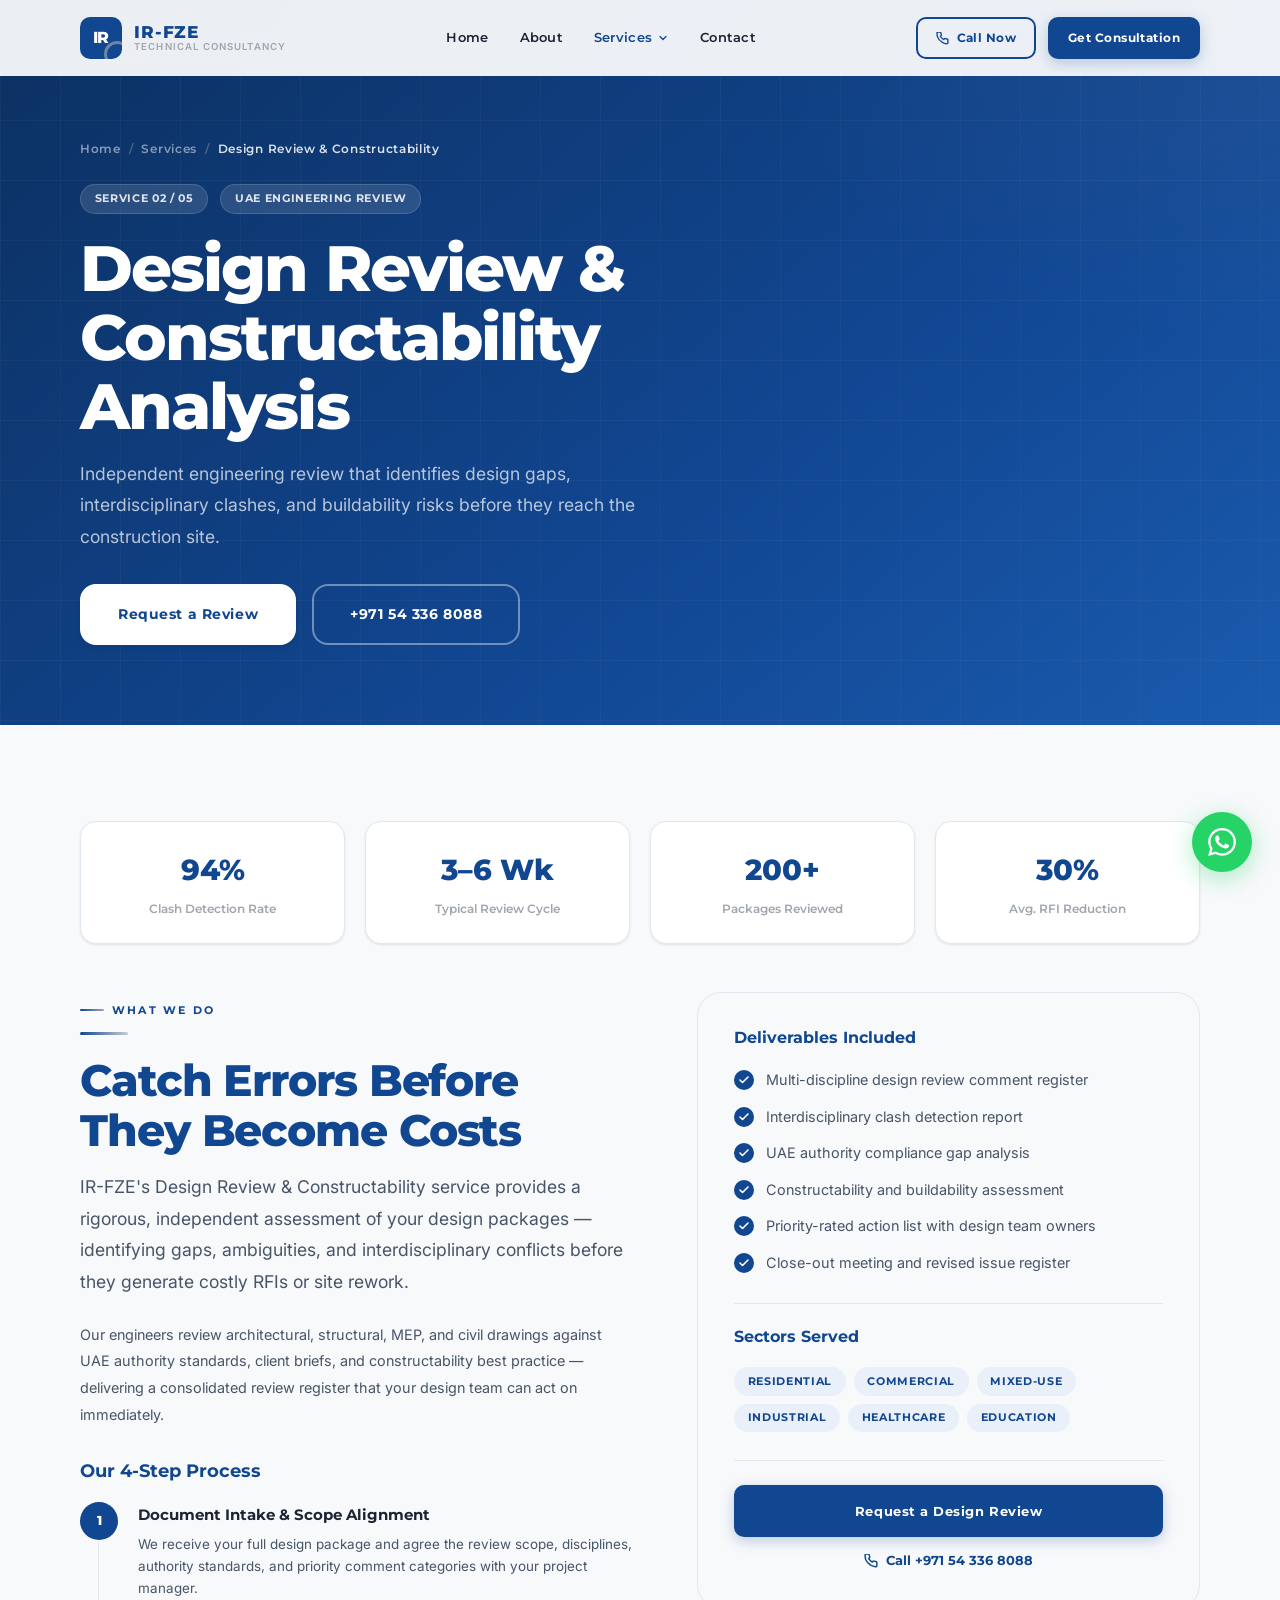
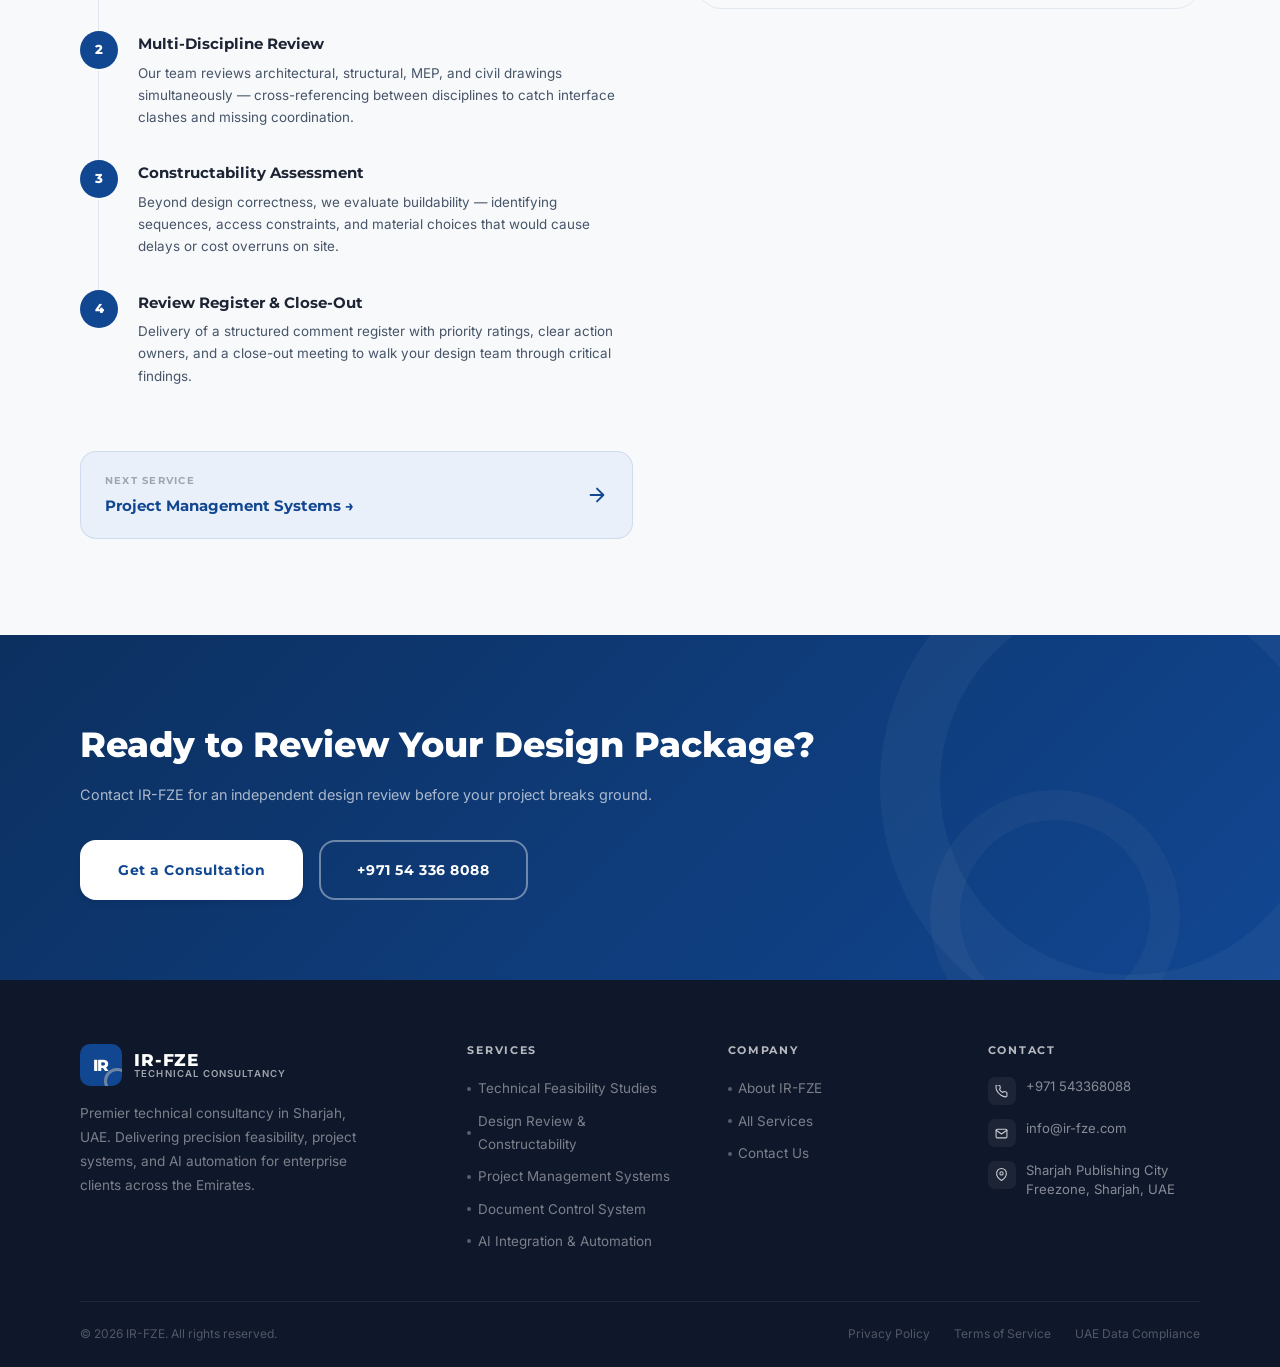
<file: service-design-review.html>
<!DOCTYPE html>
<html lang="en" dir="ltr">
<head>
  <meta charset="UTF-8" /><meta name="viewport" content="width=device-width, initial-scale=1.0" />
  <title>Design Review & Constructability UAE | IR-FZE Sharjah</title>
  <meta name="description" content="IR-FZE provides expert Design Review & Constructability Analysis for UAE projects — gap analysis, interdisciplinary clash detection, and buildability reports. Sharjah." />
  <meta name="keywords" content="design review UAE, constructability analysis Sharjah, engineering review UAE, clash detection UAE, IR-FZE design review" />
  <meta name="robots" content="index, follow" />
  <meta name="geo.region" content="AE-SH" />
  <link rel="canonical" href="https://www.ir-fze.com/service-design-review.html" />
  <link rel="alternate" hreflang="en" href="https://www.ir-fze.com/service-design-review.html" />
  <link rel="alternate" hreflang="ar" href="https://www.ir-fze.com/ar/service-design-review.html" />
  <meta property="og:title" content="Design Review & Constructability UAE | IR-FZE" />
  <meta property="og:description" content="Independent design review and constructability analysis for UAE construction projects. IR-FZE — Sharjah Publishing City Freezone." />
  <meta property="og:url" content="https://www.ir-fze.com/service-design-review.html" />
  <link rel="icon" type="image/svg+xml" href="data:image/svg+xml,%3Csvg xmlns='http://www.w3.org/2000/svg' viewBox='0 0 32 32'%3E%3Crect width='32' height='32' rx='8' fill='%23114691'/%3E%3Ctext x='50%25' y='54%25' dominant-baseline='middle' text-anchor='middle' font-family='Montserrat,sans-serif' font-weight='800' font-size='13' fill='white'%3EIR%3C/text%3E%3C/svg%3E" />
  <meta name="theme-color" content="#114691" />
  <link rel="preconnect" href="https://fonts.googleapis.com" /><link rel="preconnect" href="https://fonts.gstatic.com" crossorigin />
  <link href="https://fonts.googleapis.com/css2?family=Montserrat:wght@400;500;600;700;800&family=Inter:wght@400;500;600&display=swap" rel="stylesheet" />
  <link rel="stylesheet" href="css/global.css" />
  <script type="application/ld+json">{"@context":"https://schema.org","@type":"Service","name":"Design Review & Constructability Analysis","provider":{"@id":"https://www.ir-fze.com/#business"},"areaServed":{"@type":"Country","name":"United Arab Emirates"},"description":"Independent design review and constructability analysis for UAE construction and real estate projects including gap analysis, clash detection, and buildability reports."}</script>
  <style>
    .sp-kpi-row { display:grid; grid-template-columns:repeat(4,1fr); gap:1.25rem; margin-bottom:3rem; }
    .sp-kpi { background:var(--white); border:1px solid var(--border); border-radius:var(--radius-lg); padding:1.5rem; text-align:center; box-shadow:var(--shadow-xs); }
    .sp-kpi-num { font-family:var(--font-head); font-size:1.8rem; font-weight:800; color:var(--blue); display:block; margin-bottom:.25rem; }
    .sp-kpi-label { font-size:.75rem; color:var(--silver); font-family:var(--font-head); font-weight:600; }
    .sp-body-grid { display:grid; grid-template-columns:1.1fr 1fr; gap:4rem; align-items:start; }
    .sp-process { display:flex; flex-direction:column; gap:0; }
    .sp-process-item { display:flex; gap:1.25rem; padding-bottom:2rem; position:relative; }
    .sp-process-item:not(:last-child)::before { content:''; position:absolute; left:18px; top:40px; bottom:0; width:1px; background:var(--border); }
    .sp-process-num { width:38px; height:38px; border-radius:50%; background:var(--blue); display:flex; align-items:center; justify-content:center; font-family:var(--font-head); font-weight:800; font-size:.8rem; color:var(--white); flex-shrink:0; }
    .sp-process-title { font-family:var(--font-head); font-size:.95rem; font-weight:700; color:var(--text-dark); margin-bottom:.3rem; }
    .sp-process-desc { font-size:.84rem; color:var(--text-mid); line-height:1.65; }
    .sp-deliverables { background:var(--off-white); border-radius:var(--radius-xl); padding:2.25rem; border:1px solid var(--border); }
    .sp-deliverables h3 { font-family:var(--font-head); font-size:1rem; font-weight:700; color:var(--blue); margin-bottom:1.25rem; }
    .sp-next { display:flex; align-items:center; justify-content:space-between; background:var(--blue-xlt); border:1px solid rgba(17,70,145,.12); border-radius:var(--radius-lg); padding:1.25rem 1.5rem; margin-top:2rem; transition:all var(--t-base); }
    .sp-next:hover { background:var(--blue); }
    .sp-next:hover .sp-next-label, .sp-next:hover .sp-next-title { color:var(--white); }
    .sp-next:hover .sp-next-arrow svg { stroke:var(--white); }
    .sp-next-label { font-family:var(--font-head); font-size:.65rem; font-weight:700; letter-spacing:.12em; text-transform:uppercase; color:var(--silver); margin-bottom:.2rem; }
    .sp-next-title { font-family:var(--font-head); font-size:.95rem; font-weight:700; color:var(--blue); }
    .sp-next-arrow svg { width:22px; height:22px; stroke:var(--blue); }
    @media(max-width:900px) { .sp-kpi-row{grid-template-columns:repeat(2,1fr);} .sp-body-grid{grid-template-columns:1fr;} }
  </style>
</head>
<body>
<!-- NAV --><nav id="navbar" aria-label="Main navigation"><div class="nav-wrap"><a href="index.html" class="nav-logo"><div class="logo-box"><span>IR</span></div><div class="logo-meta"><strong>IR-FZE</strong><small>Technical Consultancy</small></div></a><ul class="nav-links" role="menubar"><li class="nav-item"><a href="index.html" class="nav-link">Home</a></li><li class="nav-item"><a href="about.html" class="nav-link">About</a></li><li class="nav-item has-mega"><a href="services.html" class="nav-link active" aria-haspopup="true">Services <svg viewBox="0 0 24 24" fill="none" stroke-width="2.5" stroke-linecap="round" stroke-linejoin="round" aria-hidden="true"><path d="M6 9l6 6 6-6"/></svg></a><div class="mega-menu"><div class="mega-services"><a href="service-feasibility.html" class="mega-service-link"><div class="mega-service-icon"><svg viewBox="0 0 24 24" fill="none" stroke-width="1.8" stroke-linecap="round" stroke-linejoin="round"><path d="M9 11l3 3L22 4"/><path d="M21 12v7a2 2 0 01-2 2H5a2 2 0 01-2-2V5a2 2 0 012-2h11"/></svg></div><div><div class="mega-service-title">Technical Feasibility Studies</div><div class="mega-service-desc">Risk assessments & advisory reports</div></div></a><a href="service-design-review.html" class="mega-service-link"><div class="mega-service-icon"><svg viewBox="0 0 24 24" fill="none" stroke-width="1.8" stroke-linecap="round" stroke-linejoin="round"><circle cx="11" cy="11" r="8"/><path d="M21 21l-4.35-4.35"/></svg></div><div><div class="mega-service-title">Design Review & Constructability</div><div class="mega-service-desc">Document review & gap analysis</div></div></a><a href="service-pms.html" class="mega-service-link"><div class="mega-service-icon"><svg viewBox="0 0 24 24" fill="none" stroke-width="1.8" stroke-linecap="round" stroke-linejoin="round"><rect x="3" y="3" width="18" height="18" rx="2"/><path d="M3 9h18M9 21V9"/></svg></div><div><div class="mega-service-title">Project Management Systems</div><div class="mega-service-desc">PMO setup & workflow alignment</div></div></a><a href="service-document-control.html" class="mega-service-link"><div class="mega-service-icon"><svg viewBox="0 0 24 24" fill="none" stroke-width="1.8" stroke-linecap="round" stroke-linejoin="round"><path d="M14 2H6a2 2 0 00-2 2v16a2 2 0 002 2h12a2 2 0 002-2V8z"/><polyline points="14,2 14,8 20,8"/></svg></div><div><div class="mega-service-title">Document Control System</div><div class="mega-service-desc">Setup, procedures & training</div></div></a><a href="service-ai.html" class="mega-service-link"><div class="mega-service-icon"><svg viewBox="0 0 24 24" fill="none" stroke-width="1.8" stroke-linecap="round" stroke-linejoin="round"><path d="M12 2a10 10 0 100 20 10 10 0 000-20z"/><path d="M12 6v6l4 2"/></svg></div><div><div class="mega-service-title">AI Integration & Automation</div><div class="mega-service-desc">Dashboards, chatbots & task automation</div></div></a></div><div class="mega-promo"><div><div class="mega-promo-label">Featured Service</div><div class="mega-promo-title">AI Automation for UAE Enterprises</div><div class="mega-promo-body">Reduce operational manpower by up to 60%.</div></div><a href="service-ai.html" class="mega-view-all">Explore AI Services <svg viewBox="0 0 24 24" fill="none" stroke-width="2.5" stroke-linecap="round" stroke-linejoin="round"><path d="M5 12h14M12 5l7 7-7 7"/></svg></a></div></div></li><li class="nav-item"><a href="contact.html" class="nav-link">Contact</a></li></ul><div class="nav-actions"><a href="tel:+971543368088" class="btn btn-ghost btn-sm"><svg width="13" height="13" viewBox="0 0 24 24" fill="none" stroke="currentColor" stroke-width="2.5" stroke-linecap="round" stroke-linejoin="round" aria-hidden="true"><path d="M22 16.92v3a2 2 0 01-2.18 2 19.79 19.79 0 01-8.63-3.07A19.5 19.5 0 013.07 9.8 19.79 19.79 0 012 1.18 2 2 0 014 0h3a2 2 0 012 1.72c.13.96.36 1.9.7 2.81a2 2 0 01-.45 2.11L8.09 7.91a16 16 0 006 6l1.27-1.27a2 2 0 012.11-.45c.91.34 1.85.57 2.81.7A2 2 0 0122 14.92z"/></svg> Call Now</a><a href="contact.html" class="btn btn-primary btn-sm">Get Consultation</a></div><button class="hamburger" id="hamburger" aria-label="Toggle menu" aria-expanded="false"><span></span><span></span><span></span></button></div><div class="mobile-drawer" id="mobile-drawer"><a href="index.html">Home</a><span class="drawer-section-label">Services</span><a href="service-feasibility.html">— Technical Feasibility Studies</a><a href="service-design-review.html">— Design Review & Constructability</a><a href="service-pms.html">— Project Management Systems</a><a href="service-document-control.html">— Document Control System</a><a href="service-ai.html">— AI Integration & Automation</a><a href="about.html">About Us</a><a href="contact.html">Contact</a><a href="contact.html" class="btn btn-primary drawer-cta">Get a Consultation</a></div></nav>

<!-- PAGE HERO -->
<section class="page-hero" aria-label="Design Review hero"><div class="page-hero-grid" aria-hidden="true"></div><div class="container page-hero-inner">
  <nav class="page-breadcrumb" aria-label="Breadcrumb"><a href="index.html">Home</a><span>/</span><a href="services.html">Services</a><span>/</span><span class="current">Design Review & Constructability</span></nav>
  <div style="display:flex;gap:.75rem;margin-bottom:1.25rem;flex-wrap:wrap;">
    <span class="badge badge-white">Service 02 / 05</span>
    <span class="badge badge-white">UAE Engineering Review</span>
  </div>
  <h1 class="h1" style="color:var(--white);max-width:700px;margin-bottom:1rem;">Design Review & Constructability Analysis</h1>
  <p class="lead" style="color:rgba(255,255,255,.7);max-width:600px;margin-bottom:2rem;">Independent engineering review that identifies design gaps, interdisciplinary clashes, and buildability risks before they reach the construction site.</p>
  <div style="display:flex;gap:1rem;flex-wrap:wrap;">
    <a href="contact.html" class="btn btn-white btn-lg">Request a Review</a>
    <a href="tel:+971543368088" class="btn btn-outline-white btn-lg">+971 54 336 8088</a>
  </div>
</div></section>

<!-- CONTENT -->
<section class="section-py" style="background:var(--off-white);" aria-labelledby="dr-content">
  <div class="container">
    <!-- KPIs -->
    <div class="sp-kpi-row reveal">
      <div class="sp-kpi"><span class="sp-kpi-num">94%</span><div class="sp-kpi-label">Clash Detection Rate</div></div>
      <div class="sp-kpi"><span class="sp-kpi-num">3–6 Wk</span><div class="sp-kpi-label">Typical Review Cycle</div></div>
      <div class="sp-kpi"><span class="sp-kpi-num">200+</span><div class="sp-kpi-label">Packages Reviewed</div></div>
      <div class="sp-kpi"><span class="sp-kpi-num">30%</span><div class="sp-kpi-label">Avg. RFI Reduction</div></div>
    </div>

    <div class="sp-body-grid">
      <!-- Left -->
      <div>
        <span class="eyebrow">What We Do</span>
        <div class="rule"></div>
        <h2 class="h2 text-blue" id="dr-content" style="margin-bottom:1rem;">Catch Errors Before They Become Costs</h2>
        <p class="lead" style="margin-bottom:1.5rem;">IR-FZE's Design Review & Constructability service provides a rigorous, independent assessment of your design packages — identifying gaps, ambiguities, and interdisciplinary conflicts before they generate costly RFIs or site rework.</p>
        <p style="font-size:.9rem;color:var(--text-mid);line-height:1.85;margin-bottom:2rem;">Our engineers review architectural, structural, MEP, and civil drawings against UAE authority standards, client briefs, and constructability best practice — delivering a consolidated review register that your design team can act on immediately.</p>

        <h3 class="h4 text-blue" style="margin-bottom:1.25rem;">Our 4-Step Process</h3>
        <div class="sp-process reveal">
          <div class="sp-process-item"><div class="sp-process-num">1</div><div><div class="sp-process-title">Document Intake & Scope Alignment</div><div class="sp-process-desc">We receive your full design package and agree the review scope, disciplines, authority standards, and priority comment categories with your project manager.</div></div></div>
          <div class="sp-process-item"><div class="sp-process-num">2</div><div><div class="sp-process-title">Multi-Discipline Review</div><div class="sp-process-desc">Our team reviews architectural, structural, MEP, and civil drawings simultaneously — cross-referencing between disciplines to catch interface clashes and missing coordination.</div></div></div>
          <div class="sp-process-item"><div class="sp-process-num">3</div><div><div class="sp-process-title">Constructability Assessment</div><div class="sp-process-desc">Beyond design correctness, we evaluate buildability — identifying sequences, access constraints, and material choices that would cause delays or cost overruns on site.</div></div></div>
          <div class="sp-process-item"><div class="sp-process-num">4</div><div><div class="sp-process-title">Review Register & Close-Out</div><div class="sp-process-desc">Delivery of a structured comment register with priority ratings, clear action owners, and a close-out meeting to walk your design team through critical findings.</div></div></div>
        </div>

        <!-- Next service -->
        <a href="service-pms.html" class="sp-next reveal" aria-label="Next: Project Management Systems">
          <div><div class="sp-next-label">Next Service</div><div class="sp-next-title">Project Management Systems →</div></div>
          <div class="sp-next-arrow"><svg viewBox="0 0 24 24" fill="none" stroke-width="2" stroke-linecap="round" stroke-linejoin="round"><path d="M5 12h14M12 5l7 7-7 7"/></svg></div>
        </a>
      </div>

      <!-- Right: Deliverables -->
      <div class="reveal">
        <div class="sp-deliverables">
          <h3>Deliverables Included</h3>
          <ul class="check-list" style="margin-bottom:1.75rem;">
            <li class="check-item">Multi-discipline design review comment register</li>
            <li class="check-item">Interdisciplinary clash detection report</li>
            <li class="check-item">UAE authority compliance gap analysis</li>
            <li class="check-item">Constructability and buildability assessment</li>
            <li class="check-item">Priority-rated action list with design team owners</li>
            <li class="check-item">Close-out meeting and revised issue register</li>
          </ul>
          <div style="height:1px;background:var(--border);margin-bottom:1.5rem;"></div>
          <h3>Sectors Served</h3>
          <div style="display:flex;flex-wrap:wrap;gap:.5rem;margin-bottom:1.75rem;">
            <span class="badge badge-blue">Residential</span>
            <span class="badge badge-blue">Commercial</span>
            <span class="badge badge-blue">Mixed-Use</span>
            <span class="badge badge-blue">Industrial</span>
            <span class="badge badge-blue">Healthcare</span>
            <span class="badge badge-blue">Education</span>
          </div>
          <div style="height:1px;background:var(--border);margin-bottom:1.5rem;"></div>
          <a href="contact.html" class="btn btn-primary" style="width:100%;justify-content:center;">Request a Design Review</a>
          <a href="tel:+971543368088" style="display:flex;align-items:center;justify-content:center;gap:.5rem;margin-top:.75rem;font-family:var(--font-head);font-size:.82rem;font-weight:700;color:var(--blue);">
            <svg width="14" height="14" viewBox="0 0 24 24" fill="none" stroke="currentColor" stroke-width="2.5" stroke-linecap="round" stroke-linejoin="round" aria-hidden="true"><path d="M22 16.92v3a2 2 0 01-2.18 2 19.79 19.79 0 01-8.63-3.07A19.5 19.5 0 013.07 9.8 19.79 19.79 0 012 1.18 2 2 0 014 0h3a2 2 0 012 1.72c.13.96.36 1.9.7 2.81a2 2 0 01-.45 2.11L8.09 7.91a16 16 0 006 6l1.27-1.27a2 2 0 012.11-.45c.91.34 1.85.57 2.81.7A2 2 0 0122 14.92z"/></svg>
            Call +971 54 336 8088
          </a>
        </div>
      </div>
    </div>
  </div>
</section>

<section class="cta-band" aria-label="CTA"><div class="container"><div class="cta-band-inner"><div class="reveal-left"><div class="cta-band-title">Ready to Review Your Design Package?</div><div class="cta-band-sub">Contact IR-FZE for an independent design review before your project breaks ground.</div></div><div class="cta-band-actions reveal-right"><a href="contact.html" class="btn btn-white btn-lg">Get a Consultation</a><a href="tel:+971543368088" class="btn btn-outline-white btn-lg">+971 54 336 8088</a></div></div></div></section>

<footer><div class="container"><div class="footer-upper"><div class="footer-grid"><div class="footer-brand"><a href="index.html" class="nav-logo" style="margin-bottom:.75rem;"><div class="logo-box"><span>IR</span></div><div class="logo-meta"><strong>IR-FZE</strong><small>Technical Consultancy</small></div></a><p class="footer-tagline">Premier technical consultancy in Sharjah, UAE. Delivering precision feasibility, project systems, and AI automation for enterprise clients across the Emirates.</p></div><div class="footer-col"><h5>Services</h5><ul class="footer-links"><li><a href="service-feasibility.html">Technical Feasibility Studies</a></li><li><a href="service-design-review.html">Design Review & Constructability</a></li><li><a href="service-pms.html">Project Management Systems</a></li><li><a href="service-document-control.html">Document Control System</a></li><li><a href="service-ai.html">AI Integration & Automation</a></li></ul></div><div class="footer-col"><h5>Company</h5><ul class="footer-links"><li><a href="about.html">About IR-FZE</a></li><li><a href="services.html">All Services</a></li><li><a href="contact.html">Contact Us</a></li></ul></div><div class="footer-col"><h5>Contact</h5><address><div class="footer-contact-item"><div class="footer-contact-icon"><svg viewBox="0 0 24 24" fill="none" stroke-width="2" stroke-linecap="round" stroke-linejoin="round"><path d="M22 16.92v3a2 2 0 01-2.18 2 19.79 19.79 0 01-8.63-3.07A19.5 19.5 0 013.07 9.8 19.79 19.79 0 012 1.18 2 2 0 014 0h3a2 2 0 012 1.72c.13.96.36 1.9.7 2.81a2 2 0 01-.45 2.11L8.09 7.91a16 16 0 006 6l1.27-1.27a2 2 0 012.11-.45c.91.34 1.85.57 2.81.7A2 2 0 0122 14.92z"/></svg></div><a href="tel:+971543368088">+971 543368088</a></div><div class="footer-contact-item"><div class="footer-contact-icon"><svg viewBox="0 0 24 24" fill="none" stroke-width="2" stroke-linecap="round" stroke-linejoin="round"><path d="M4 4h16c1.1 0 2 .9 2 2v12c0 1.1-.9 2-2 2H4c-1.1 0-2-.9-2-2V6c0-1.1.9-2 2-2z"/><polyline points="22,6 12,13 2,6"/></svg></div><a href="mailto:info@ir-fze.com">info@ir-fze.com</a></div><div class="footer-contact-item"><div class="footer-contact-icon"><svg viewBox="0 0 24 24" fill="none" stroke-width="2" stroke-linecap="round" stroke-linejoin="round"><path d="M21 10c0 7-9 13-9 13s-9-6-9-13a9 9 0 0118 0z"/><circle cx="12" cy="10" r="3"/></svg></div><span>Sharjah Publishing City Freezone, Sharjah, UAE</span></div></address></div></div></div><div class="footer-lower"><p>&copy; <span class="js-year"></span> IR-FZE. All rights reserved.</p><div class="footer-legal"><a href="#">Privacy Policy</a><a href="#">Terms of Service</a><a href="#">UAE Data Compliance</a></div></div></div></footer>
<a href="https://wa.me/971543368088?text=Hello%20IR-FZE%2C%20I%20am%20interested%20in%20your%20consultancy%20services." class="wa-fab" target="_blank" rel="noopener noreferrer" aria-label="Chat on WhatsApp"><span class="wa-fab-icon"><svg viewBox="0 0 24 24" xmlns="http://www.w3.org/2000/svg" aria-hidden="true"><path d="M17.472 14.382c-.297-.149-1.758-.867-2.03-.967-.273-.099-.471-.148-.67.15-.197.297-.767.966-.94 1.164-.173.199-.347.223-.644.075-.297-.15-1.255-.463-2.39-1.475-.883-.788-1.48-1.761-1.653-2.059-.173-.297-.018-.458.13-.606.134-.133.298-.347.446-.52.149-.174.198-.298.298-.497.099-.198.05-.371-.025-.52-.075-.149-.669-1.612-.916-2.207-.242-.579-.487-.5-.669-.51-.173-.008-.371-.01-.57-.01-.198 0-.52.074-.792.372-.272.297-1.04 1.016-1.04 2.479 0 1.462 1.065 2.875 1.213 3.074.149.198 2.096 3.2 5.077 4.487.709.306 1.262.489 1.694.625.712.227 1.36.195 1.871.118.571-.085 1.758-.719 2.006-1.413.248-.694.248-1.289.173-1.413-.074-.124-.272-.198-.57-.347m-5.421 7.403h-.004a9.87 9.87 0 01-5.031-1.378l-.361-.214-3.741.982.998-3.648-.235-.374a9.86 9.86 0 01-1.51-5.26c.001-5.45 4.436-9.884 9.888-9.884 2.64 0 5.122 1.03 6.988 2.898a9.825 9.825 0 012.893 6.994c-.003 5.45-4.437 9.884-9.885 9.884m8.413-18.297A11.815 11.815 0 0012.05 0C5.495 0 .16 5.335.157 11.892c0 2.096.547 4.142 1.588 5.945L.057 24l6.305-1.654a11.882 11.882 0 005.683 1.448h.005c6.554 0 11.89-5.335 11.893-11.893a11.821 11.821 0 00-3.48-8.413z"/></svg></span><span class="wa-fab-label">Chat on WhatsApp</span></a>
<script src="js/global.js"></script>
</body>
</html>
</file>
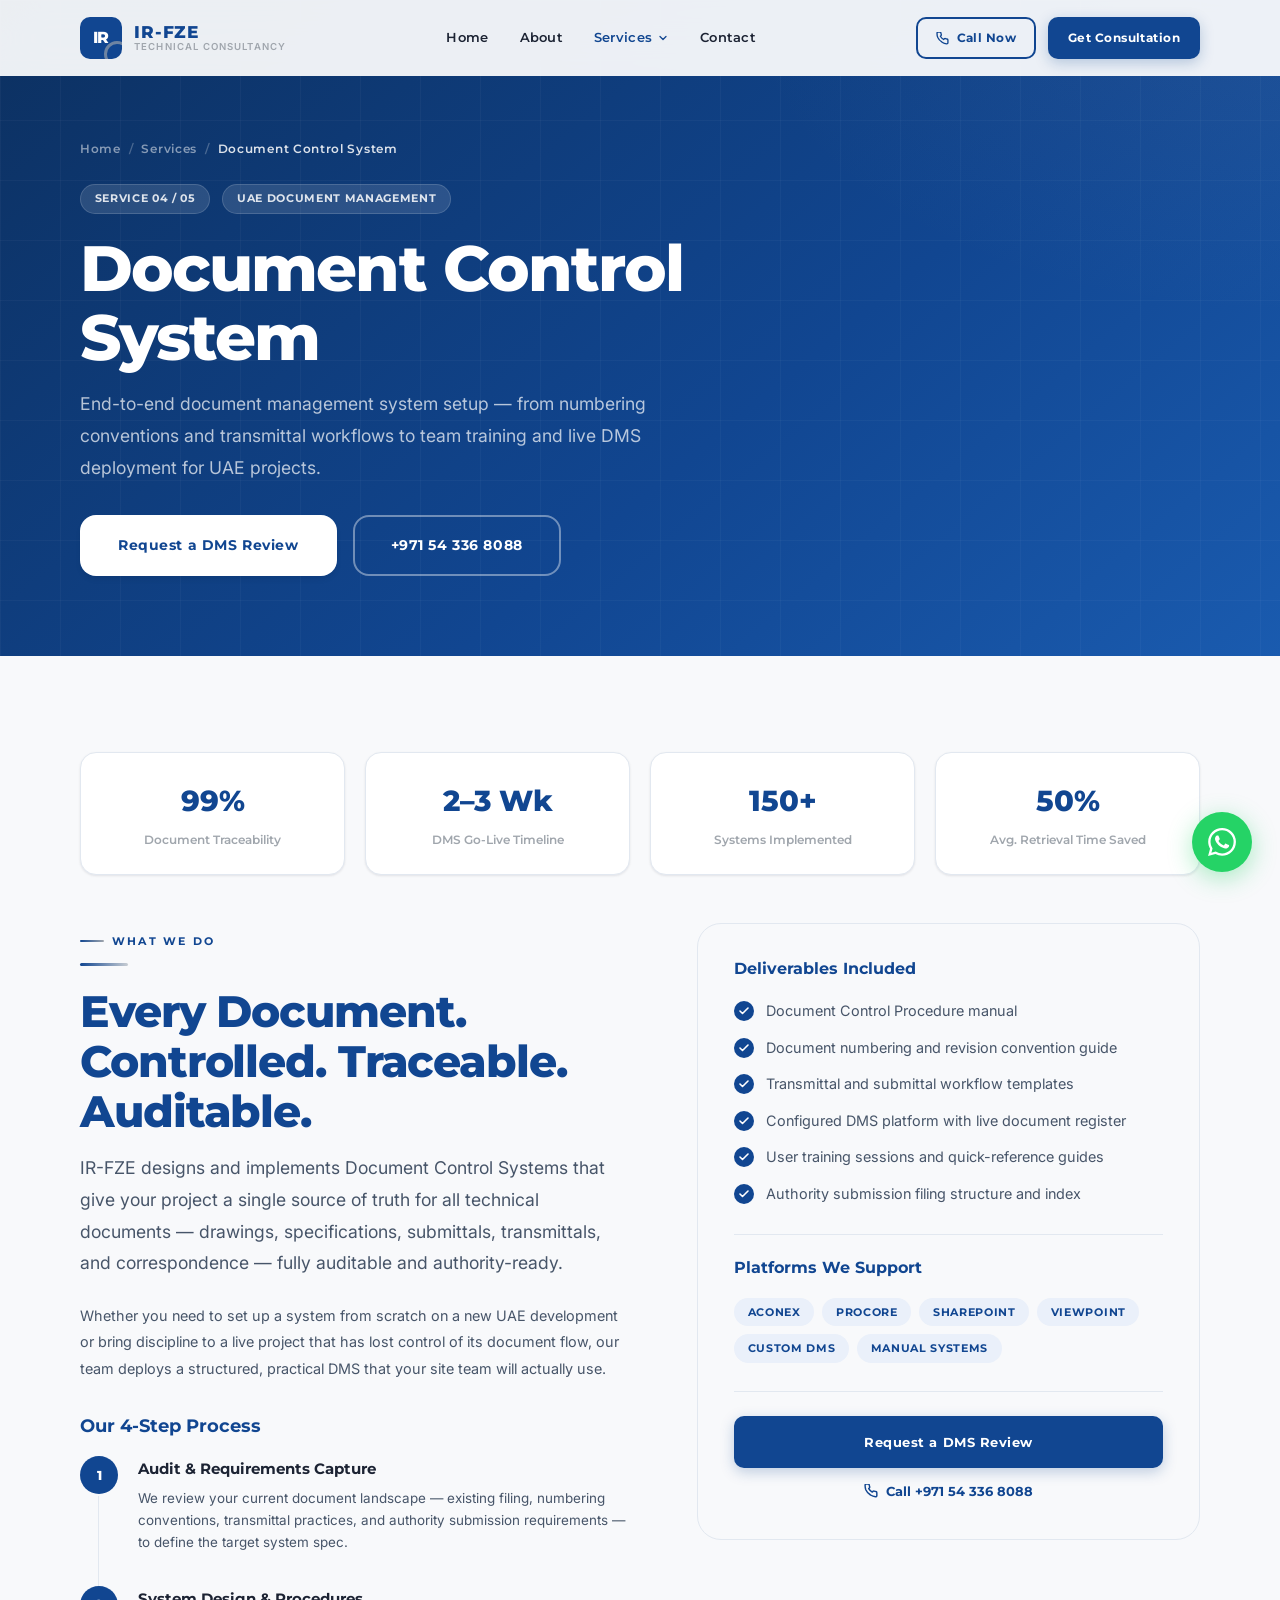
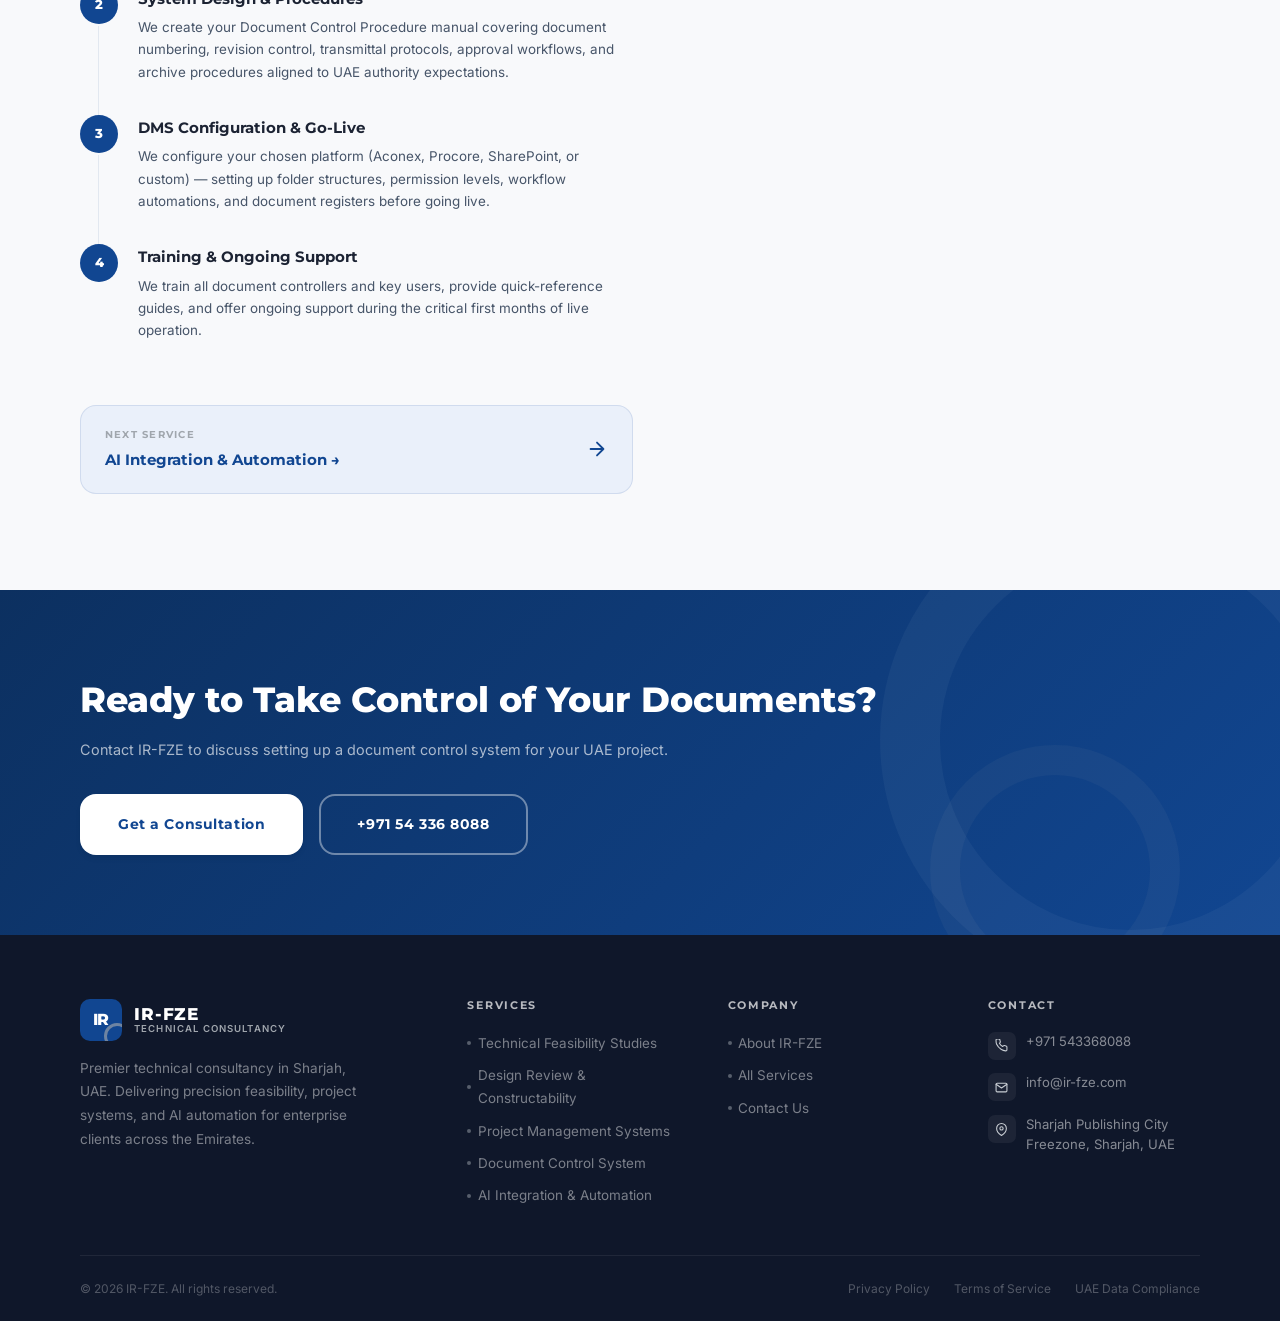
<file: service-document-control.html>
<!DOCTYPE html>
<html lang="en" dir="ltr">
<head>
  <meta charset="UTF-8" /><meta name="viewport" content="width=device-width, initial-scale=1.0" />
  <title>Document Control System UAE | IR-FZE Sharjah</title>
  <meta name="description" content="IR-FZE implements Document Control Systems for UAE construction and enterprise projects — DMS setup, numbering procedures, transmittal workflows, and team training. Sharjah." />
  <meta name="keywords" content="document control UAE, DMS setup Sharjah, document management system UAE, construction document control UAE, IR-FZE document control" />
  <meta name="robots" content="index, follow" />
  <meta name="geo.region" content="AE-SH" />
  <link rel="canonical" href="https://www.ir-fze.com/service-document-control.html" />
  <link rel="alternate" hreflang="en" href="https://www.ir-fze.com/service-document-control.html" />
  <link rel="alternate" hreflang="ar" href="https://www.ir-fze.com/ar/service-document-control.html" />
  <meta property="og:title" content="Document Control System UAE | IR-FZE" />
  <meta property="og:description" content="Document management system setup, procedures, and training for UAE construction and enterprise projects. IR-FZE — Sharjah Publishing City Freezone." />
  <meta property="og:url" content="https://www.ir-fze.com/service-document-control.html" />
  <link rel="icon" type="image/svg+xml" href="data:image/svg+xml,%3Csvg xmlns='http://www.w3.org/2000/svg' viewBox='0 0 32 32'%3E%3Crect width='32' height='32' rx='8' fill='%23114691'/%3E%3Ctext x='50%25' y='54%25' dominant-baseline='middle' text-anchor='middle' font-family='Montserrat,sans-serif' font-weight='800' font-size='13' fill='white'%3EIR%3C/text%3E%3C/svg%3E" />
  <meta name="theme-color" content="#114691" />
  <link rel="preconnect" href="https://fonts.googleapis.com" /><link rel="preconnect" href="https://fonts.gstatic.com" crossorigin />
  <link href="https://fonts.googleapis.com/css2?family=Montserrat:wght@400;500;600;700;800&family=Inter:wght@400;500;600&display=swap" rel="stylesheet" />
  <link rel="stylesheet" href="css/global.css" />
  <script type="application/ld+json">{"@context":"https://schema.org","@type":"Service","name":"Document Control System","provider":{"@id":"https://www.ir-fze.com/#business"},"areaServed":{"@type":"Country","name":"United Arab Emirates"},"description":"Document control system setup, numbering procedures, transmittal workflows, and team training for UAE construction and enterprise organisations."}</script>
  <style>
    .sp-kpi-row { display:grid; grid-template-columns:repeat(4,1fr); gap:1.25rem; margin-bottom:3rem; }
    .sp-kpi { background:var(--white); border:1px solid var(--border); border-radius:var(--radius-lg); padding:1.5rem; text-align:center; box-shadow:var(--shadow-xs); }
    .sp-kpi-num { font-family:var(--font-head); font-size:1.8rem; font-weight:800; color:var(--blue); display:block; margin-bottom:.25rem; }
    .sp-kpi-label { font-size:.75rem; color:var(--silver); font-family:var(--font-head); font-weight:600; }
    .sp-body-grid { display:grid; grid-template-columns:1.1fr 1fr; gap:4rem; align-items:start; }
    .sp-process { display:flex; flex-direction:column; gap:0; }
    .sp-process-item { display:flex; gap:1.25rem; padding-bottom:2rem; position:relative; }
    .sp-process-item:not(:last-child)::before { content:''; position:absolute; left:18px; top:40px; bottom:0; width:1px; background:var(--border); }
    .sp-process-num { width:38px; height:38px; border-radius:50%; background:var(--blue); display:flex; align-items:center; justify-content:center; font-family:var(--font-head); font-weight:800; font-size:.8rem; color:var(--white); flex-shrink:0; }
    .sp-process-title { font-family:var(--font-head); font-size:.95rem; font-weight:700; color:var(--text-dark); margin-bottom:.3rem; }
    .sp-process-desc { font-size:.84rem; color:var(--text-mid); line-height:1.65; }
    .sp-deliverables { background:var(--off-white); border-radius:var(--radius-xl); padding:2.25rem; border:1px solid var(--border); }
    .sp-deliverables h3 { font-family:var(--font-head); font-size:1rem; font-weight:700; color:var(--blue); margin-bottom:1.25rem; }
    .sp-next { display:flex; align-items:center; justify-content:space-between; background:var(--blue-xlt); border:1px solid rgba(17,70,145,.12); border-radius:var(--radius-lg); padding:1.25rem 1.5rem; margin-top:2rem; transition:all var(--t-base); }
    .sp-next:hover { background:var(--blue); }
    .sp-next:hover .sp-next-label, .sp-next:hover .sp-next-title { color:var(--white); }
    .sp-next:hover .sp-next-arrow svg { stroke:var(--white); }
    .sp-next-label { font-family:var(--font-head); font-size:.65rem; font-weight:700; letter-spacing:.12em; text-transform:uppercase; color:var(--silver); margin-bottom:.2rem; }
    .sp-next-title { font-family:var(--font-head); font-size:.95rem; font-weight:700; color:var(--blue); }
    .sp-next-arrow svg { width:22px; height:22px; stroke:var(--blue); }
    @media(max-width:900px) { .sp-kpi-row{grid-template-columns:repeat(2,1fr);} .sp-body-grid{grid-template-columns:1fr;} }
  </style>
</head>
<body>
<!-- NAV --><nav id="navbar" aria-label="Main navigation"><div class="nav-wrap"><a href="index.html" class="nav-logo"><div class="logo-box"><span>IR</span></div><div class="logo-meta"><strong>IR-FZE</strong><small>Technical Consultancy</small></div></a><ul class="nav-links" role="menubar"><li class="nav-item"><a href="index.html" class="nav-link">Home</a></li><li class="nav-item"><a href="about.html" class="nav-link">About</a></li><li class="nav-item has-mega"><a href="services.html" class="nav-link active" aria-haspopup="true">Services <svg viewBox="0 0 24 24" fill="none" stroke-width="2.5" stroke-linecap="round" stroke-linejoin="round" aria-hidden="true"><path d="M6 9l6 6 6-6"/></svg></a><div class="mega-menu"><div class="mega-services"><a href="service-feasibility.html" class="mega-service-link"><div class="mega-service-icon"><svg viewBox="0 0 24 24" fill="none" stroke-width="1.8" stroke-linecap="round" stroke-linejoin="round"><path d="M9 11l3 3L22 4"/><path d="M21 12v7a2 2 0 01-2 2H5a2 2 0 01-2-2V5a2 2 0 012-2h11"/></svg></div><div><div class="mega-service-title">Technical Feasibility Studies</div><div class="mega-service-desc">Risk assessments & advisory reports</div></div></a><a href="service-design-review.html" class="mega-service-link"><div class="mega-service-icon"><svg viewBox="0 0 24 24" fill="none" stroke-width="1.8" stroke-linecap="round" stroke-linejoin="round"><circle cx="11" cy="11" r="8"/><path d="M21 21l-4.35-4.35"/></svg></div><div><div class="mega-service-title">Design Review & Constructability</div><div class="mega-service-desc">Document review & gap analysis</div></div></a><a href="service-pms.html" class="mega-service-link"><div class="mega-service-icon"><svg viewBox="0 0 24 24" fill="none" stroke-width="1.8" stroke-linecap="round" stroke-linejoin="round"><rect x="3" y="3" width="18" height="18" rx="2"/><path d="M3 9h18M9 21V9"/></svg></div><div><div class="mega-service-title">Project Management Systems</div><div class="mega-service-desc">PMO setup & workflow alignment</div></div></a><a href="service-document-control.html" class="mega-service-link"><div class="mega-service-icon"><svg viewBox="0 0 24 24" fill="none" stroke-width="1.8" stroke-linecap="round" stroke-linejoin="round"><path d="M14 2H6a2 2 0 00-2 2v16a2 2 0 002 2h12a2 2 0 002-2V8z"/><polyline points="14,2 14,8 20,8"/></svg></div><div><div class="mega-service-title">Document Control System</div><div class="mega-service-desc">Setup, procedures & training</div></div></a><a href="service-ai.html" class="mega-service-link"><div class="mega-service-icon"><svg viewBox="0 0 24 24" fill="none" stroke-width="1.8" stroke-linecap="round" stroke-linejoin="round"><path d="M12 2a10 10 0 100 20 10 10 0 000-20z"/><path d="M12 6v6l4 2"/></svg></div><div><div class="mega-service-title">AI Integration & Automation</div><div class="mega-service-desc">Dashboards, chatbots & task automation</div></div></a></div><div class="mega-promo"><div><div class="mega-promo-label">Featured Service</div><div class="mega-promo-title">AI Automation for UAE Enterprises</div><div class="mega-promo-body">Reduce operational manpower by up to 60%.</div></div><a href="service-ai.html" class="mega-view-all">Explore AI Services <svg viewBox="0 0 24 24" fill="none" stroke-width="2.5" stroke-linecap="round" stroke-linejoin="round"><path d="M5 12h14M12 5l7 7-7 7"/></svg></a></div></div></li><li class="nav-item"><a href="contact.html" class="nav-link">Contact</a></li></ul><div class="nav-actions"><a href="tel:+971543368088" class="btn btn-ghost btn-sm"><svg width="13" height="13" viewBox="0 0 24 24" fill="none" stroke="currentColor" stroke-width="2.5" stroke-linecap="round" stroke-linejoin="round" aria-hidden="true"><path d="M22 16.92v3a2 2 0 01-2.18 2 19.79 19.79 0 01-8.63-3.07A19.5 19.5 0 013.07 9.8 19.79 19.79 0 012 1.18 2 2 0 014 0h3a2 2 0 012 1.72c.13.96.36 1.9.7 2.81a2 2 0 01-.45 2.11L8.09 7.91a16 16 0 006 6l1.27-1.27a2 2 0 012.11-.45c.91.34 1.85.57 2.81.7A2 2 0 0122 14.92z"/></svg> Call Now</a><a href="contact.html" class="btn btn-primary btn-sm">Get Consultation</a></div><button class="hamburger" id="hamburger" aria-label="Toggle menu" aria-expanded="false"><span></span><span></span><span></span></button></div><div class="mobile-drawer" id="mobile-drawer"><a href="index.html">Home</a><span class="drawer-section-label">Services</span><a href="service-feasibility.html">— Technical Feasibility Studies</a><a href="service-design-review.html">— Design Review & Constructability</a><a href="service-pms.html">— Project Management Systems</a><a href="service-document-control.html">— Document Control System</a><a href="service-ai.html">— AI Integration & Automation</a><a href="about.html">About Us</a><a href="contact.html">Contact</a><a href="contact.html" class="btn btn-primary drawer-cta">Get a Consultation</a></div></nav>

<!-- PAGE HERO -->
<section class="page-hero" aria-label="Document Control hero"><div class="page-hero-grid" aria-hidden="true"></div><div class="container page-hero-inner">
  <nav class="page-breadcrumb" aria-label="Breadcrumb"><a href="index.html">Home</a><span>/</span><a href="services.html">Services</a><span>/</span><span class="current">Document Control System</span></nav>
  <div style="display:flex;gap:.75rem;margin-bottom:1.25rem;flex-wrap:wrap;">
    <span class="badge badge-white">Service 04 / 05</span>
    <span class="badge badge-white">UAE Document Management</span>
  </div>
  <h1 class="h1" style="color:var(--white);max-width:700px;margin-bottom:1rem;">Document Control System</h1>
  <p class="lead" style="color:rgba(255,255,255,.7);max-width:600px;margin-bottom:2rem;">End-to-end document management system setup — from numbering conventions and transmittal workflows to team training and live DMS deployment for UAE projects.</p>
  <div style="display:flex;gap:1rem;flex-wrap:wrap;">
    <a href="contact.html" class="btn btn-white btn-lg">Request a DMS Review</a>
    <a href="tel:+971543368088" class="btn btn-outline-white btn-lg">+971 54 336 8088</a>
  </div>
</div></section>

<!-- CONTENT -->
<section class="section-py" style="background:var(--off-white);" aria-labelledby="dc-content">
  <div class="container">
    <!-- KPIs -->
    <div class="sp-kpi-row reveal">
      <div class="sp-kpi"><span class="sp-kpi-num">99%</span><div class="sp-kpi-label">Document Traceability</div></div>
      <div class="sp-kpi"><span class="sp-kpi-num">2–3 Wk</span><div class="sp-kpi-label">DMS Go-Live Timeline</div></div>
      <div class="sp-kpi"><span class="sp-kpi-num">150+</span><div class="sp-kpi-label">Systems Implemented</div></div>
      <div class="sp-kpi"><span class="sp-kpi-num">50%</span><div class="sp-kpi-label">Avg. Retrieval Time Saved</div></div>
    </div>

    <div class="sp-body-grid">
      <!-- Left -->
      <div>
        <span class="eyebrow">What We Do</span>
        <div class="rule"></div>
        <h2 class="h2 text-blue" id="dc-content" style="margin-bottom:1rem;">Every Document. Controlled. Traceable. Auditable.</h2>
        <p class="lead" style="margin-bottom:1.5rem;">IR-FZE designs and implements Document Control Systems that give your project a single source of truth for all technical documents — drawings, specifications, submittals, transmittals, and correspondence — fully auditable and authority-ready.</p>
        <p style="font-size:.9rem;color:var(--text-mid);line-height:1.85;margin-bottom:2rem;">Whether you need to set up a system from scratch on a new UAE development or bring discipline to a live project that has lost control of its document flow, our team deploys a structured, practical DMS that your site team will actually use.</p>

        <h3 class="h4 text-blue" style="margin-bottom:1.25rem;">Our 4-Step Process</h3>
        <div class="sp-process reveal">
          <div class="sp-process-item"><div class="sp-process-num">1</div><div><div class="sp-process-title">Audit & Requirements Capture</div><div class="sp-process-desc">We review your current document landscape — existing filing, numbering conventions, transmittal practices, and authority submission requirements — to define the target system spec.</div></div></div>
          <div class="sp-process-item"><div class="sp-process-num">2</div><div><div class="sp-process-title">System Design & Procedures</div><div class="sp-process-desc">We create your Document Control Procedure manual covering document numbering, revision control, transmittal protocols, approval workflows, and archive procedures aligned to UAE authority expectations.</div></div></div>
          <div class="sp-process-item"><div class="sp-process-num">3</div><div><div class="sp-process-title">DMS Configuration & Go-Live</div><div class="sp-process-desc">We configure your chosen platform (Aconex, Procore, SharePoint, or custom) — setting up folder structures, permission levels, workflow automations, and document registers before going live.</div></div></div>
          <div class="sp-process-item"><div class="sp-process-num">4</div><div><div class="sp-process-title">Training & Ongoing Support</div><div class="sp-process-desc">We train all document controllers and key users, provide quick-reference guides, and offer ongoing support during the critical first months of live operation.</div></div></div>
        </div>

        <!-- Next service -->
        <a href="service-ai.html" class="sp-next reveal" aria-label="Next: AI Integration & Automation">
          <div><div class="sp-next-label">Next Service</div><div class="sp-next-title">AI Integration & Automation →</div></div>
          <div class="sp-next-arrow"><svg viewBox="0 0 24 24" fill="none" stroke-width="2" stroke-linecap="round" stroke-linejoin="round"><path d="M5 12h14M12 5l7 7-7 7"/></svg></div>
        </a>
      </div>

      <!-- Right: Deliverables -->
      <div class="reveal">
        <div class="sp-deliverables">
          <h3>Deliverables Included</h3>
          <ul class="check-list" style="margin-bottom:1.75rem;">
            <li class="check-item">Document Control Procedure manual</li>
            <li class="check-item">Document numbering and revision convention guide</li>
            <li class="check-item">Transmittal and submittal workflow templates</li>
            <li class="check-item">Configured DMS platform with live document register</li>
            <li class="check-item">User training sessions and quick-reference guides</li>
            <li class="check-item">Authority submission filing structure and index</li>
          </ul>
          <div style="height:1px;background:var(--border);margin-bottom:1.5rem;"></div>
          <h3>Platforms We Support</h3>
          <div style="display:flex;flex-wrap:wrap;gap:.5rem;margin-bottom:1.75rem;">
            <span class="badge badge-blue">Aconex</span>
            <span class="badge badge-blue">Procore</span>
            <span class="badge badge-blue">SharePoint</span>
            <span class="badge badge-blue">Viewpoint</span>
            <span class="badge badge-blue">Custom DMS</span>
            <span class="badge badge-blue">Manual Systems</span>
          </div>
          <div style="height:1px;background:var(--border);margin-bottom:1.5rem;"></div>
          <a href="contact.html" class="btn btn-primary" style="width:100%;justify-content:center;">Request a DMS Review</a>
          <a href="tel:+971543368088" style="display:flex;align-items:center;justify-content:center;gap:.5rem;margin-top:.75rem;font-family:var(--font-head);font-size:.82rem;font-weight:700;color:var(--blue);">
            <svg width="14" height="14" viewBox="0 0 24 24" fill="none" stroke="currentColor" stroke-width="2.5" stroke-linecap="round" stroke-linejoin="round" aria-hidden="true"><path d="M22 16.92v3a2 2 0 01-2.18 2 19.79 19.79 0 01-8.63-3.07A19.5 19.5 0 013.07 9.8 19.79 19.79 0 012 1.18 2 2 0 014 0h3a2 2 0 012 1.72c.13.96.36 1.9.7 2.81a2 2 0 01-.45 2.11L8.09 7.91a16 16 0 006 6l1.27-1.27a2 2 0 012.11-.45c.91.34 1.85.57 2.81.7A2 2 0 0122 14.92z"/></svg>
            Call +971 54 336 8088
          </a>
        </div>
      </div>
    </div>
  </div>
</section>

<section class="cta-band" aria-label="CTA"><div class="container"><div class="cta-band-inner"><div class="reveal-left"><div class="cta-band-title">Ready to Take Control of Your Documents?</div><div class="cta-band-sub">Contact IR-FZE to discuss setting up a document control system for your UAE project.</div></div><div class="cta-band-actions reveal-right"><a href="contact.html" class="btn btn-white btn-lg">Get a Consultation</a><a href="tel:+971543368088" class="btn btn-outline-white btn-lg">+971 54 336 8088</a></div></div></div></section>

<footer><div class="container"><div class="footer-upper"><div class="footer-grid"><div class="footer-brand"><a href="index.html" class="nav-logo" style="margin-bottom:.75rem;"><div class="logo-box"><span>IR</span></div><div class="logo-meta"><strong>IR-FZE</strong><small>Technical Consultancy</small></div></a><p class="footer-tagline">Premier technical consultancy in Sharjah, UAE. Delivering precision feasibility, project systems, and AI automation for enterprise clients across the Emirates.</p></div><div class="footer-col"><h5>Services</h5><ul class="footer-links"><li><a href="service-feasibility.html">Technical Feasibility Studies</a></li><li><a href="service-design-review.html">Design Review & Constructability</a></li><li><a href="service-pms.html">Project Management Systems</a></li><li><a href="service-document-control.html">Document Control System</a></li><li><a href="service-ai.html">AI Integration & Automation</a></li></ul></div><div class="footer-col"><h5>Company</h5><ul class="footer-links"><li><a href="about.html">About IR-FZE</a></li><li><a href="services.html">All Services</a></li><li><a href="contact.html">Contact Us</a></li></ul></div><div class="footer-col"><h5>Contact</h5><address><div class="footer-contact-item"><div class="footer-contact-icon"><svg viewBox="0 0 24 24" fill="none" stroke-width="2" stroke-linecap="round" stroke-linejoin="round"><path d="M22 16.92v3a2 2 0 01-2.18 2 19.79 19.79 0 01-8.63-3.07A19.5 19.5 0 013.07 9.8 19.79 19.79 0 012 1.18 2 2 0 014 0h3a2 2 0 012 1.72c.13.96.36 1.9.7 2.81a2 2 0 01-.45 2.11L8.09 7.91a16 16 0 006 6l1.27-1.27a2 2 0 012.11-.45c.91.34 1.85.57 2.81.7A2 2 0 0122 14.92z"/></svg></div><a href="tel:+971543368088">+971 543368088</a></div><div class="footer-contact-item"><div class="footer-contact-icon"><svg viewBox="0 0 24 24" fill="none" stroke-width="2" stroke-linecap="round" stroke-linejoin="round"><path d="M4 4h16c1.1 0 2 .9 2 2v12c0 1.1-.9 2-2 2H4c-1.1 0-2-.9-2-2V6c0-1.1.9-2 2-2z"/><polyline points="22,6 12,13 2,6"/></svg></div><a href="mailto:info@ir-fze.com">info@ir-fze.com</a></div><div class="footer-contact-item"><div class="footer-contact-icon"><svg viewBox="0 0 24 24" fill="none" stroke-width="2" stroke-linecap="round" stroke-linejoin="round"><path d="M21 10c0 7-9 13-9 13s-9-6-9-13a9 9 0 0118 0z"/><circle cx="12" cy="10" r="3"/></svg></div><span>Sharjah Publishing City Freezone, Sharjah, UAE</span></div></address></div></div></div><div class="footer-lower"><p>&copy; <span class="js-year"></span> IR-FZE. All rights reserved.</p><div class="footer-legal"><a href="#">Privacy Policy</a><a href="#">Terms of Service</a><a href="#">UAE Data Compliance</a></div></div></div></footer>
<a href="https://wa.me/971543368088?text=Hello%20IR-FZE%2C%20I%20am%20interested%20in%20your%20consultancy%20services." class="wa-fab" target="_blank" rel="noopener noreferrer" aria-label="Chat on WhatsApp"><span class="wa-fab-icon"><svg viewBox="0 0 24 24" xmlns="http://www.w3.org/2000/svg" aria-hidden="true"><path d="M17.472 14.382c-.297-.149-1.758-.867-2.03-.967-.273-.099-.471-.148-.67.15-.197.297-.767.966-.94 1.164-.173.199-.347.223-.644.075-.297-.15-1.255-.463-2.39-1.475-.883-.788-1.48-1.761-1.653-2.059-.173-.297-.018-.458.13-.606.134-.133.298-.347.446-.52.149-.174.198-.298.298-.497.099-.198.05-.371-.025-.52-.075-.149-.669-1.612-.916-2.207-.242-.579-.487-.5-.669-.51-.173-.008-.371-.01-.57-.01-.198 0-.52.074-.792.372-.272.297-1.04 1.016-1.04 2.479 0 1.462 1.065 2.875 1.213 3.074.149.198 2.096 3.2 5.077 4.487.709.306 1.262.489 1.694.625.712.227 1.36.195 1.871.118.571-.085 1.758-.719 2.006-1.413.248-.694.248-1.289.173-1.413-.074-.124-.272-.198-.57-.347m-5.421 7.403h-.004a9.87 9.87 0 01-5.031-1.378l-.361-.214-3.741.982.998-3.648-.235-.374a9.86 9.86 0 01-1.51-5.26c.001-5.45 4.436-9.884 9.888-9.884 2.64 0 5.122 1.03 6.988 2.898a9.825 9.825 0 012.893 6.994c-.003 5.45-4.437 9.884-9.885 9.884m8.413-18.297A11.815 11.815 0 0012.05 0C5.495 0 .16 5.335.157 11.892c0 2.096.547 4.142 1.588 5.945L.057 24l6.305-1.654a11.882 11.882 0 005.683 1.448h.005c6.554 0 11.89-5.335 11.893-11.893a11.821 11.821 0 00-3.48-8.413z"/></svg></span><span class="wa-fab-label">Chat on WhatsApp</span></a>
<script src="js/global.js"></script>
</body>
</html>
</file>
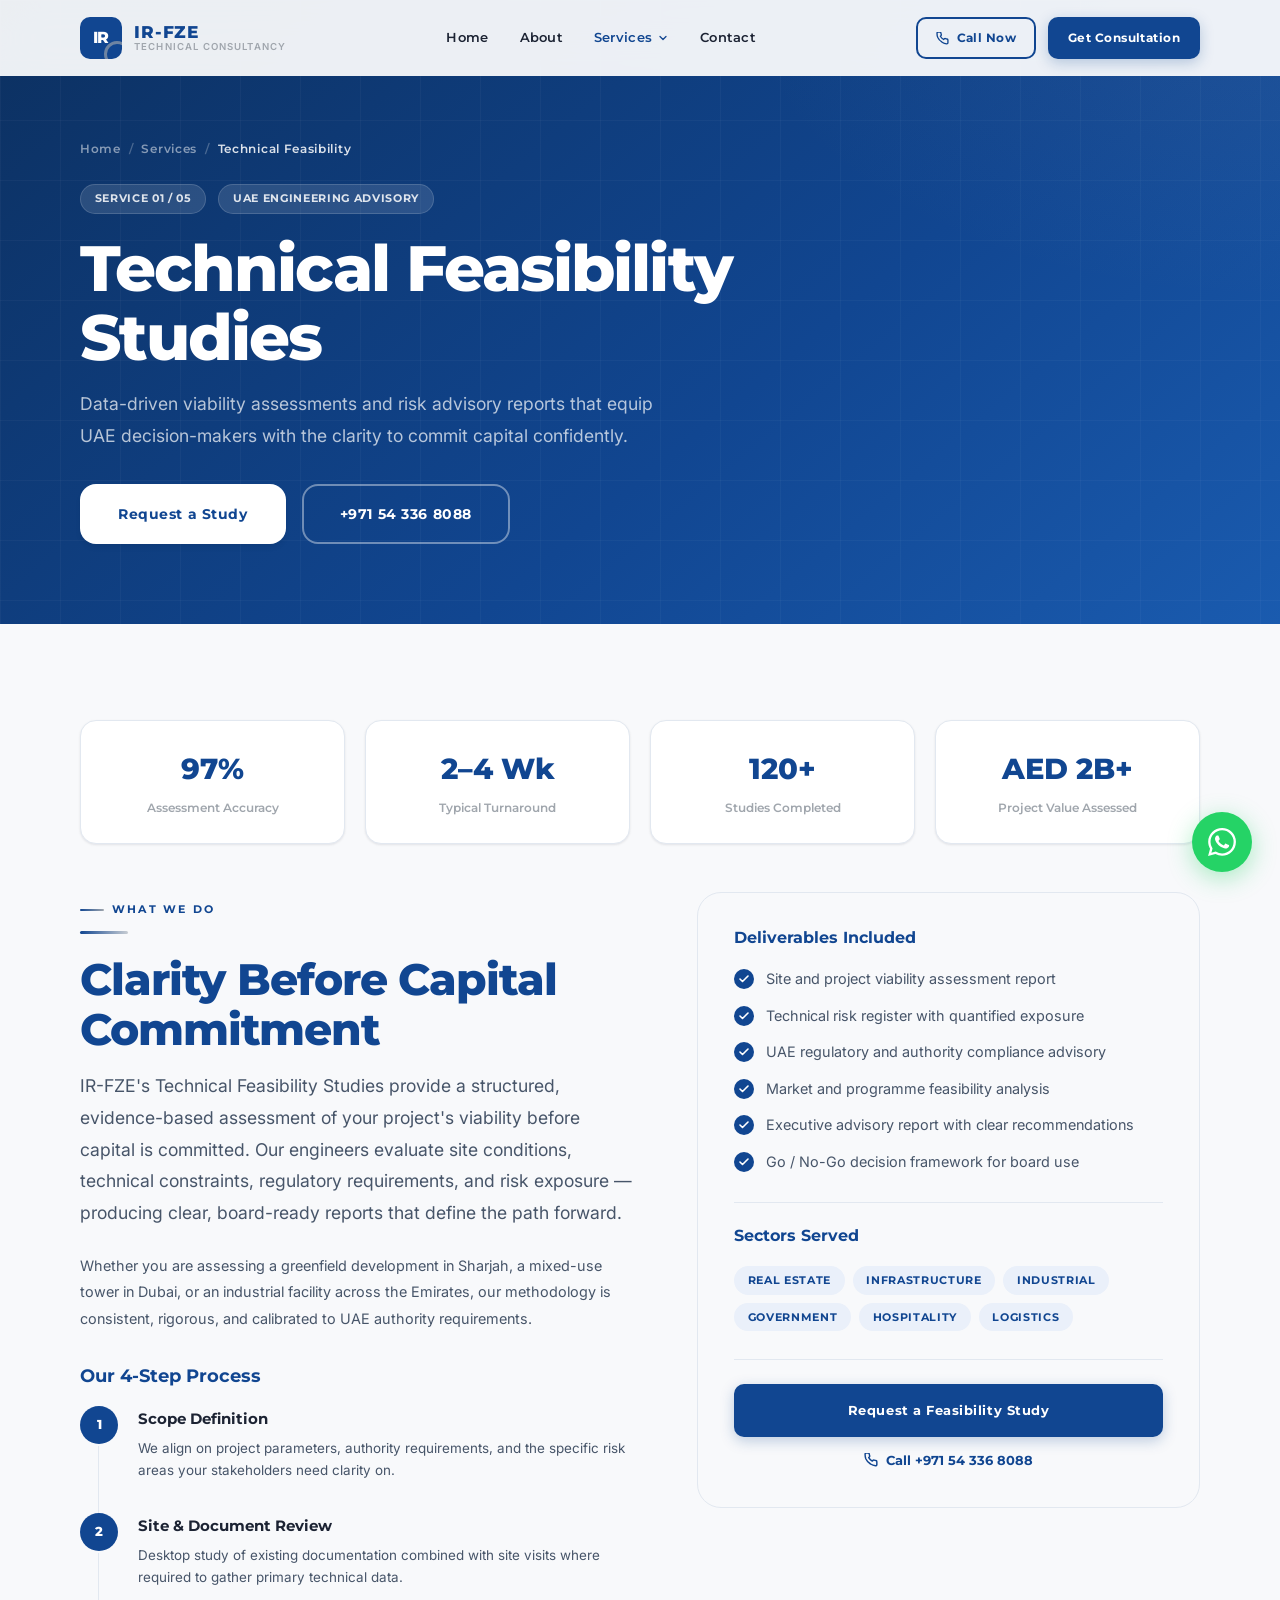
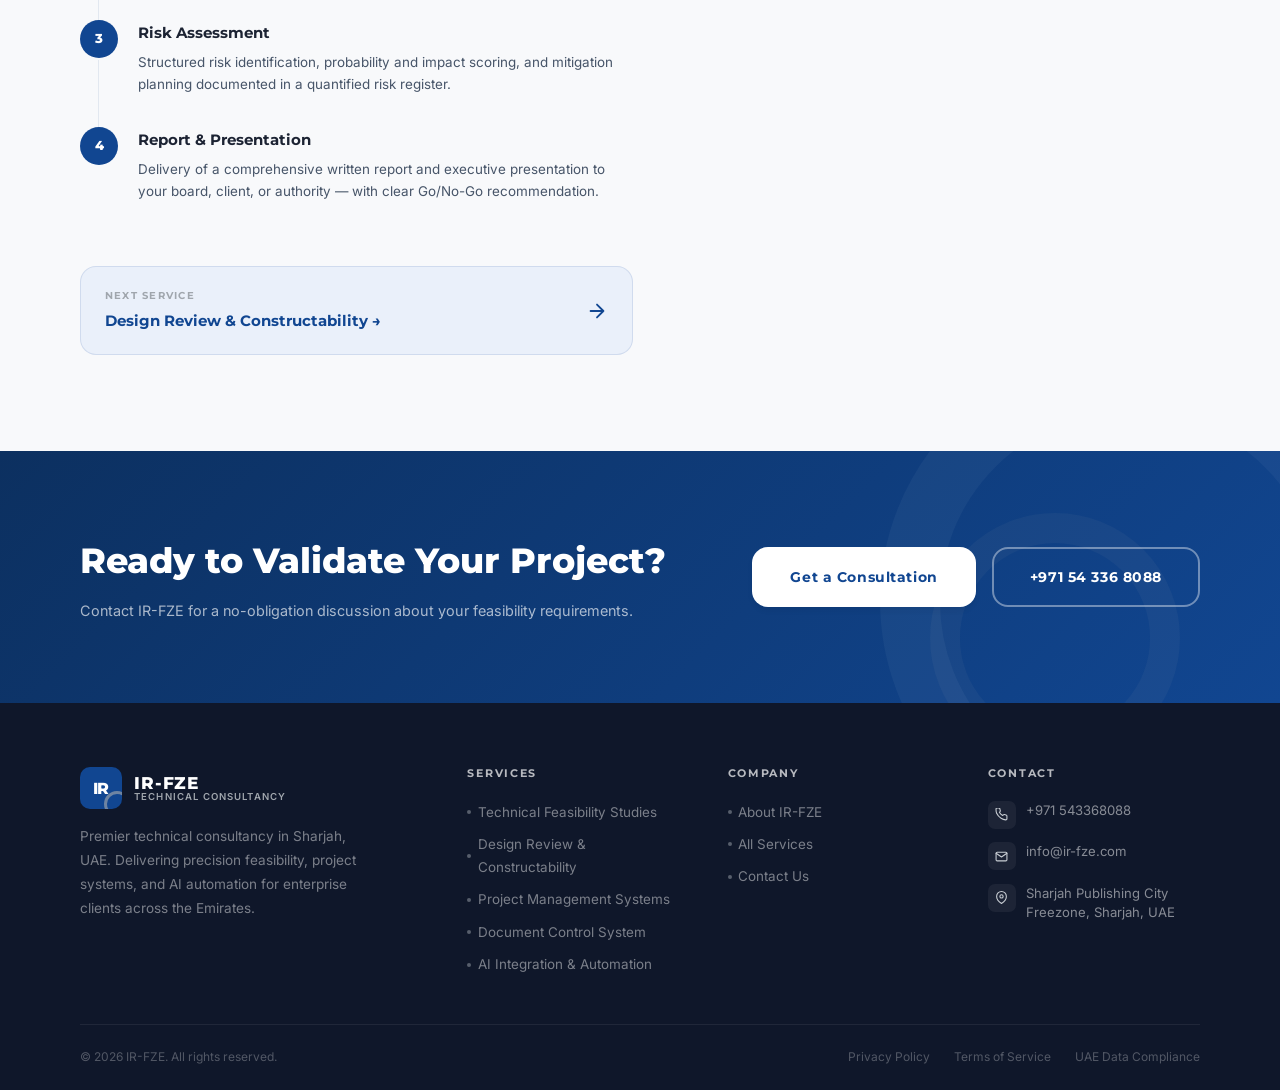
<file: service-feasibility.html>
<!DOCTYPE html>
<html lang="en" dir="ltr">
<head>
  <meta charset="UTF-8" /><meta name="viewport" content="width=device-width, initial-scale=1.0" />
  <title>Technical Feasibility Studies UAE | IR-FZE Sharjah</title>
  <meta name="description" content="IR-FZE delivers expert Technical Feasibility Studies for UAE projects — risk assessments, regulatory advisory, and executive reports. Sharjah Publishing City Freezone." />
  <meta name="keywords" content="technical feasibility UAE, feasibility study Sharjah, project viability UAE, engineering assessment UAE, IR-FZE feasibility" />
  <meta name="robots" content="index, follow" />
  <link rel="canonical" href="https://www.ir-fze.com/service-feasibility.html" />
  <meta property="og:title" content="Technical Feasibility Studies UAE | IR-FZE" />
  <meta property="og:description" content="Data-driven viability assessments and risk advisory for UAE projects. IR-FZE — Sharjah Publishing City Freezone." />
  <link rel="icon" type="image/svg+xml" href="data:image/svg+xml,%3Csvg xmlns='http://www.w3.org/2000/svg' viewBox='0 0 32 32'%3E%3Crect width='32' height='32' rx='8' fill='%23114691'/%3E%3Ctext x='50%25' y='54%25' dominant-baseline='middle' text-anchor='middle' font-family='Montserrat,sans-serif' font-weight='800' font-size='13' fill='white'%3EIR%3C/text%3E%3C/svg%3E" />
  <meta name="theme-color" content="#114691" />
  <link rel="preconnect" href="https://fonts.googleapis.com" /><link rel="preconnect" href="https://fonts.gstatic.com" crossorigin />
  <link href="https://fonts.googleapis.com/css2?family=Montserrat:wght@400;500;600;700;800&family=Inter:wght@400;500;600&display=swap" rel="stylesheet" />
  <link rel="stylesheet" href="css/global.css" />
  <script type="application/ld+json">{"@context":"https://schema.org","@type":"Service","name":"Technical Feasibility Studies","provider":{"@id":"https://www.ir-fze.com/#business"},"areaServed":{"@type":"Country","name":"United Arab Emirates"},"description":"Technical Feasibility Studies for UAE projects including risk assessments, regulatory advisory and executive reports."}</script>
  <style>
    .sp-kpi-row { display:grid; grid-template-columns:repeat(4,1fr); gap:1.25rem; margin-bottom:3rem; }
    .sp-kpi { background:var(--white); border:1px solid var(--border); border-radius:var(--radius-lg); padding:1.5rem; text-align:center; box-shadow:var(--shadow-xs); }
    .sp-kpi-num { font-family:var(--font-head); font-size:1.8rem; font-weight:800; color:var(--blue); display:block; margin-bottom:.25rem; }
    .sp-kpi-label { font-size:.75rem; color:var(--silver); font-family:var(--font-head); font-weight:600; }
    .sp-body-grid { display:grid; grid-template-columns:1.1fr 1fr; gap:4rem; align-items:start; }
    .sp-process { display:flex; flex-direction:column; gap:0; }
    .sp-process-item { display:flex; gap:1.25rem; padding-bottom:2rem; position:relative; }
    .sp-process-item:not(:last-child)::before { content:''; position:absolute; left:18px; top:40px; bottom:0; width:1px; background:var(--border); }
    .sp-process-num { width:38px; height:38px; border-radius:50%; background:var(--blue); display:flex; align-items:center; justify-content:center; font-family:var(--font-head); font-weight:800; font-size:.8rem; color:var(--white); flex-shrink:0; }
    .sp-process-title { font-family:var(--font-head); font-size:.95rem; font-weight:700; color:var(--text-dark); margin-bottom:.3rem; }
    .sp-process-desc { font-size:.84rem; color:var(--text-mid); line-height:1.65; }
    .sp-deliverables { background:var(--off-white); border-radius:var(--radius-xl); padding:2.25rem; border:1px solid var(--border); }
    .sp-deliverables h3 { font-family:var(--font-head); font-size:1rem; font-weight:700; color:var(--blue); margin-bottom:1.25rem; }
    .sp-next { display:flex; align-items:center; justify-content:space-between; background:var(--blue-xlt); border:1px solid rgba(17,70,145,.12); border-radius:var(--radius-lg); padding:1.25rem 1.5rem; margin-top:2rem; transition:all var(--t-base); }
    .sp-next:hover { background:var(--blue); }
    .sp-next:hover .sp-next-label, .sp-next:hover .sp-next-title { color:var(--white); }
    .sp-next:hover .sp-next-arrow svg { stroke:var(--white); }
    .sp-next-label { font-family:var(--font-head); font-size:.65rem; font-weight:700; letter-spacing:.12em; text-transform:uppercase; color:var(--silver); margin-bottom:.2rem; }
    .sp-next-title { font-family:var(--font-head); font-size:.95rem; font-weight:700; color:var(--blue); }
    .sp-next-arrow svg { width:22px; height:22px; stroke:var(--blue); }
    @media(max-width:900px) { .sp-kpi-row{grid-template-columns:repeat(2,1fr);} .sp-body-grid{grid-template-columns:1fr;} }
  </style>
</head>
<body>
<!-- NAV --><nav id="navbar" aria-label="Main navigation"><div class="nav-wrap"><a href="index.html" class="nav-logo"><div class="logo-box"><span>IR</span></div><div class="logo-meta"><strong>IR-FZE</strong><small>Technical Consultancy</small></div></a><ul class="nav-links" role="menubar"><li class="nav-item"><a href="index.html" class="nav-link">Home</a></li><li class="nav-item"><a href="about.html" class="nav-link">About</a></li><li class="nav-item has-mega"><a href="services.html" class="nav-link active" aria-haspopup="true">Services <svg viewBox="0 0 24 24" fill="none" stroke-width="2.5" stroke-linecap="round" stroke-linejoin="round" aria-hidden="true"><path d="M6 9l6 6 6-6"/></svg></a><div class="mega-menu"><div class="mega-services"><a href="service-feasibility.html" class="mega-service-link"><div class="mega-service-icon"><svg viewBox="0 0 24 24" fill="none" stroke-width="1.8" stroke-linecap="round" stroke-linejoin="round"><path d="M9 11l3 3L22 4"/><path d="M21 12v7a2 2 0 01-2 2H5a2 2 0 01-2-2V5a2 2 0 012-2h11"/></svg></div><div><div class="mega-service-title">Technical Feasibility Studies</div><div class="mega-service-desc">Risk assessments & advisory reports</div></div></a><a href="service-design-review.html" class="mega-service-link"><div class="mega-service-icon"><svg viewBox="0 0 24 24" fill="none" stroke-width="1.8" stroke-linecap="round" stroke-linejoin="round"><circle cx="11" cy="11" r="8"/><path d="M21 21l-4.35-4.35"/></svg></div><div><div class="mega-service-title">Design Review & Constructability</div><div class="mega-service-desc">Document review & gap analysis</div></div></a><a href="service-pms.html" class="mega-service-link"><div class="mega-service-icon"><svg viewBox="0 0 24 24" fill="none" stroke-width="1.8" stroke-linecap="round" stroke-linejoin="round"><rect x="3" y="3" width="18" height="18" rx="2"/><path d="M3 9h18M9 21V9"/></svg></div><div><div class="mega-service-title">Project Management Systems</div><div class="mega-service-desc">PMO setup & workflow alignment</div></div></a><a href="service-document-control.html" class="mega-service-link"><div class="mega-service-icon"><svg viewBox="0 0 24 24" fill="none" stroke-width="1.8" stroke-linecap="round" stroke-linejoin="round"><path d="M14 2H6a2 2 0 00-2 2v16a2 2 0 002 2h12a2 2 0 002-2V8z"/><polyline points="14,2 14,8 20,8"/></svg></div><div><div class="mega-service-title">Document Control System</div><div class="mega-service-desc">Setup, procedures & training</div></div></a><a href="service-ai.html" class="mega-service-link"><div class="mega-service-icon"><svg viewBox="0 0 24 24" fill="none" stroke-width="1.8" stroke-linecap="round" stroke-linejoin="round"><path d="M12 2a10 10 0 100 20 10 10 0 000-20z"/><path d="M12 6v6l4 2"/></svg></div><div><div class="mega-service-title">AI Integration & Automation</div><div class="mega-service-desc">Dashboards, chatbots & task automation</div></div></a></div><div class="mega-promo"><div><div class="mega-promo-label">Featured Service</div><div class="mega-promo-title">AI Automation for UAE Enterprises</div><div class="mega-promo-body">Reduce operational manpower by up to 60%.</div></div><a href="service-ai.html" class="mega-view-all">Explore AI Services <svg viewBox="0 0 24 24" fill="none" stroke-width="2.5" stroke-linecap="round" stroke-linejoin="round"><path d="M5 12h14M12 5l7 7-7 7"/></svg></a></div></div></li><li class="nav-item"><a href="contact.html" class="nav-link">Contact</a></li></ul><div class="nav-actions"><a href="tel:+971543368088" class="btn btn-ghost btn-sm"><svg width="13" height="13" viewBox="0 0 24 24" fill="none" stroke="currentColor" stroke-width="2.5" stroke-linecap="round" stroke-linejoin="round" aria-hidden="true"><path d="M22 16.92v3a2 2 0 01-2.18 2 19.79 19.79 0 01-8.63-3.07A19.5 19.5 0 013.07 9.8 19.79 19.79 0 012 1.18 2 2 0 014 0h3a2 2 0 012 1.72c.13.96.36 1.9.7 2.81a2 2 0 01-.45 2.11L8.09 7.91a16 16 0 006 6l1.27-1.27a2 2 0 012.11-.45c.91.34 1.85.57 2.81.7A2 2 0 0122 14.92z"/></svg> Call Now</a><a href="contact.html" class="btn btn-primary btn-sm">Get Consultation</a></div><button class="hamburger" id="hamburger" aria-label="Toggle menu" aria-expanded="false"><span></span><span></span><span></span></button></div><div class="mobile-drawer" id="mobile-drawer"><a href="index.html">Home</a><span class="drawer-section-label">Services</span><a href="service-feasibility.html">— Technical Feasibility Studies</a><a href="service-design-review.html">— Design Review & Constructability</a><a href="service-pms.html">— Project Management Systems</a><a href="service-document-control.html">— Document Control System</a><a href="service-ai.html">— AI Integration & Automation</a><a href="about.html">About Us</a><a href="contact.html">Contact</a><a href="contact.html" class="btn btn-primary drawer-cta">Get a Consultation</a></div></nav>

<!-- PAGE HERO -->
<section class="page-hero"><div class="page-hero-grid" aria-hidden="true"></div><div class="container page-hero-inner">
  <nav class="page-breadcrumb" aria-label="Breadcrumb"><a href="index.html">Home</a><span>/</span><a href="services.html">Services</a><span>/</span><span class="current">Technical Feasibility</span></nav>
  <div style="display:flex;gap:.75rem;margin-bottom:1.25rem;flex-wrap:wrap;">
    <span class="badge badge-white">Service 01 / 05</span>
    <span class="badge badge-white">UAE Engineering Advisory</span>
  </div>
  <h1 class="h1" style="color:var(--white);max-width:700px;margin-bottom:1rem;">Technical Feasibility Studies</h1>
  <p class="lead" style="color:rgba(255,255,255,.7);max-width:600px;margin-bottom:2rem;">Data-driven viability assessments and risk advisory reports that equip UAE decision-makers with the clarity to commit capital confidently.</p>
  <div style="display:flex;gap:1rem;flex-wrap:wrap;">
    <a href="contact.html" class="btn btn-white btn-lg">Request a Study</a>
    <a href="tel:+971543368088" class="btn btn-outline-white btn-lg">+971 54 336 8088</a>
  </div>
</div></section>

<!-- CONTENT -->
<section class="section-py" style="background:var(--off-white);">
  <div class="container">
    <!-- KPIs -->
    <div class="sp-kpi-row reveal">
      <div class="sp-kpi"><span class="sp-kpi-num">97%</span><div class="sp-kpi-label">Assessment Accuracy</div></div>
      <div class="sp-kpi"><span class="sp-kpi-num">2–4 Wk</span><div class="sp-kpi-label">Typical Turnaround</div></div>
      <div class="sp-kpi"><span class="sp-kpi-num">120+</span><div class="sp-kpi-label">Studies Completed</div></div>
      <div class="sp-kpi"><span class="sp-kpi-num">AED 2B+</span><div class="sp-kpi-label">Project Value Assessed</div></div>
    </div>

    <div class="sp-body-grid">
      <!-- Left -->
      <div>
        <span class="eyebrow">What We Do</span>
        <div class="rule"></div>
        <h2 class="h2 text-blue" style="margin-bottom:1rem;">Clarity Before Capital Commitment</h2>
        <p class="lead" style="margin-bottom:1.5rem;">IR-FZE's Technical Feasibility Studies provide a structured, evidence-based assessment of your project's viability before capital is committed. Our engineers evaluate site conditions, technical constraints, regulatory requirements, and risk exposure — producing clear, board-ready reports that define the path forward.</p>
        <p style="font-size:.9rem;color:var(--text-mid);line-height:1.85;margin-bottom:2rem;">Whether you are assessing a greenfield development in Sharjah, a mixed-use tower in Dubai, or an industrial facility across the Emirates, our methodology is consistent, rigorous, and calibrated to UAE authority requirements.</p>

        <h3 class="h4 text-blue" style="margin-bottom:1.25rem;">Our 4-Step Process</h3>
        <div class="sp-process reveal">
          <div class="sp-process-item"><div class="sp-process-num">1</div><div><div class="sp-process-title">Scope Definition</div><div class="sp-process-desc">We align on project parameters, authority requirements, and the specific risk areas your stakeholders need clarity on.</div></div></div>
          <div class="sp-process-item"><div class="sp-process-num">2</div><div><div class="sp-process-title">Site & Document Review</div><div class="sp-process-desc">Desktop study of existing documentation combined with site visits where required to gather primary technical data.</div></div></div>
          <div class="sp-process-item"><div class="sp-process-num">3</div><div><div class="sp-process-title">Risk Assessment</div><div class="sp-process-desc">Structured risk identification, probability and impact scoring, and mitigation planning documented in a quantified risk register.</div></div></div>
          <div class="sp-process-item"><div class="sp-process-num">4</div><div><div class="sp-process-title">Report & Presentation</div><div class="sp-process-desc">Delivery of a comprehensive written report and executive presentation to your board, client, or authority — with clear Go/No-Go recommendation.</div></div></div>
        </div>

        <!-- Next service -->
        <a href="service-design-review.html" class="sp-next reveal" aria-label="Next: Design Review and Constructability">
          <div><div class="sp-next-label">Next Service</div><div class="sp-next-title">Design Review & Constructability →</div></div>
          <div class="sp-next-arrow"><svg viewBox="0 0 24 24" fill="none" stroke-width="2" stroke-linecap="round" stroke-linejoin="round"><path d="M5 12h14M12 5l7 7-7 7"/></svg></div>
        </a>
      </div>

      <!-- Right: Deliverables -->
      <div class="reveal">
        <div class="sp-deliverables">
          <h3>Deliverables Included</h3>
          <ul class="check-list" style="margin-bottom:1.75rem;">
            <li class="check-item">Site and project viability assessment report</li>
            <li class="check-item">Technical risk register with quantified exposure</li>
            <li class="check-item">UAE regulatory and authority compliance advisory</li>
            <li class="check-item">Market and programme feasibility analysis</li>
            <li class="check-item">Executive advisory report with clear recommendations</li>
            <li class="check-item">Go / No-Go decision framework for board use</li>
          </ul>
          <div style="height:1px;background:var(--border);margin-bottom:1.5rem;"></div>
          <h3>Sectors Served</h3>
          <div style="display:flex;flex-wrap:wrap;gap:.5rem;margin-bottom:1.75rem;">
            <span class="badge badge-blue">Real Estate</span>
            <span class="badge badge-blue">Infrastructure</span>
            <span class="badge badge-blue">Industrial</span>
            <span class="badge badge-blue">Government</span>
            <span class="badge badge-blue">Hospitality</span>
            <span class="badge badge-blue">Logistics</span>
          </div>
          <div style="height:1px;background:var(--border);margin-bottom:1.5rem;"></div>
          <a href="contact.html" class="btn btn-primary" style="width:100%;justify-content:center;">Request a Feasibility Study</a>
          <a href="tel:+971543368088" style="display:flex;align-items:center;justify-content:center;gap:.5rem;margin-top:.75rem;font-family:var(--font-head);font-size:.82rem;font-weight:700;color:var(--blue);">
            <svg width="14" height="14" viewBox="0 0 24 24" fill="none" stroke="currentColor" stroke-width="2.5" stroke-linecap="round" stroke-linejoin="round" aria-hidden="true"><path d="M22 16.92v3a2 2 0 01-2.18 2 19.79 19.79 0 01-8.63-3.07A19.5 19.5 0 013.07 9.8 19.79 19.79 0 012 1.18 2 2 0 014 0h3a2 2 0 012 1.72c.13.96.36 1.9.7 2.81a2 2 0 01-.45 2.11L8.09 7.91a16 16 0 006 6l1.27-1.27a2 2 0 012.11-.45c.91.34 1.85.57 2.81.7A2 2 0 0122 14.92z"/></svg>
            Call +971 54 336 8088
          </a>
        </div>
      </div>
    </div>
  </div>
</section>

<section class="cta-band"><div class="container"><div class="cta-band-inner"><div class="reveal-left"><div class="cta-band-title">Ready to Validate Your Project?</div><div class="cta-band-sub">Contact IR-FZE for a no-obligation discussion about your feasibility requirements.</div></div><div class="cta-band-actions reveal-right"><a href="contact.html" class="btn btn-white btn-lg">Get a Consultation</a><a href="tel:+971543368088" class="btn btn-outline-white btn-lg">+971 54 336 8088</a></div></div></div></section>

<footer><div class="container"><div class="footer-upper"><div class="footer-grid"><div class="footer-brand"><a href="index.html" class="nav-logo" style="margin-bottom:.75rem;"><div class="logo-box"><span>IR</span></div><div class="logo-meta"><strong>IR-FZE</strong><small>Technical Consultancy</small></div></a><p class="footer-tagline">Premier technical consultancy in Sharjah, UAE. Delivering precision feasibility, project systems, and AI automation for enterprise clients across the Emirates.</p></div><div class="footer-col"><h5>Services</h5><ul class="footer-links"><li><a href="service-feasibility.html">Technical Feasibility Studies</a></li><li><a href="service-design-review.html">Design Review & Constructability</a></li><li><a href="service-pms.html">Project Management Systems</a></li><li><a href="service-document-control.html">Document Control System</a></li><li><a href="service-ai.html">AI Integration & Automation</a></li></ul></div><div class="footer-col"><h5>Company</h5><ul class="footer-links"><li><a href="about.html">About IR-FZE</a></li><li><a href="services.html">All Services</a></li><li><a href="contact.html">Contact Us</a></li></ul></div><div class="footer-col"><h5>Contact</h5><address><div class="footer-contact-item"><div class="footer-contact-icon"><svg viewBox="0 0 24 24" fill="none" stroke-width="2" stroke-linecap="round" stroke-linejoin="round"><path d="M22 16.92v3a2 2 0 01-2.18 2 19.79 19.79 0 01-8.63-3.07A19.5 19.5 0 013.07 9.8 19.79 19.79 0 012 1.18 2 2 0 014 0h3a2 2 0 012 1.72c.13.96.36 1.9.7 2.81a2 2 0 01-.45 2.11L8.09 7.91a16 16 0 006 6l1.27-1.27a2 2 0 012.11-.45c.91.34 1.85.57 2.81.7A2 2 0 0122 14.92z"/></svg></div><a href="tel:+971543368088">+971 543368088</a></div><div class="footer-contact-item"><div class="footer-contact-icon"><svg viewBox="0 0 24 24" fill="none" stroke-width="2" stroke-linecap="round" stroke-linejoin="round"><path d="M4 4h16c1.1 0 2 .9 2 2v12c0 1.1-.9 2-2 2H4c-1.1 0-2-.9-2-2V6c0-1.1.9-2 2-2z"/><polyline points="22,6 12,13 2,6"/></svg></div><a href="mailto:info@ir-fze.com">info@ir-fze.com</a></div><div class="footer-contact-item"><div class="footer-contact-icon"><svg viewBox="0 0 24 24" fill="none" stroke-width="2" stroke-linecap="round" stroke-linejoin="round"><path d="M21 10c0 7-9 13-9 13s-9-6-9-13a9 9 0 0118 0z"/><circle cx="12" cy="10" r="3"/></svg></div><span>Sharjah Publishing City Freezone, Sharjah, UAE</span></div></address></div></div></div><div class="footer-lower"><p>&copy; <span class="js-year"></span> IR-FZE. All rights reserved.</p><div class="footer-legal"><a href="#">Privacy Policy</a><a href="#">Terms of Service</a><a href="#">UAE Data Compliance</a></div></div></div></footer>
<a href="https://wa.me/971543368088?text=Hello%20IR-FZE%2C%20I%20am%20interested%20in%20your%20consultancy%20services." class="wa-fab" target="_blank" rel="noopener noreferrer" aria-label="Chat on WhatsApp"><span class="wa-fab-icon"><svg viewBox="0 0 24 24" xmlns="http://www.w3.org/2000/svg" aria-hidden="true"><path d="M17.472 14.382c-.297-.149-1.758-.867-2.03-.967-.273-.099-.471-.148-.67.15-.197.297-.767.966-.94 1.164-.173.199-.347.223-.644.075-.297-.15-1.255-.463-2.39-1.475-.883-.788-1.48-1.761-1.653-2.059-.173-.297-.018-.458.13-.606.134-.133.298-.347.446-.52.149-.174.198-.298.298-.497.099-.198.05-.371-.025-.52-.075-.149-.669-1.612-.916-2.207-.242-.579-.487-.5-.669-.51-.173-.008-.371-.01-.57-.01-.198 0-.52.074-.792.372-.272.297-1.04 1.016-1.04 2.479 0 1.462 1.065 2.875 1.213 3.074.149.198 2.096 3.2 5.077 4.487.709.306 1.262.489 1.694.625.712.227 1.36.195 1.871.118.571-.085 1.758-.719 2.006-1.413.248-.694.248-1.289.173-1.413-.074-.124-.272-.198-.57-.347m-5.421 7.403h-.004a9.87 9.87 0 01-5.031-1.378l-.361-.214-3.741.982.998-3.648-.235-.374a9.86 9.86 0 01-1.51-5.26c.001-5.45 4.436-9.884 9.888-9.884 2.64 0 5.122 1.03 6.988 2.898a9.825 9.825 0 012.893 6.994c-.003 5.45-4.437 9.884-9.885 9.884m8.413-18.297A11.815 11.815 0 0012.05 0C5.495 0 .16 5.335.157 11.892c0 2.096.547 4.142 1.588 5.945L.057 24l6.305-1.654a11.882 11.882 0 005.683 1.448h.005c6.554 0 11.89-5.335 11.893-11.893a11.821 11.821 0 00-3.48-8.413z"/></svg></span><span class="wa-fab-label">Chat on WhatsApp</span></a>
<script src="js/global.js"></script>
</body>
</html>
</file>
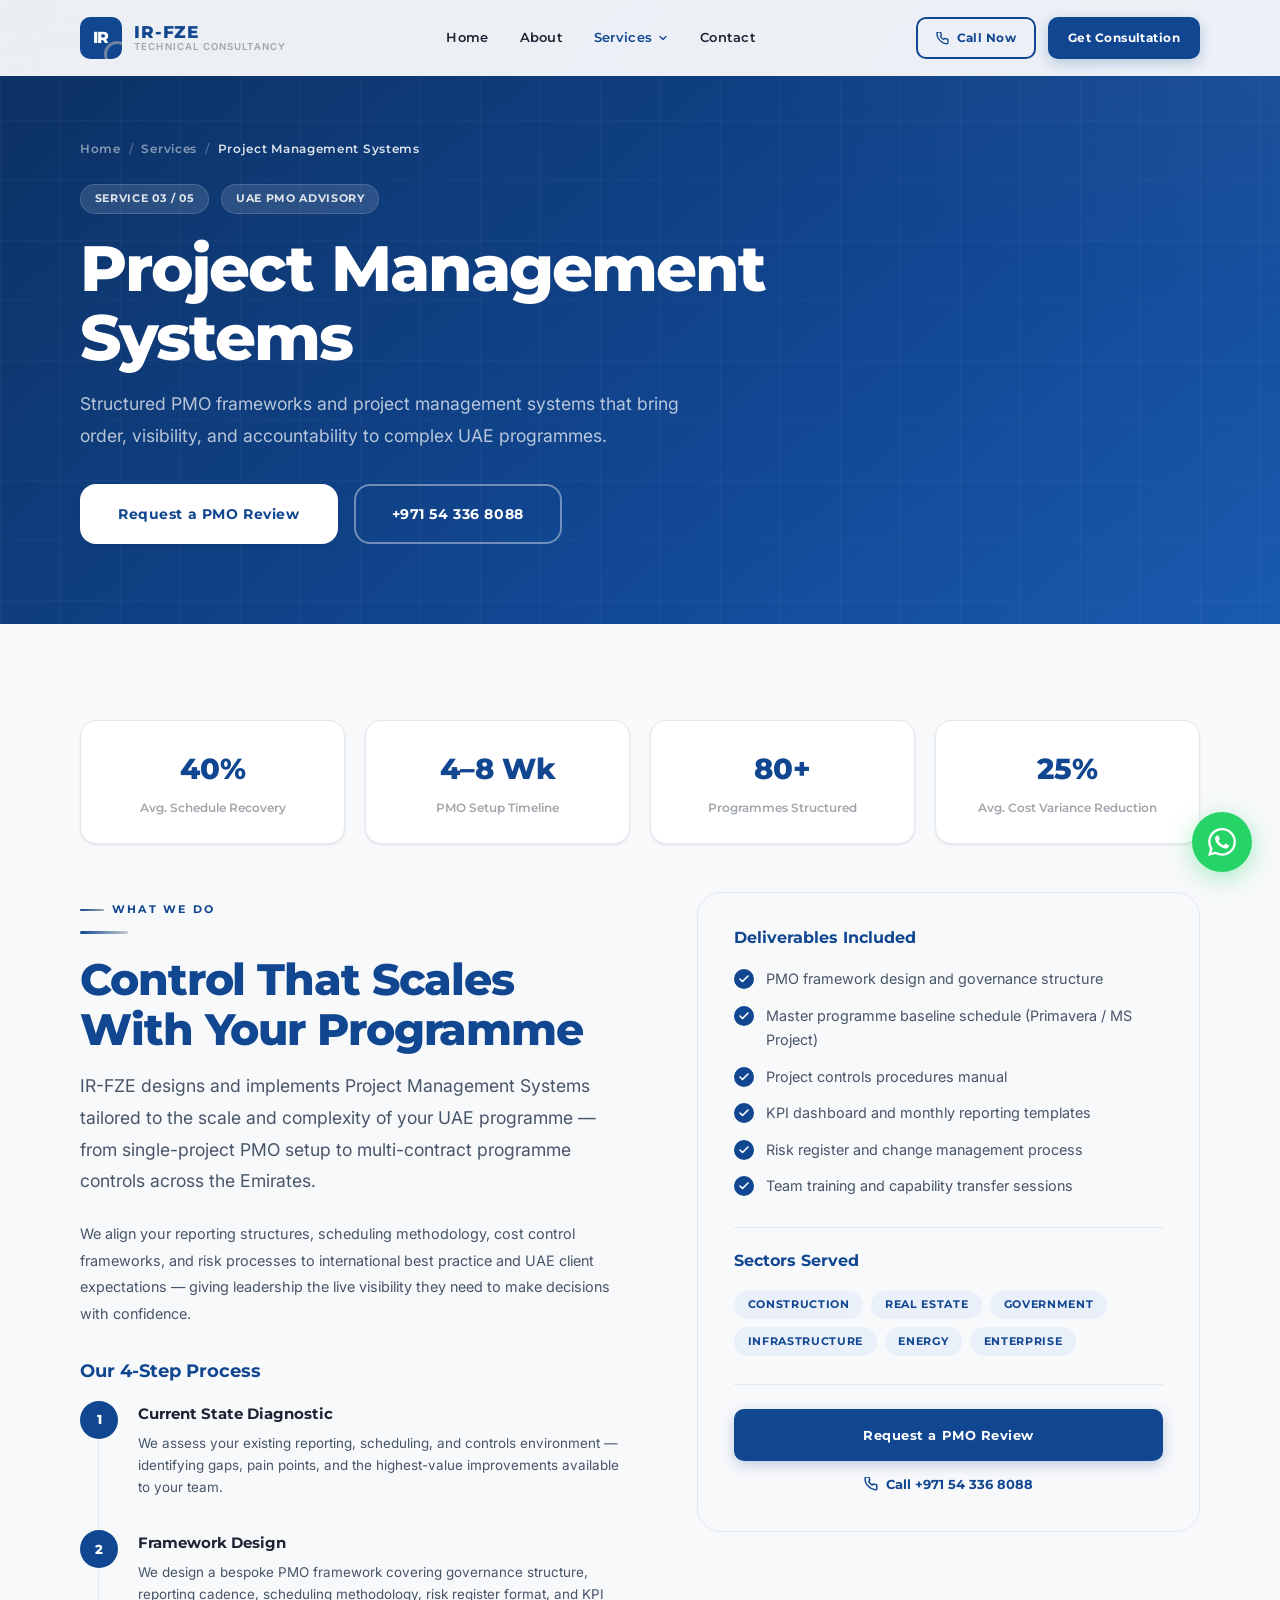
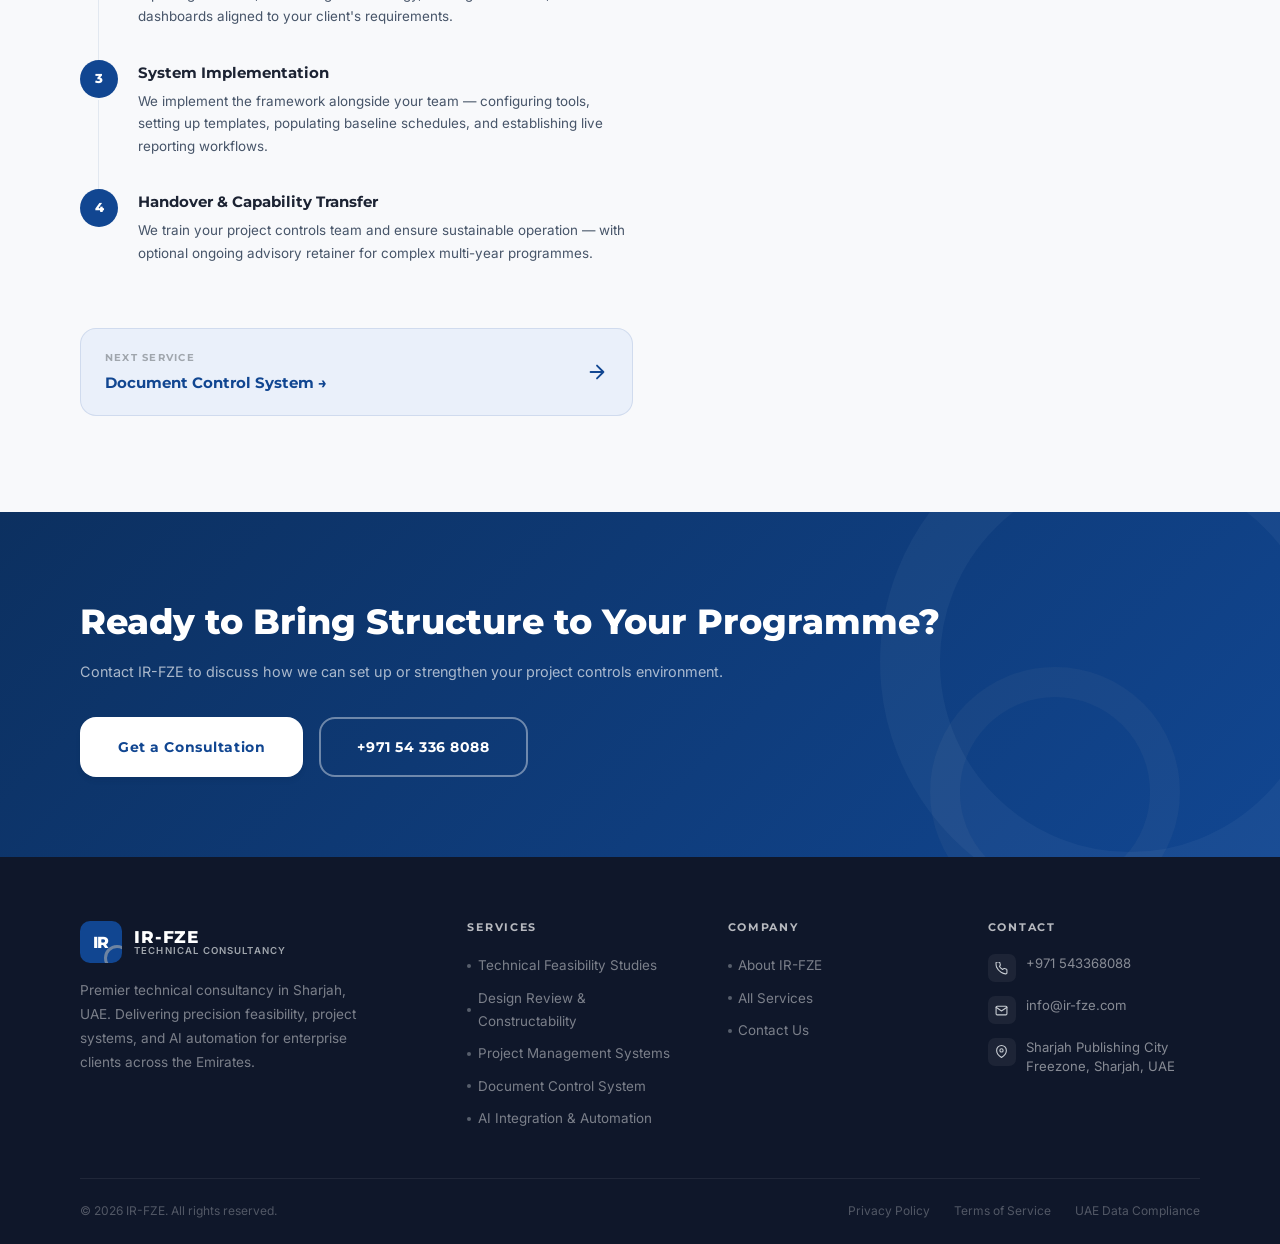
<file: service-pms.html>
<!DOCTYPE html>
<html lang="en" dir="ltr">
<head>
  <meta charset="UTF-8" /><meta name="viewport" content="width=device-width, initial-scale=1.0" />
  <title>Project Management Systems UAE | IR-FZE Sharjah</title>
  <meta name="description" content="IR-FZE sets up PMO frameworks, project management systems, and workflow processes for UAE construction and enterprise projects. Sharjah Publishing City Freezone." />
  <meta name="keywords" content="project management systems UAE, PMO setup Sharjah, construction project management UAE, workflow management UAE, IR-FZE PMO" />
  <meta name="robots" content="index, follow" />
  <meta name="geo.region" content="AE-SH" />
  <link rel="canonical" href="https://www.ir-fze.com/service-pms.html" />
  <link rel="alternate" hreflang="en" href="https://www.ir-fze.com/service-pms.html" />
  <link rel="alternate" hreflang="ar" href="https://www.ir-fze.com/ar/service-pms.html" />
  <meta property="og:title" content="Project Management Systems UAE | IR-FZE" />
  <meta property="og:description" content="PMO setup, project management frameworks, and workflow alignment for UAE projects. IR-FZE — Sharjah Publishing City Freezone." />
  <meta property="og:url" content="https://www.ir-fze.com/service-pms.html" />
  <link rel="icon" type="image/svg+xml" href="data:image/svg+xml,%3Csvg xmlns='http://www.w3.org/2000/svg' viewBox='0 0 32 32'%3E%3Crect width='32' height='32' rx='8' fill='%23114691'/%3E%3Ctext x='50%25' y='54%25' dominant-baseline='middle' text-anchor='middle' font-family='Montserrat,sans-serif' font-weight='800' font-size='13' fill='white'%3EIR%3C/text%3E%3C/svg%3E" />
  <meta name="theme-color" content="#114691" />
  <link rel="preconnect" href="https://fonts.googleapis.com" /><link rel="preconnect" href="https://fonts.gstatic.com" crossorigin />
  <link href="https://fonts.googleapis.com/css2?family=Montserrat:wght@400;500;600;700;800&family=Inter:wght@400;500;600&display=swap" rel="stylesheet" />
  <link rel="stylesheet" href="css/global.css" />
  <script type="application/ld+json">{"@context":"https://schema.org","@type":"Service","name":"Project Management Systems","provider":{"@id":"https://www.ir-fze.com/#business"},"areaServed":{"@type":"Country","name":"United Arab Emirates"},"description":"PMO framework setup, project management systems, and workflow alignment for UAE construction and enterprise organisations."}</script>
  <style>
    .sp-kpi-row { display:grid; grid-template-columns:repeat(4,1fr); gap:1.25rem; margin-bottom:3rem; }
    .sp-kpi { background:var(--white); border:1px solid var(--border); border-radius:var(--radius-lg); padding:1.5rem; text-align:center; box-shadow:var(--shadow-xs); }
    .sp-kpi-num { font-family:var(--font-head); font-size:1.8rem; font-weight:800; color:var(--blue); display:block; margin-bottom:.25rem; }
    .sp-kpi-label { font-size:.75rem; color:var(--silver); font-family:var(--font-head); font-weight:600; }
    .sp-body-grid { display:grid; grid-template-columns:1.1fr 1fr; gap:4rem; align-items:start; }
    .sp-process { display:flex; flex-direction:column; gap:0; }
    .sp-process-item { display:flex; gap:1.25rem; padding-bottom:2rem; position:relative; }
    .sp-process-item:not(:last-child)::before { content:''; position:absolute; left:18px; top:40px; bottom:0; width:1px; background:var(--border); }
    .sp-process-num { width:38px; height:38px; border-radius:50%; background:var(--blue); display:flex; align-items:center; justify-content:center; font-family:var(--font-head); font-weight:800; font-size:.8rem; color:var(--white); flex-shrink:0; }
    .sp-process-title { font-family:var(--font-head); font-size:.95rem; font-weight:700; color:var(--text-dark); margin-bottom:.3rem; }
    .sp-process-desc { font-size:.84rem; color:var(--text-mid); line-height:1.65; }
    .sp-deliverables { background:var(--off-white); border-radius:var(--radius-xl); padding:2.25rem; border:1px solid var(--border); }
    .sp-deliverables h3 { font-family:var(--font-head); font-size:1rem; font-weight:700; color:var(--blue); margin-bottom:1.25rem; }
    .sp-next { display:flex; align-items:center; justify-content:space-between; background:var(--blue-xlt); border:1px solid rgba(17,70,145,.12); border-radius:var(--radius-lg); padding:1.25rem 1.5rem; margin-top:2rem; transition:all var(--t-base); }
    .sp-next:hover { background:var(--blue); }
    .sp-next:hover .sp-next-label, .sp-next:hover .sp-next-title { color:var(--white); }
    .sp-next:hover .sp-next-arrow svg { stroke:var(--white); }
    .sp-next-label { font-family:var(--font-head); font-size:.65rem; font-weight:700; letter-spacing:.12em; text-transform:uppercase; color:var(--silver); margin-bottom:.2rem; }
    .sp-next-title { font-family:var(--font-head); font-size:.95rem; font-weight:700; color:var(--blue); }
    .sp-next-arrow svg { width:22px; height:22px; stroke:var(--blue); }
    @media(max-width:900px) { .sp-kpi-row{grid-template-columns:repeat(2,1fr);} .sp-body-grid{grid-template-columns:1fr;} }
  </style>
</head>
<body>
<!-- NAV --><nav id="navbar" aria-label="Main navigation"><div class="nav-wrap"><a href="index.html" class="nav-logo"><div class="logo-box"><span>IR</span></div><div class="logo-meta"><strong>IR-FZE</strong><small>Technical Consultancy</small></div></a><ul class="nav-links" role="menubar"><li class="nav-item"><a href="index.html" class="nav-link">Home</a></li><li class="nav-item"><a href="about.html" class="nav-link">About</a></li><li class="nav-item has-mega"><a href="services.html" class="nav-link active" aria-haspopup="true">Services <svg viewBox="0 0 24 24" fill="none" stroke-width="2.5" stroke-linecap="round" stroke-linejoin="round" aria-hidden="true"><path d="M6 9l6 6 6-6"/></svg></a><div class="mega-menu"><div class="mega-services"><a href="service-feasibility.html" class="mega-service-link"><div class="mega-service-icon"><svg viewBox="0 0 24 24" fill="none" stroke-width="1.8" stroke-linecap="round" stroke-linejoin="round"><path d="M9 11l3 3L22 4"/><path d="M21 12v7a2 2 0 01-2 2H5a2 2 0 01-2-2V5a2 2 0 012-2h11"/></svg></div><div><div class="mega-service-title">Technical Feasibility Studies</div><div class="mega-service-desc">Risk assessments & advisory reports</div></div></a><a href="service-design-review.html" class="mega-service-link"><div class="mega-service-icon"><svg viewBox="0 0 24 24" fill="none" stroke-width="1.8" stroke-linecap="round" stroke-linejoin="round"><circle cx="11" cy="11" r="8"/><path d="M21 21l-4.35-4.35"/></svg></div><div><div class="mega-service-title">Design Review & Constructability</div><div class="mega-service-desc">Document review & gap analysis</div></div></a><a href="service-pms.html" class="mega-service-link"><div class="mega-service-icon"><svg viewBox="0 0 24 24" fill="none" stroke-width="1.8" stroke-linecap="round" stroke-linejoin="round"><rect x="3" y="3" width="18" height="18" rx="2"/><path d="M3 9h18M9 21V9"/></svg></div><div><div class="mega-service-title">Project Management Systems</div><div class="mega-service-desc">PMO setup & workflow alignment</div></div></a><a href="service-document-control.html" class="mega-service-link"><div class="mega-service-icon"><svg viewBox="0 0 24 24" fill="none" stroke-width="1.8" stroke-linecap="round" stroke-linejoin="round"><path d="M14 2H6a2 2 0 00-2 2v16a2 2 0 002 2h12a2 2 0 002-2V8z"/><polyline points="14,2 14,8 20,8"/></svg></div><div><div class="mega-service-title">Document Control System</div><div class="mega-service-desc">Setup, procedures & training</div></div></a><a href="service-ai.html" class="mega-service-link"><div class="mega-service-icon"><svg viewBox="0 0 24 24" fill="none" stroke-width="1.8" stroke-linecap="round" stroke-linejoin="round"><path d="M12 2a10 10 0 100 20 10 10 0 000-20z"/><path d="M12 6v6l4 2"/></svg></div><div><div class="mega-service-title">AI Integration & Automation</div><div class="mega-service-desc">Dashboards, chatbots & task automation</div></div></a></div><div class="mega-promo"><div><div class="mega-promo-label">Featured Service</div><div class="mega-promo-title">AI Automation for UAE Enterprises</div><div class="mega-promo-body">Reduce operational manpower by up to 60%.</div></div><a href="service-ai.html" class="mega-view-all">Explore AI Services <svg viewBox="0 0 24 24" fill="none" stroke-width="2.5" stroke-linecap="round" stroke-linejoin="round"><path d="M5 12h14M12 5l7 7-7 7"/></svg></a></div></div></li><li class="nav-item"><a href="contact.html" class="nav-link">Contact</a></li></ul><div class="nav-actions"><a href="tel:+971543368088" class="btn btn-ghost btn-sm"><svg width="13" height="13" viewBox="0 0 24 24" fill="none" stroke="currentColor" stroke-width="2.5" stroke-linecap="round" stroke-linejoin="round" aria-hidden="true"><path d="M22 16.92v3a2 2 0 01-2.18 2 19.79 19.79 0 01-8.63-3.07A19.5 19.5 0 013.07 9.8 19.79 19.79 0 012 1.18 2 2 0 014 0h3a2 2 0 012 1.72c.13.96.36 1.9.7 2.81a2 2 0 01-.45 2.11L8.09 7.91a16 16 0 006 6l1.27-1.27a2 2 0 012.11-.45c.91.34 1.85.57 2.81.7A2 2 0 0122 14.92z"/></svg> Call Now</a><a href="contact.html" class="btn btn-primary btn-sm">Get Consultation</a></div><button class="hamburger" id="hamburger" aria-label="Toggle menu" aria-expanded="false"><span></span><span></span><span></span></button></div><div class="mobile-drawer" id="mobile-drawer"><a href="index.html">Home</a><span class="drawer-section-label">Services</span><a href="service-feasibility.html">— Technical Feasibility Studies</a><a href="service-design-review.html">— Design Review & Constructability</a><a href="service-pms.html">— Project Management Systems</a><a href="service-document-control.html">— Document Control System</a><a href="service-ai.html">— AI Integration & Automation</a><a href="about.html">About Us</a><a href="contact.html">Contact</a><a href="contact.html" class="btn btn-primary drawer-cta">Get a Consultation</a></div></nav>

<!-- PAGE HERO -->
<section class="page-hero" aria-label="Project Management Systems hero"><div class="page-hero-grid" aria-hidden="true"></div><div class="container page-hero-inner">
  <nav class="page-breadcrumb" aria-label="Breadcrumb"><a href="index.html">Home</a><span>/</span><a href="services.html">Services</a><span>/</span><span class="current">Project Management Systems</span></nav>
  <div style="display:flex;gap:.75rem;margin-bottom:1.25rem;flex-wrap:wrap;">
    <span class="badge badge-white">Service 03 / 05</span>
    <span class="badge badge-white">UAE PMO Advisory</span>
  </div>
  <h1 class="h1" style="color:var(--white);max-width:700px;margin-bottom:1rem;">Project Management Systems</h1>
  <p class="lead" style="color:rgba(255,255,255,.7);max-width:600px;margin-bottom:2rem;">Structured PMO frameworks and project management systems that bring order, visibility, and accountability to complex UAE programmes.</p>
  <div style="display:flex;gap:1rem;flex-wrap:wrap;">
    <a href="contact.html" class="btn btn-white btn-lg">Request a PMO Review</a>
    <a href="tel:+971543368088" class="btn btn-outline-white btn-lg">+971 54 336 8088</a>
  </div>
</div></section>

<!-- CONTENT -->
<section class="section-py" style="background:var(--off-white);" aria-labelledby="pms-content">
  <div class="container">
    <!-- KPIs -->
    <div class="sp-kpi-row reveal">
      <div class="sp-kpi"><span class="sp-kpi-num">40%</span><div class="sp-kpi-label">Avg. Schedule Recovery</div></div>
      <div class="sp-kpi"><span class="sp-kpi-num">4–8 Wk</span><div class="sp-kpi-label">PMO Setup Timeline</div></div>
      <div class="sp-kpi"><span class="sp-kpi-num">80+</span><div class="sp-kpi-label">Programmes Structured</div></div>
      <div class="sp-kpi"><span class="sp-kpi-num">25%</span><div class="sp-kpi-label">Avg. Cost Variance Reduction</div></div>
    </div>

    <div class="sp-body-grid">
      <!-- Left -->
      <div>
        <span class="eyebrow">What We Do</span>
        <div class="rule"></div>
        <h2 class="h2 text-blue" id="pms-content" style="margin-bottom:1rem;">Control That Scales With Your Programme</h2>
        <p class="lead" style="margin-bottom:1.5rem;">IR-FZE designs and implements Project Management Systems tailored to the scale and complexity of your UAE programme — from single-project PMO setup to multi-contract programme controls across the Emirates.</p>
        <p style="font-size:.9rem;color:var(--text-mid);line-height:1.85;margin-bottom:2rem;">We align your reporting structures, scheduling methodology, cost control frameworks, and risk processes to international best practice and UAE client expectations — giving leadership the live visibility they need to make decisions with confidence.</p>

        <h3 class="h4 text-blue" style="margin-bottom:1.25rem;">Our 4-Step Process</h3>
        <div class="sp-process reveal">
          <div class="sp-process-item"><div class="sp-process-num">1</div><div><div class="sp-process-title">Current State Diagnostic</div><div class="sp-process-desc">We assess your existing reporting, scheduling, and controls environment — identifying gaps, pain points, and the highest-value improvements available to your team.</div></div></div>
          <div class="sp-process-item"><div class="sp-process-num">2</div><div><div class="sp-process-title">Framework Design</div><div class="sp-process-desc">We design a bespoke PMO framework covering governance structure, reporting cadence, scheduling methodology, risk register format, and KPI dashboards aligned to your client's requirements.</div></div></div>
          <div class="sp-process-item"><div class="sp-process-num">3</div><div><div class="sp-process-title">System Implementation</div><div class="sp-process-desc">We implement the framework alongside your team — configuring tools, setting up templates, populating baseline schedules, and establishing live reporting workflows.</div></div></div>
          <div class="sp-process-item"><div class="sp-process-num">4</div><div><div class="sp-process-title">Handover & Capability Transfer</div><div class="sp-process-desc">We train your project controls team and ensure sustainable operation — with optional ongoing advisory retainer for complex multi-year programmes.</div></div></div>
        </div>

        <!-- Next service -->
        <a href="service-document-control.html" class="sp-next reveal" aria-label="Next: Document Control System">
          <div><div class="sp-next-label">Next Service</div><div class="sp-next-title">Document Control System →</div></div>
          <div class="sp-next-arrow"><svg viewBox="0 0 24 24" fill="none" stroke-width="2" stroke-linecap="round" stroke-linejoin="round"><path d="M5 12h14M12 5l7 7-7 7"/></svg></div>
        </a>
      </div>

      <!-- Right: Deliverables -->
      <div class="reveal">
        <div class="sp-deliverables">
          <h3>Deliverables Included</h3>
          <ul class="check-list" style="margin-bottom:1.75rem;">
            <li class="check-item">PMO framework design and governance structure</li>
            <li class="check-item">Master programme baseline schedule (Primavera / MS Project)</li>
            <li class="check-item">Project controls procedures manual</li>
            <li class="check-item">KPI dashboard and monthly reporting templates</li>
            <li class="check-item">Risk register and change management process</li>
            <li class="check-item">Team training and capability transfer sessions</li>
          </ul>
          <div style="height:1px;background:var(--border);margin-bottom:1.5rem;"></div>
          <h3>Sectors Served</h3>
          <div style="display:flex;flex-wrap:wrap;gap:.5rem;margin-bottom:1.75rem;">
            <span class="badge badge-blue">Construction</span>
            <span class="badge badge-blue">Real Estate</span>
            <span class="badge badge-blue">Government</span>
            <span class="badge badge-blue">Infrastructure</span>
            <span class="badge badge-blue">Energy</span>
            <span class="badge badge-blue">Enterprise</span>
          </div>
          <div style="height:1px;background:var(--border);margin-bottom:1.5rem;"></div>
          <a href="contact.html" class="btn btn-primary" style="width:100%;justify-content:center;">Request a PMO Review</a>
          <a href="tel:+971543368088" style="display:flex;align-items:center;justify-content:center;gap:.5rem;margin-top:.75rem;font-family:var(--font-head);font-size:.82rem;font-weight:700;color:var(--blue);">
            <svg width="14" height="14" viewBox="0 0 24 24" fill="none" stroke="currentColor" stroke-width="2.5" stroke-linecap="round" stroke-linejoin="round" aria-hidden="true"><path d="M22 16.92v3a2 2 0 01-2.18 2 19.79 19.79 0 01-8.63-3.07A19.5 19.5 0 013.07 9.8 19.79 19.79 0 012 1.18 2 2 0 014 0h3a2 2 0 012 1.72c.13.96.36 1.9.7 2.81a2 2 0 01-.45 2.11L8.09 7.91a16 16 0 006 6l1.27-1.27a2 2 0 012.11-.45c.91.34 1.85.57 2.81.7A2 2 0 0122 14.92z"/></svg>
            Call +971 54 336 8088
          </a>
        </div>
      </div>
    </div>
  </div>
</section>

<section class="cta-band" aria-label="CTA"><div class="container"><div class="cta-band-inner"><div class="reveal-left"><div class="cta-band-title">Ready to Bring Structure to Your Programme?</div><div class="cta-band-sub">Contact IR-FZE to discuss how we can set up or strengthen your project controls environment.</div></div><div class="cta-band-actions reveal-right"><a href="contact.html" class="btn btn-white btn-lg">Get a Consultation</a><a href="tel:+971543368088" class="btn btn-outline-white btn-lg">+971 54 336 8088</a></div></div></div></section>

<footer><div class="container"><div class="footer-upper"><div class="footer-grid"><div class="footer-brand"><a href="index.html" class="nav-logo" style="margin-bottom:.75rem;"><div class="logo-box"><span>IR</span></div><div class="logo-meta"><strong>IR-FZE</strong><small>Technical Consultancy</small></div></a><p class="footer-tagline">Premier technical consultancy in Sharjah, UAE. Delivering precision feasibility, project systems, and AI automation for enterprise clients across the Emirates.</p></div><div class="footer-col"><h5>Services</h5><ul class="footer-links"><li><a href="service-feasibility.html">Technical Feasibility Studies</a></li><li><a href="service-design-review.html">Design Review & Constructability</a></li><li><a href="service-pms.html">Project Management Systems</a></li><li><a href="service-document-control.html">Document Control System</a></li><li><a href="service-ai.html">AI Integration & Automation</a></li></ul></div><div class="footer-col"><h5>Company</h5><ul class="footer-links"><li><a href="about.html">About IR-FZE</a></li><li><a href="services.html">All Services</a></li><li><a href="contact.html">Contact Us</a></li></ul></div><div class="footer-col"><h5>Contact</h5><address><div class="footer-contact-item"><div class="footer-contact-icon"><svg viewBox="0 0 24 24" fill="none" stroke-width="2" stroke-linecap="round" stroke-linejoin="round"><path d="M22 16.92v3a2 2 0 01-2.18 2 19.79 19.79 0 01-8.63-3.07A19.5 19.5 0 013.07 9.8 19.79 19.79 0 012 1.18 2 2 0 014 0h3a2 2 0 012 1.72c.13.96.36 1.9.7 2.81a2 2 0 01-.45 2.11L8.09 7.91a16 16 0 006 6l1.27-1.27a2 2 0 012.11-.45c.91.34 1.85.57 2.81.7A2 2 0 0122 14.92z"/></svg></div><a href="tel:+971543368088">+971 543368088</a></div><div class="footer-contact-item"><div class="footer-contact-icon"><svg viewBox="0 0 24 24" fill="none" stroke-width="2" stroke-linecap="round" stroke-linejoin="round"><path d="M4 4h16c1.1 0 2 .9 2 2v12c0 1.1-.9 2-2 2H4c-1.1 0-2-.9-2-2V6c0-1.1.9-2 2-2z"/><polyline points="22,6 12,13 2,6"/></svg></div><a href="mailto:info@ir-fze.com">info@ir-fze.com</a></div><div class="footer-contact-item"><div class="footer-contact-icon"><svg viewBox="0 0 24 24" fill="none" stroke-width="2" stroke-linecap="round" stroke-linejoin="round"><path d="M21 10c0 7-9 13-9 13s-9-6-9-13a9 9 0 0118 0z"/><circle cx="12" cy="10" r="3"/></svg></div><span>Sharjah Publishing City Freezone, Sharjah, UAE</span></div></address></div></div></div><div class="footer-lower"><p>&copy; <span class="js-year"></span> IR-FZE. All rights reserved.</p><div class="footer-legal"><a href="#">Privacy Policy</a><a href="#">Terms of Service</a><a href="#">UAE Data Compliance</a></div></div></div></footer>
<a href="https://wa.me/971543368088?text=Hello%20IR-FZE%2C%20I%20am%20interested%20in%20your%20consultancy%20services." class="wa-fab" target="_blank" rel="noopener noreferrer" aria-label="Chat on WhatsApp"><span class="wa-fab-icon"><svg viewBox="0 0 24 24" xmlns="http://www.w3.org/2000/svg" aria-hidden="true"><path d="M17.472 14.382c-.297-.149-1.758-.867-2.03-.967-.273-.099-.471-.148-.67.15-.197.297-.767.966-.94 1.164-.173.199-.347.223-.644.075-.297-.15-1.255-.463-2.39-1.475-.883-.788-1.48-1.761-1.653-2.059-.173-.297-.018-.458.13-.606.134-.133.298-.347.446-.52.149-.174.198-.298.298-.497.099-.198.05-.371-.025-.52-.075-.149-.669-1.612-.916-2.207-.242-.579-.487-.5-.669-.51-.173-.008-.371-.01-.57-.01-.198 0-.52.074-.792.372-.272.297-1.04 1.016-1.04 2.479 0 1.462 1.065 2.875 1.213 3.074.149.198 2.096 3.2 5.077 4.487.709.306 1.262.489 1.694.625.712.227 1.36.195 1.871.118.571-.085 1.758-.719 2.006-1.413.248-.694.248-1.289.173-1.413-.074-.124-.272-.198-.57-.347m-5.421 7.403h-.004a9.87 9.87 0 01-5.031-1.378l-.361-.214-3.741.982.998-3.648-.235-.374a9.86 9.86 0 01-1.51-5.26c.001-5.45 4.436-9.884 9.888-9.884 2.64 0 5.122 1.03 6.988 2.898a9.825 9.825 0 012.893 6.994c-.003 5.45-4.437 9.884-9.885 9.884m8.413-18.297A11.815 11.815 0 0012.05 0C5.495 0 .16 5.335.157 11.892c0 2.096.547 4.142 1.588 5.945L.057 24l6.305-1.654a11.882 11.882 0 005.683 1.448h.005c6.554 0 11.89-5.335 11.893-11.893a11.821 11.821 0 00-3.48-8.413z"/></svg></span><span class="wa-fab-label">Chat on WhatsApp</span></a>
<script src="js/global.js"></script>
</body>
</html>
</file>
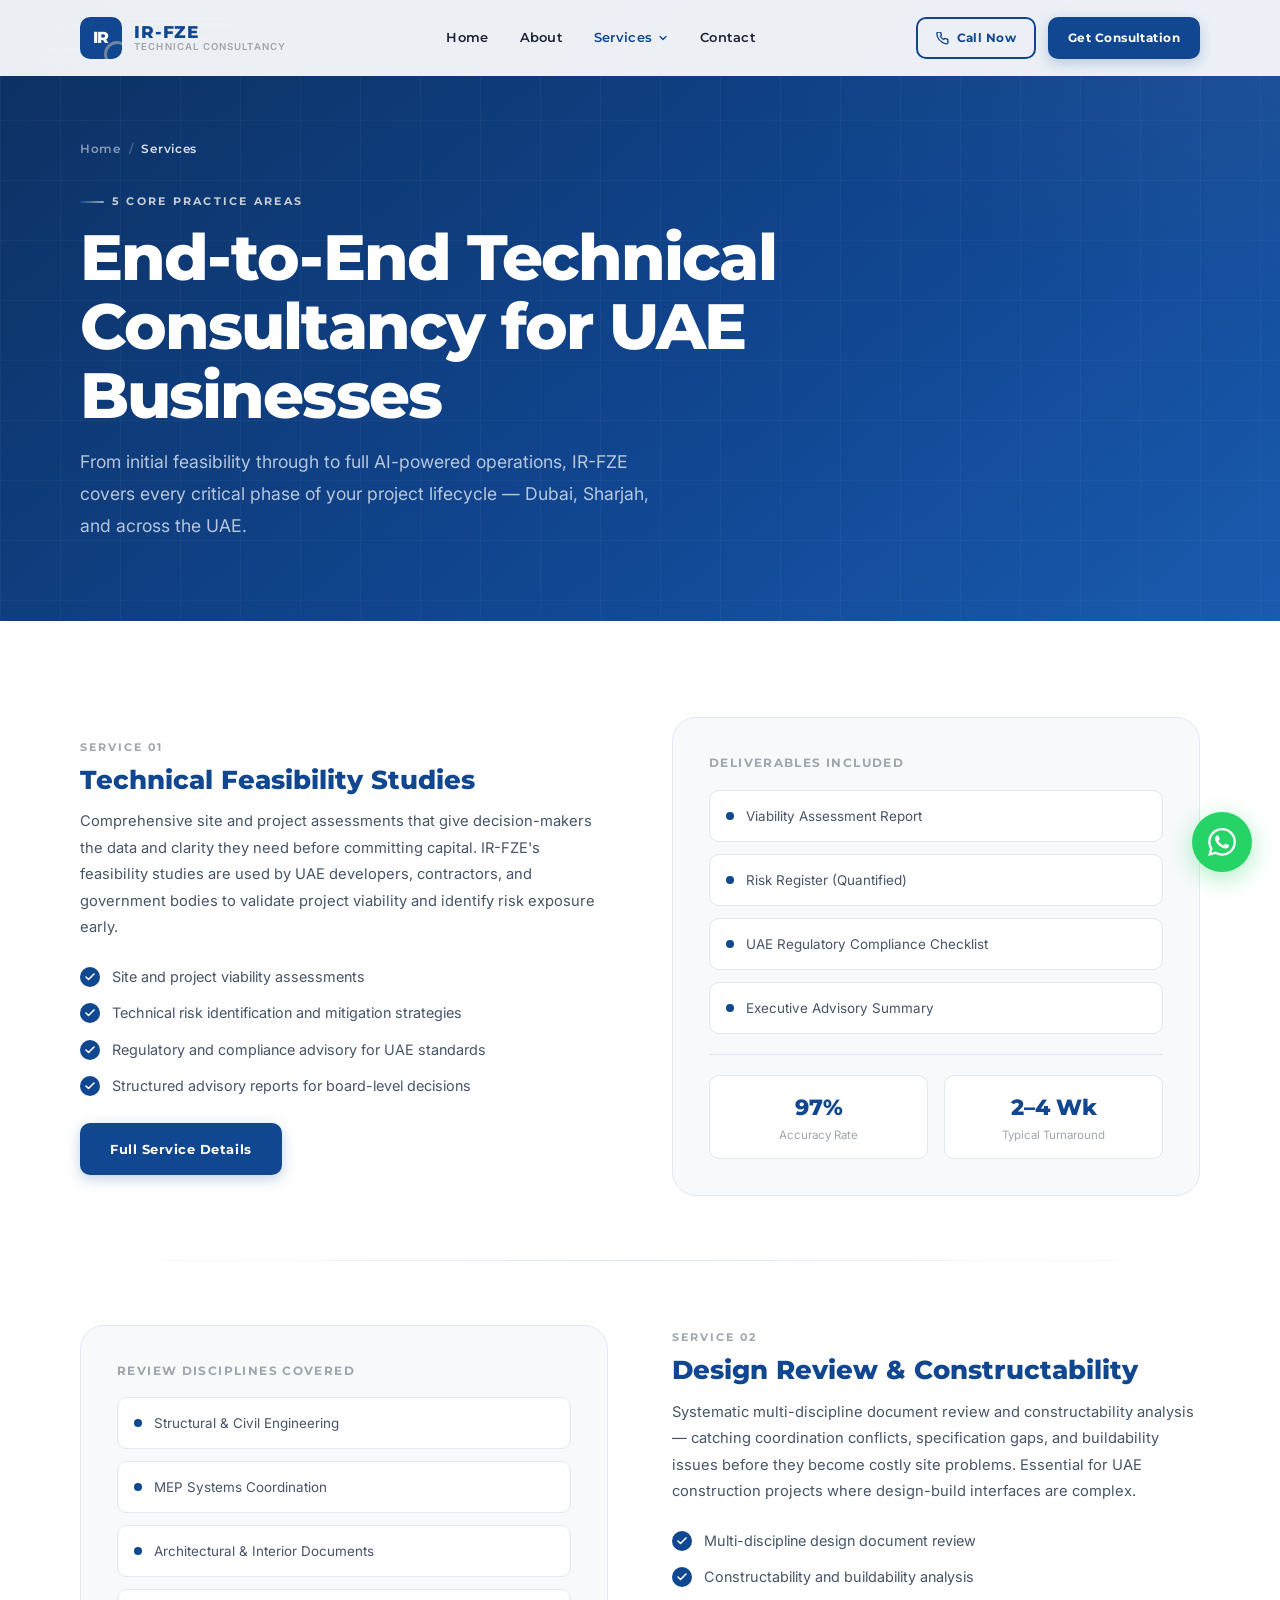
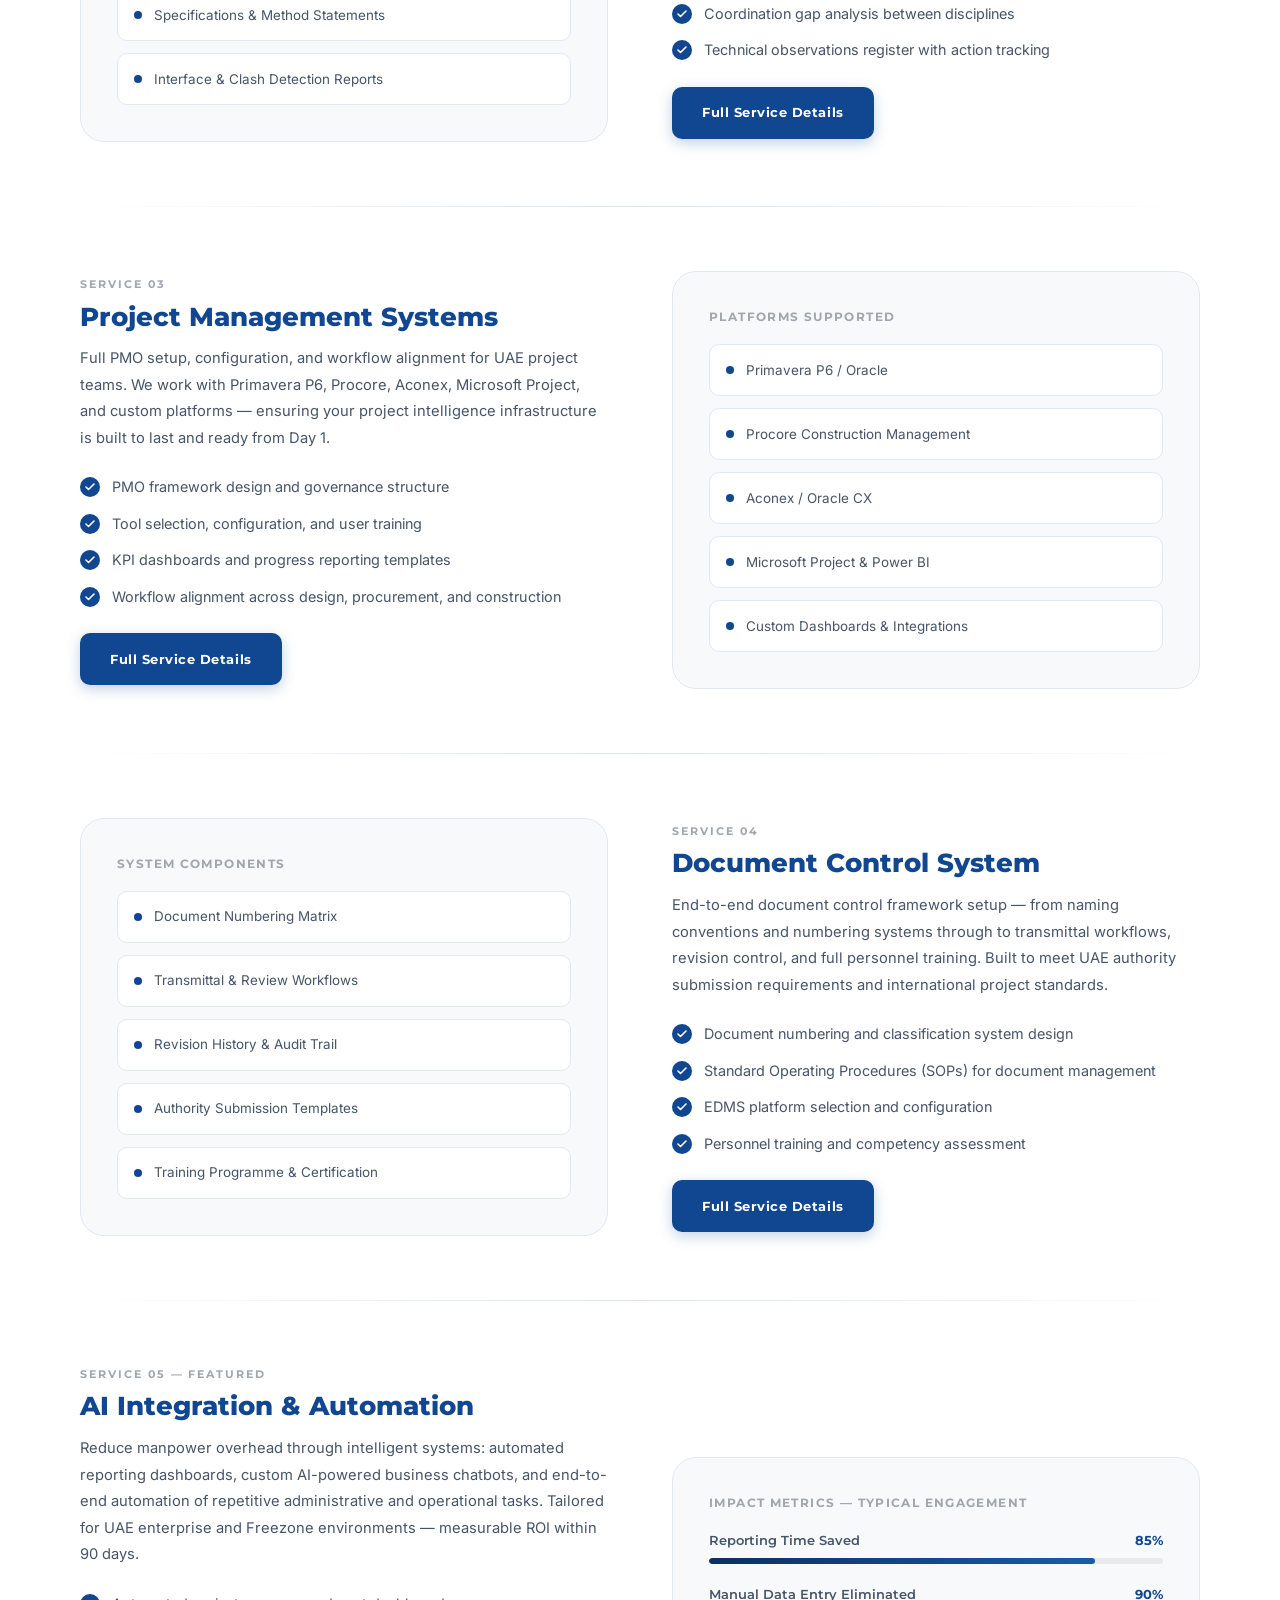
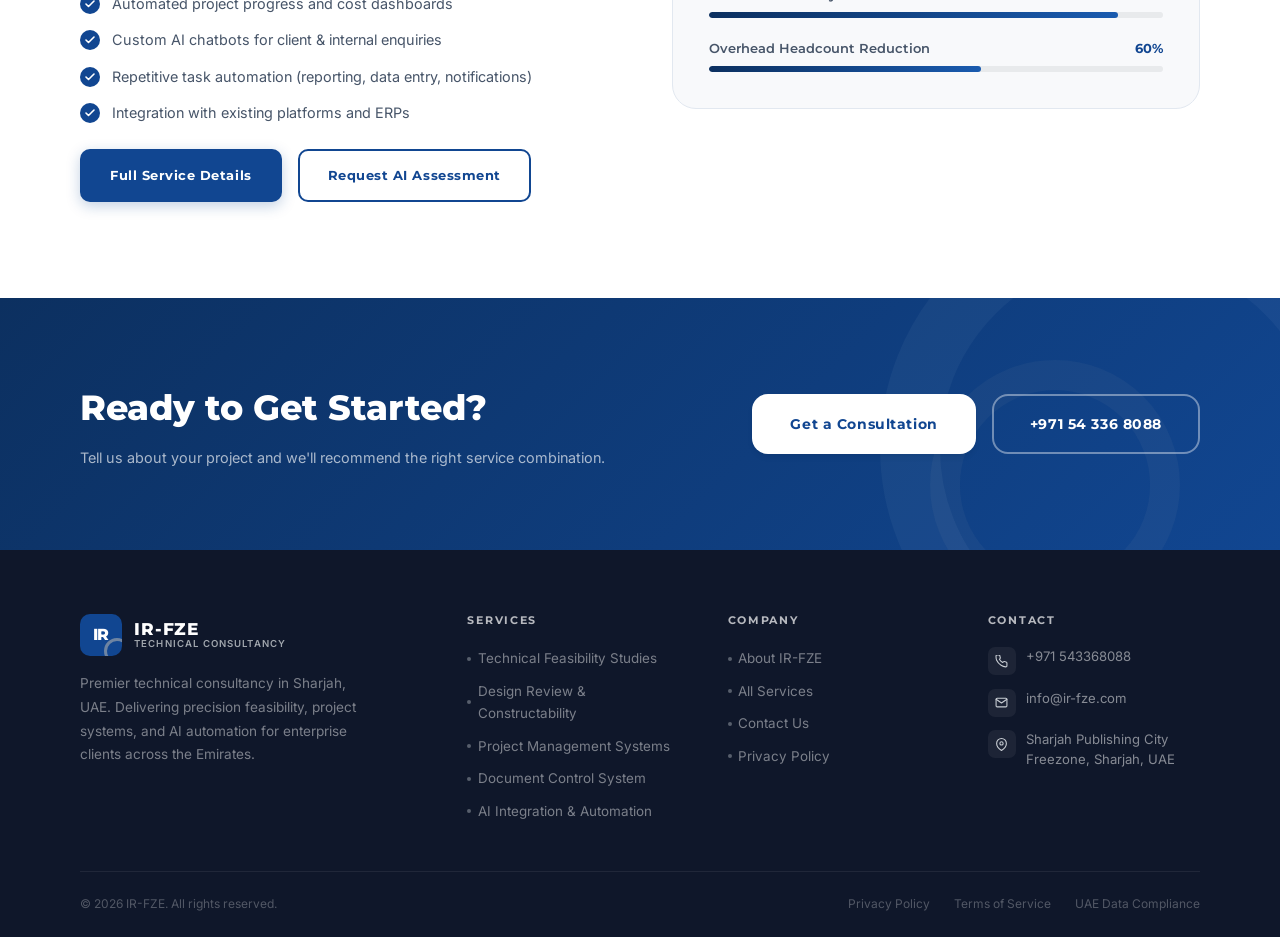
<file: services.html>
<!DOCTYPE html>
<html lang="en" dir="ltr">
<head>
  <meta charset="UTF-8" /><meta name="viewport" content="width=device-width, initial-scale=1.0" />
  <title>Services | IR-FZE Technical Consultancy UAE — 5 Core Practice Areas</title>
  <meta name="description" content="IR-FZE offers 5 specialist services: Technical Feasibility Studies, Design Review, Project Management Systems, Document Control, and AI Automation — serving UAE businesses from Sharjah to Dubai." />
  <meta name="keywords" content="UAE engineering services, technical feasibility Sharjah, PMO UAE, document control UAE, AI automation UAE, consultancy services UAE" />
  <meta name="robots" content="index, follow" />
  <link rel="canonical" href="https://www.ir-fze.com/services.html" />
  <link rel="icon" type="image/svg+xml" href="data:image/svg+xml,%3Csvg xmlns='http://www.w3.org/2000/svg' viewBox='0 0 32 32'%3E%3Crect width='32' height='32' rx='8' fill='%23114691'/%3E%3Ctext x='50%25' y='54%25' dominant-baseline='middle' text-anchor='middle' font-family='Montserrat,sans-serif' font-weight='800' font-size='13' fill='white'%3EIR%3C/text%3E%3C/svg%3E" />
  <meta name="theme-color" content="#114691" />
  <link rel="preconnect" href="https://fonts.googleapis.com" /><link rel="preconnect" href="https://fonts.gstatic.com" crossorigin />
  <link href="https://fonts.googleapis.com/css2?family=Montserrat:wght@400;500;600;700;800&family=Inter:wght@400;500;600&display=swap" rel="stylesheet" />
  <link rel="stylesheet" href="css/global.css" />
  <style>
    .services-hub-grid { display:flex; flex-direction:column; gap:4rem; }
    .service-hub-row {
      display:grid; grid-template-columns:1fr 1fr; gap:4rem; align-items:center;
    }
    .service-hub-row.flip { }
    .service-hub-row.flip .service-hub-content { order: 2; }
    .service-hub-row.flip .service-hub-visual { order: 1; }
    .shr-num {
      font-family:var(--font-head); font-size:.68rem; font-weight:700;
      letter-spacing:.18em; text-transform:uppercase; color:var(--silver); margin-bottom:.5rem;
    }
    .shr-title { font-family:var(--font-head); font-size:1.6rem; font-weight:800; color:var(--blue); margin-bottom:.85rem; }
    .shr-desc { font-size:.92rem; color:var(--text-mid); line-height:1.8; margin-bottom:1.5rem; }
    .shr-visual {
      background:var(--off-white); border-radius:var(--radius-xl);
      padding:2.25rem; border:1px solid var(--border);
      display:flex; flex-direction:column; gap:.75rem;
    }
    .shr-visual-title {
      font-family:var(--font-head); font-size:.72rem; font-weight:700;
      letter-spacing:.12em; text-transform:uppercase; color:var(--silver); margin-bottom:.25rem;
    }
    .shr-feature-item {
      display:flex; align-items:center; gap:.75rem;
      background:var(--white); border-radius:var(--radius); padding:.85rem 1rem;
      border:1px solid var(--border); font-size:.84rem; color:var(--text-mid);
    }
    .shr-feature-item::before {
      content:''; width:8px; height:8px; border-radius:50%;
      background:var(--blue); flex-shrink:0;
    }
    .shr-divider {
      height:1px; background:var(--border); margin-block:.5rem;
    }
    @media(max-width:900px) {
      .service-hub-row { grid-template-columns:1fr; }
      .service-hub-row.flip .service-hub-content { order:1; }
      .service-hub-row.flip .service-hub-visual { order:2; }
    }
  </style>
</head>
<body>

<!-- NAV -->
<nav id="navbar" aria-label="Main navigation">
  <div class="nav-wrap">
    <a href="index.html" class="nav-logo"><div class="logo-box"><span>IR</span></div><div class="logo-meta"><strong>IR-FZE</strong><small>Technical Consultancy</small></div></a>
    <ul class="nav-links" role="menubar">
      <li class="nav-item"><a href="index.html" class="nav-link">Home</a></li>
      <li class="nav-item"><a href="about.html" class="nav-link">About</a></li>
      <li class="nav-item has-mega">
        <a href="services.html" class="nav-link active" aria-haspopup="true">Services <svg viewBox="0 0 24 24" fill="none" stroke-width="2.5" stroke-linecap="round" stroke-linejoin="round" aria-hidden="true"><path d="M6 9l6 6 6-6"/></svg></a>
        <div class="mega-menu">
          <div class="mega-services">
            <a href="service-feasibility.html" class="mega-service-link"><div class="mega-service-icon"><svg viewBox="0 0 24 24" fill="none" stroke-width="1.8" stroke-linecap="round" stroke-linejoin="round"><path d="M9 11l3 3L22 4"/><path d="M21 12v7a2 2 0 01-2 2H5a2 2 0 01-2-2V5a2 2 0 012-2h11"/></svg></div><div><div class="mega-service-title">Technical Feasibility Studies</div><div class="mega-service-desc">Risk assessments & advisory reports</div></div></a>
            <a href="service-design-review.html" class="mega-service-link"><div class="mega-service-icon"><svg viewBox="0 0 24 24" fill="none" stroke-width="1.8" stroke-linecap="round" stroke-linejoin="round"><circle cx="11" cy="11" r="8"/><path d="M21 21l-4.35-4.35"/></svg></div><div><div class="mega-service-title">Design Review & Constructability</div><div class="mega-service-desc">Document review & gap analysis</div></div></a>
            <a href="service-pms.html" class="mega-service-link"><div class="mega-service-icon"><svg viewBox="0 0 24 24" fill="none" stroke-width="1.8" stroke-linecap="round" stroke-linejoin="round"><rect x="3" y="3" width="18" height="18" rx="2"/><path d="M3 9h18M9 21V9"/></svg></div><div><div class="mega-service-title">Project Management Systems</div><div class="mega-service-desc">PMO setup & workflow alignment</div></div></a>
            <a href="service-document-control.html" class="mega-service-link"><div class="mega-service-icon"><svg viewBox="0 0 24 24" fill="none" stroke-width="1.8" stroke-linecap="round" stroke-linejoin="round"><path d="M14 2H6a2 2 0 00-2 2v16a2 2 0 002 2h12a2 2 0 002-2V8z"/><polyline points="14,2 14,8 20,8"/></svg></div><div><div class="mega-service-title">Document Control System</div><div class="mega-service-desc">Setup, procedures & training</div></div></a>
            <a href="service-ai.html" class="mega-service-link"><div class="mega-service-icon"><svg viewBox="0 0 24 24" fill="none" stroke-width="1.8" stroke-linecap="round" stroke-linejoin="round"><path d="M12 2a10 10 0 100 20 10 10 0 000-20z"/><path d="M12 6v6l4 2"/></svg></div><div><div class="mega-service-title">AI Integration & Automation</div><div class="mega-service-desc">Dashboards, chatbots & task automation</div></div></a>
          </div>
          <div class="mega-promo"><div><div class="mega-promo-label">Featured Service</div><div class="mega-promo-title">AI Automation for UAE Enterprises</div><div class="mega-promo-body">Reduce operational manpower by up to 60%.</div></div><a href="service-ai.html" class="mega-view-all">Explore AI Services <svg viewBox="0 0 24 24" fill="none" stroke-width="2.5" stroke-linecap="round" stroke-linejoin="round"><path d="M5 12h14M12 5l7 7-7 7"/></svg></a></div>
        </div>
      </li>
      <li class="nav-item"><a href="contact.html" class="nav-link">Contact</a></li>
    </ul>
    <div class="nav-actions">
      <a href="tel:+971543368088" class="btn btn-ghost btn-sm"><svg width="13" height="13" viewBox="0 0 24 24" fill="none" stroke="currentColor" stroke-width="2.5" stroke-linecap="round" stroke-linejoin="round" aria-hidden="true"><path d="M22 16.92v3a2 2 0 01-2.18 2 19.79 19.79 0 01-8.63-3.07A19.5 19.5 0 013.07 9.8 19.79 19.79 0 012 1.18 2 2 0 014 0h3a2 2 0 012 1.72c.13.96.36 1.9.7 2.81a2 2 0 01-.45 2.11L8.09 7.91a16 16 0 006 6l1.27-1.27a2 2 0 012.11-.45c.91.34 1.85.57 2.81.7A2 2 0 0122 14.92z"/></svg> Call Now</a>
      <a href="contact.html" class="btn btn-primary btn-sm">Get Consultation</a>
    </div>
    <button class="hamburger" id="hamburger" aria-label="Toggle menu" aria-expanded="false"><span></span><span></span><span></span></button>
  </div>
  <div class="mobile-drawer" id="mobile-drawer">
    <a href="index.html">Home</a><span class="drawer-section-label">Services</span>
    <a href="service-feasibility.html">— Technical Feasibility Studies</a>
    <a href="service-design-review.html">— Design Review & Constructability</a>
    <a href="service-pms.html">— Project Management Systems</a>
    <a href="service-document-control.html">— Document Control System</a>
    <a href="service-ai.html">— AI Integration & Automation</a>
    <a href="about.html">About Us</a><a href="contact.html">Contact</a>
    <a href="contact.html" class="btn btn-primary drawer-cta">Get a Consultation</a>
  </div>
</nav>

<!-- PAGE HERO -->
<section class="page-hero">
  <div class="page-hero-grid" aria-hidden="true"></div>
  <div class="container page-hero-inner">
    <nav class="page-breadcrumb" aria-label="Breadcrumb"><a href="index.html">Home</a><span>/</span><span class="current">Services</span></nav>
    <span class="eyebrow" style="color:var(--silver-light);">5 Core Practice Areas</span>
    <h1 class="h1" style="color:var(--white);max-width:700px;margin-bottom:1rem;">End-to-End Technical Consultancy for UAE Businesses</h1>
    <p class="lead" style="color:rgba(255,255,255,.7);max-width:600px;">From initial feasibility through to full AI-powered operations, IR-FZE covers every critical phase of your project lifecycle — Dubai, Sharjah, and across the UAE.</p>
  </div>
</section>

<!-- SERVICES HUB -->
<section class="section-py" style="background:var(--white);">
  <div class="container">
    <div class="services-hub-grid">

      <!-- 01 Feasibility -->
      <div class="service-hub-row reveal">
        <div class="service-hub-content">
          <div class="shr-num">Service 01</div>
          <h2 class="shr-title">Technical Feasibility Studies</h2>
          <p class="shr-desc">Comprehensive site and project assessments that give decision-makers the data and clarity they need before committing capital. IR-FZE's feasibility studies are used by UAE developers, contractors, and government bodies to validate project viability and identify risk exposure early.</p>
          <ul class="check-list" style="margin-bottom:1.5rem;">
            <li class="check-item">Site and project viability assessments</li>
            <li class="check-item">Technical risk identification and mitigation strategies</li>
            <li class="check-item">Regulatory and compliance advisory for UAE standards</li>
            <li class="check-item">Structured advisory reports for board-level decisions</li>
          </ul>
          <a href="service-feasibility.html" class="btn btn-primary">Full Service Details</a>
        </div>
        <div class="service-hub-visual">
          <div class="shr-visual">
            <div class="shr-visual-title">Deliverables Included</div>
            <div class="shr-feature-item">Viability Assessment Report</div>
            <div class="shr-feature-item">Risk Register (Quantified)</div>
            <div class="shr-feature-item">UAE Regulatory Compliance Checklist</div>
            <div class="shr-feature-item">Executive Advisory Summary</div>
            <div class="shr-divider"></div>
            <div style="display:flex;gap:1rem;">
              <div style="flex:1;text-align:center;padding:.75rem;background:var(--white);border-radius:var(--radius);border:1px solid var(--border);">
                <div style="font-family:var(--font-head);font-size:1.4rem;font-weight:800;color:var(--blue);">97%</div>
                <div style="font-size:.72rem;color:var(--silver);">Accuracy Rate</div>
              </div>
              <div style="flex:1;text-align:center;padding:.75rem;background:var(--white);border-radius:var(--radius);border:1px solid var(--border);">
                <div style="font-family:var(--font-head);font-size:1.4rem;font-weight:800;color:var(--blue);">2–4 Wk</div>
                <div style="font-size:.72rem;color:var(--silver);">Typical Turnaround</div>
              </div>
            </div>
          </div>
        </div>
      </div>

      <div class="section-divider divider-blue"></div>

      <!-- 02 Design Review -->
      <div class="service-hub-row flip reveal">
        <div class="service-hub-content">
          <div class="shr-num">Service 02</div>
          <h2 class="shr-title">Design Review & Constructability</h2>
          <p class="shr-desc">Systematic multi-discipline document review and constructability analysis — catching coordination conflicts, specification gaps, and buildability issues before they become costly site problems. Essential for UAE construction projects where design-build interfaces are complex.</p>
          <ul class="check-list" style="margin-bottom:1.5rem;">
            <li class="check-item">Multi-discipline design document review</li>
            <li class="check-item">Constructability and buildability analysis</li>
            <li class="check-item">Coordination gap analysis between disciplines</li>
            <li class="check-item">Technical observations register with action tracking</li>
          </ul>
          <a href="service-design-review.html" class="btn btn-primary">Full Service Details</a>
        </div>
        <div class="service-hub-visual">
          <div class="shr-visual">
            <div class="shr-visual-title">Review Disciplines Covered</div>
            <div class="shr-feature-item">Structural & Civil Engineering</div>
            <div class="shr-feature-item">MEP Systems Coordination</div>
            <div class="shr-feature-item">Architectural & Interior Documents</div>
            <div class="shr-feature-item">Specifications & Method Statements</div>
            <div class="shr-feature-item">Interface & Clash Detection Reports</div>
          </div>
        </div>
      </div>

      <div class="section-divider divider-blue"></div>

      <!-- 03 PMS -->
      <div class="service-hub-row reveal">
        <div class="service-hub-content">
          <div class="shr-num">Service 03</div>
          <h2 class="shr-title">Project Management Systems</h2>
          <p class="shr-desc">Full PMO setup, configuration, and workflow alignment for UAE project teams. We work with Primavera P6, Procore, Aconex, Microsoft Project, and custom platforms — ensuring your project intelligence infrastructure is built to last and ready from Day 1.</p>
          <ul class="check-list" style="margin-bottom:1.5rem;">
            <li class="check-item">PMO framework design and governance structure</li>
            <li class="check-item">Tool selection, configuration, and user training</li>
            <li class="check-item">KPI dashboards and progress reporting templates</li>
            <li class="check-item">Workflow alignment across design, procurement, and construction</li>
          </ul>
          <a href="service-pms.html" class="btn btn-primary">Full Service Details</a>
        </div>
        <div class="service-hub-visual">
          <div class="shr-visual">
            <div class="shr-visual-title">Platforms Supported</div>
            <div class="shr-feature-item">Primavera P6 / Oracle</div>
            <div class="shr-feature-item">Procore Construction Management</div>
            <div class="shr-feature-item">Aconex / Oracle CX</div>
            <div class="shr-feature-item">Microsoft Project & Power BI</div>
            <div class="shr-feature-item">Custom Dashboards & Integrations</div>
          </div>
        </div>
      </div>

      <div class="section-divider divider-blue"></div>

      <!-- 04 Document Control -->
      <div class="service-hub-row flip reveal">
        <div class="service-hub-content">
          <div class="shr-num">Service 04</div>
          <h2 class="shr-title">Document Control System</h2>
          <p class="shr-desc">End-to-end document control framework setup — from naming conventions and numbering systems through to transmittal workflows, revision control, and full personnel training. Built to meet UAE authority submission requirements and international project standards.</p>
          <ul class="check-list" style="margin-bottom:1.5rem;">
            <li class="check-item">Document numbering and classification system design</li>
            <li class="check-item">Standard Operating Procedures (SOPs) for document management</li>
            <li class="check-item">EDMS platform selection and configuration</li>
            <li class="check-item">Personnel training and competency assessment</li>
          </ul>
          <a href="service-document-control.html" class="btn btn-primary">Full Service Details</a>
        </div>
        <div class="service-hub-visual">
          <div class="shr-visual">
            <div class="shr-visual-title">System Components</div>
            <div class="shr-feature-item">Document Numbering Matrix</div>
            <div class="shr-feature-item">Transmittal & Review Workflows</div>
            <div class="shr-feature-item">Revision History & Audit Trail</div>
            <div class="shr-feature-item">Authority Submission Templates</div>
            <div class="shr-feature-item">Training Programme & Certification</div>
          </div>
        </div>
      </div>

      <div class="section-divider divider-blue"></div>

      <!-- 05 AI -->
      <div class="service-hub-row reveal">
        <div class="service-hub-content">
          <div class="shr-num">Service 05 — Featured</div>
          <h2 class="shr-title">AI Integration & Automation</h2>
          <p class="shr-desc">Reduce manpower overhead through intelligent systems: automated reporting dashboards, custom AI-powered business chatbots, and end-to-end automation of repetitive administrative and operational tasks. Tailored for UAE enterprise and Freezone environments — measurable ROI within 90 days.</p>
          <ul class="check-list" style="margin-bottom:1.5rem;">
            <li class="check-item">Automated project progress and cost dashboards</li>
            <li class="check-item">Custom AI chatbots for client & internal enquiries</li>
            <li class="check-item">Repetitive task automation (reporting, data entry, notifications)</li>
            <li class="check-item">Integration with existing platforms and ERPs</li>
          </ul>
          <div style="display:flex;gap:1rem;flex-wrap:wrap;">
            <a href="service-ai.html" class="btn btn-primary">Full Service Details</a>
            <a href="contact.html" class="btn btn-ghost">Request AI Assessment</a>
          </div>
        </div>
        <div class="service-hub-visual">
          <div class="shr-visual">
            <div class="shr-visual-title">Impact Metrics — Typical Engagement</div>
            <div class="stat-bar-wrap">
              <div class="stat-bar">
                <div class="stat-bar-header"><span class="stat-bar-label">Reporting Time Saved</span><span class="stat-bar-value">85%</span></div>
                <div class="stat-bar-track"><div class="stat-bar-fill" data-width="85"></div></div>
              </div>
              <div class="stat-bar">
                <div class="stat-bar-header"><span class="stat-bar-label">Manual Data Entry Eliminated</span><span class="stat-bar-value">90%</span></div>
                <div class="stat-bar-track"><div class="stat-bar-fill" data-width="90"></div></div>
              </div>
              <div class="stat-bar">
                <div class="stat-bar-header"><span class="stat-bar-label">Overhead Headcount Reduction</span><span class="stat-bar-value">60%</span></div>
                <div class="stat-bar-track"><div class="stat-bar-fill" data-width="60"></div></div>
              </div>
            </div>
          </div>
        </div>
      </div>

    </div>
  </div>
</section>

<!-- CTA BAND -->
<section class="cta-band">
  <div class="container">
    <div class="cta-band-inner">
      <div class="reveal-left">
        <div class="cta-band-title">Ready to Get Started?</div>
        <div class="cta-band-sub">Tell us about your project and we'll recommend the right service combination.</div>
      </div>
      <div class="cta-band-actions reveal-right">
        <a href="contact.html" class="btn btn-white btn-lg">Get a Consultation</a>
        <a href="tel:+971543368088" class="btn btn-outline-white btn-lg">+971 54 336 8088</a>
      </div>
    </div>
  </div>
</section>

<!-- FOOTER -->
<footer><div class="container"><div class="footer-upper"><div class="footer-grid">
  <div class="footer-brand"><a href="index.html" class="nav-logo" style="margin-bottom:.75rem;"><div class="logo-box"><span>IR</span></div><div class="logo-meta"><strong>IR-FZE</strong><small>Technical Consultancy</small></div></a><p class="footer-tagline">Premier technical consultancy in Sharjah, UAE. Delivering precision feasibility, project systems, and AI automation for enterprise clients across the Emirates.</p></div>
  <div class="footer-col"><h5>Services</h5><ul class="footer-links"><li><a href="service-feasibility.html">Technical Feasibility Studies</a></li><li><a href="service-design-review.html">Design Review & Constructability</a></li><li><a href="service-pms.html">Project Management Systems</a></li><li><a href="service-document-control.html">Document Control System</a></li><li><a href="service-ai.html">AI Integration & Automation</a></li></ul></div>
  <div class="footer-col"><h5>Company</h5><ul class="footer-links"><li><a href="about.html">About IR-FZE</a></li><li><a href="services.html">All Services</a></li><li><a href="contact.html">Contact Us</a></li><li><a href="#">Privacy Policy</a></li></ul></div>
  <div class="footer-col"><h5>Contact</h5><address><div class="footer-contact-item"><div class="footer-contact-icon"><svg viewBox="0 0 24 24" fill="none" stroke-width="2" stroke-linecap="round" stroke-linejoin="round"><path d="M22 16.92v3a2 2 0 01-2.18 2 19.79 19.79 0 01-8.63-3.07A19.5 19.5 0 013.07 9.8 19.79 19.79 0 012 1.18 2 2 0 014 0h3a2 2 0 012 1.72c.13.96.36 1.9.7 2.81a2 2 0 01-.45 2.11L8.09 7.91a16 16 0 006 6l1.27-1.27a2 2 0 012.11-.45c.91.34 1.85.57 2.81.7A2 2 0 0122 14.92z"/></svg></div><a href="tel:+971543368088">+971 543368088</a></div><div class="footer-contact-item"><div class="footer-contact-icon"><svg viewBox="0 0 24 24" fill="none" stroke-width="2" stroke-linecap="round" stroke-linejoin="round"><path d="M4 4h16c1.1 0 2 .9 2 2v12c0 1.1-.9 2-2 2H4c-1.1 0-2-.9-2-2V6c0-1.1.9-2 2-2z"/><polyline points="22,6 12,13 2,6"/></svg></div><a href="mailto:info@ir-fze.com">info@ir-fze.com</a></div><div class="footer-contact-item"><div class="footer-contact-icon"><svg viewBox="0 0 24 24" fill="none" stroke-width="2" stroke-linecap="round" stroke-linejoin="round"><path d="M21 10c0 7-9 13-9 13s-9-6-9-13a9 9 0 0118 0z"/><circle cx="12" cy="10" r="3"/></svg></div><span>Sharjah Publishing City Freezone, Sharjah, UAE</span></div></address></div>
</div></div><div class="footer-lower"><p>&copy; <span class="js-year"></span> IR-FZE. All rights reserved.</p><div class="footer-legal"><a href="#">Privacy Policy</a><a href="#">Terms of Service</a><a href="#">UAE Data Compliance</a></div></div></div></footer>

<a href="https://wa.me/971543368088?text=Hello%20IR-FZE%2C%20I%20am%20interested%20in%20your%20consultancy%20services." class="wa-fab" target="_blank" rel="noopener noreferrer" aria-label="Chat on WhatsApp"><span class="wa-fab-icon"><svg viewBox="0 0 24 24" xmlns="http://www.w3.org/2000/svg" aria-hidden="true"><path d="M17.472 14.382c-.297-.149-1.758-.867-2.03-.967-.273-.099-.471-.148-.67.15-.197.297-.767.966-.94 1.164-.173.199-.347.223-.644.075-.297-.15-1.255-.463-2.39-1.475-.883-.788-1.48-1.761-1.653-2.059-.173-.297-.018-.458.13-.606.134-.133.298-.347.446-.52.149-.174.198-.298.298-.497.099-.198.05-.371-.025-.52-.075-.149-.669-1.612-.916-2.207-.242-.579-.487-.5-.669-.51-.173-.008-.371-.01-.57-.01-.198 0-.52.074-.792.372-.272.297-1.04 1.016-1.04 2.479 0 1.462 1.065 2.875 1.213 3.074.149.198 2.096 3.2 5.077 4.487.709.306 1.262.489 1.694.625.712.227 1.36.195 1.871.118.571-.085 1.758-.719 2.006-1.413.248-.694.248-1.289.173-1.413-.074-.124-.272-.198-.57-.347m-5.421 7.403h-.004a9.87 9.87 0 01-5.031-1.378l-.361-.214-3.741.982.998-3.648-.235-.374a9.86 9.86 0 01-1.51-5.26c.001-5.45 4.436-9.884 9.888-9.884 2.64 0 5.122 1.03 6.988 2.898a9.825 9.825 0 012.893 6.994c-.003 5.45-4.437 9.884-9.885 9.884m8.413-18.297A11.815 11.815 0 0012.05 0C5.495 0 .16 5.335.157 11.892c0 2.096.547 4.142 1.588 5.945L.057 24l6.305-1.654a11.882 11.882 0 005.683 1.448h.005c6.554 0 11.89-5.335 11.893-11.893a11.821 11.821 0 00-3.48-8.413z"/></svg></span><span class="wa-fab-label">Chat on WhatsApp</span></a>
<script src="js/global.js"></script>
</body>
</html>
</file>
<file: css/global.css>
/* ================================================================
   IR-FZE GLOBAL DESIGN SYSTEM
   Top 1% Corporate Aesthetic — UAE Market
   ================================================================ */

/* ----------------------------------------------------------------
   DESIGN TOKENS
---------------------------------------------------------------- */
:root {
  /* Brand Colors */
  --blue:          #114691;
  --blue-dark:     #0C3060;
  --blue-mid:      #0F3D7A;
  --blue-light:    #1A5BAF;
  --blue-xlt:      #EAF0FA;
  --silver:        #A0A6AD;
  --silver-light:  #C8CDD3;
  --silver-xlt:    #E8EAEC;
  --silver-dark:   #6B7280;

  /* Neutrals */
  --white:         #FFFFFF;
  --off-white:     #F8F9FB;
  --surface:       #F2F4F7;
  --dark:          #0F172A;
  --dark-mid:      #1E293B;
  --text-dark:     #1C2333;
  --text-mid:      #475569;
  --text-light:    #94A3B8;
  --border:        #E2E8F0;

  /* Glassmorphism */
  --glass-bg:      rgba(255,255,255,0.06);
  --glass-border:  rgba(255,255,255,0.14);
  --glass-dark:    rgba(17,70,145,0.06);

  /* Typography */
  --font-head:     'Montserrat', 'Inter', sans-serif;
  --font-body:     'Inter', 'Open Sans', sans-serif;

  /* Spacing */
  --space-xs:      0.5rem;
  --space-sm:      1rem;
  --space-md:      1.5rem;
  --space-lg:      2.5rem;
  --space-xl:      4rem;
  --space-2xl:     6rem;

  /* Layout */
  --max-w:         1240px;
  --nav-h:         76px;
  --radius-sm:     6px;
  --radius:        10px;
  --radius-lg:     16px;
  --radius-xl:     24px;

  /* Shadows */
  --shadow-xs:     0 1px 3px rgba(15,23,42,.06), 0 1px 2px rgba(15,23,42,.04);
  --shadow-sm:     0 4px 6px -1px rgba(15,23,42,.07), 0 2px 4px -2px rgba(15,23,42,.05);
  --shadow-md:     0 10px 25px -3px rgba(17,70,145,.10), 0 4px 6px -4px rgba(17,70,145,.06);
  --shadow-lg:     0 20px 50px -8px rgba(17,70,145,.16), 0 8px 16px -8px rgba(17,70,145,.10);
  --shadow-xl:     0 40px 80px -16px rgba(17,70,145,.22);

  /* Transitions */
  --ease:          cubic-bezier(0.4, 0, 0.2, 1);
  --ease-spring:   cubic-bezier(0.34, 1.56, 0.64, 1);
  --t-fast:        0.15s;
  --t-base:        0.25s;
  --t-slow:        0.4s;
}

/* ----------------------------------------------------------------
   RESET & BASE
---------------------------------------------------------------- */
*, *::before, *::after { box-sizing: border-box; margin: 0; padding: 0; }
html { scroll-behavior: smooth; font-size: 16px; -webkit-text-size-adjust: 100%; }

body {
  font-family: var(--font-body);
  color: var(--text-dark);
  background: var(--white);
  line-height: 1.7;
  overflow-x: hidden;
  -webkit-font-smoothing: antialiased;
  -moz-osx-font-smoothing: grayscale;
}

img, svg { display: block; max-width: 100%; }
a { text-decoration: none; color: inherit; }
ul, ol { list-style: none; }
button { cursor: pointer; font-family: inherit; border: none; background: none; }
input, textarea, select { font-family: inherit; }
h1,h2,h3,h4,h5,h6 { font-family: var(--font-head); line-height: 1.18; }

/* ----------------------------------------------------------------
   LAYOUT UTILITIES
---------------------------------------------------------------- */
.container {
  width: 100%;
  max-width: var(--max-w);
  margin-inline: auto;
  padding-inline: clamp(20px, 5vw, 60px);
}

.section-py  { padding-block: var(--space-2xl); }
.section-py-lg { padding-block: 7rem; }
.section-py-sm { padding-block: var(--space-xl); }

.grid-2 { display: grid; grid-template-columns: 1fr 1fr; gap: var(--space-xl); align-items: center; }
.grid-3 { display: grid; grid-template-columns: repeat(3,1fr); gap: 1.5rem; }
.grid-4 { display: grid; grid-template-columns: repeat(4,1fr); gap: 1.25rem; }

/* ----------------------------------------------------------------
   TYPOGRAPHY SYSTEM
---------------------------------------------------------------- */
.eyebrow {
  display: inline-flex;
  align-items: center;
  gap: .5rem;
  font-family: var(--font-head);
  font-size: .7rem;
  font-weight: 700;
  letter-spacing: .2em;
  text-transform: uppercase;
  color: var(--blue);
  margin-bottom: .75rem;
}
.eyebrow::before {
  content: '';
  width: 24px; height: 2px;
  background: linear-gradient(90deg, var(--blue), var(--silver));
  border-radius: 2px;
  flex-shrink: 0;
}

.h1 {
  font-size: clamp(2.25rem, 5vw, 4rem);
  font-weight: 800;
  letter-spacing: -.03em;
  line-height: 1.08;
}
.h2 {
  font-size: clamp(1.75rem, 3.5vw, 2.75rem);
  font-weight: 800;
  letter-spacing: -.025em;
  line-height: 1.14;
}
.h3 {
  font-size: clamp(1.25rem, 2.5vw, 1.75rem);
  font-weight: 700;
  letter-spacing: -.02em;
}
.h4 { font-size: 1.15rem; font-weight: 700; }
.lead {
  font-size: clamp(.95rem, 1.5vw, 1.1rem);
  color: var(--text-mid);
  line-height: 1.8;
}
.text-blue   { color: var(--blue); }
.text-silver { color: var(--silver); }
.text-mid    { color: var(--text-mid); }
.text-light  { color: var(--text-light); }

.section-header { margin-bottom: 3.5rem; }
.section-header.centered { text-align: center; }
.section-header.centered .lead { margin-inline: auto; max-width: 620px; }

/* Silver rule divider */
.rule {
  width: 48px; height: 3px;
  background: linear-gradient(90deg, var(--blue), var(--silver-light));
  border-radius: 3px;
  margin-bottom: 1.25rem;
}
.rule.centered { margin-inline: auto; }

/* ----------------------------------------------------------------
   BUTTONS
---------------------------------------------------------------- */
.btn {
  display: inline-flex;
  align-items: center;
  justify-content: center;
  gap: .5rem;
  font-family: var(--font-head);
  font-size: .83rem;
  font-weight: 700;
  letter-spacing: .04em;
  padding: .8rem 1.75rem;
  border-radius: var(--radius);
  border: 2px solid transparent;
  transition: all var(--t-base) var(--ease);
  white-space: nowrap;
  position: relative;
  overflow: hidden;
}
.btn::after {
  content: '';
  position: absolute;
  inset: 0;
  background: rgba(255,255,255,0);
  transition: background var(--t-fast);
}
.btn:hover::after { background: rgba(255,255,255,.07); }

.btn-primary {
  background: var(--blue);
  color: var(--white);
  box-shadow: 0 4px 14px rgba(17,70,145,.25);
}
.btn-primary:hover {
  background: var(--blue-dark);
  transform: translateY(-2px);
  box-shadow: 0 8px 24px rgba(17,70,145,.35);
}
.btn-primary:active { transform: translateY(0); }

.btn-ghost {
  border-color: var(--blue);
  color: var(--blue);
}
.btn-ghost:hover { background: var(--blue); color: var(--white); }

.btn-white {
  background: var(--white);
  color: var(--blue);
  box-shadow: var(--shadow-sm);
}
.btn-white:hover { transform: translateY(-2px); box-shadow: var(--shadow-md); }

.btn-outline-white {
  border-color: rgba(255,255,255,.4);
  color: var(--white);
}
.btn-outline-white:hover { background: var(--white); color: var(--blue); }

.btn-lg { padding: 1rem 2.25rem; font-size: .9rem; border-radius: var(--radius-lg); }
.btn-sm { padding: .55rem 1.1rem; font-size: .76rem; }

.btn-icon { width: 44px; height: 44px; padding: 0; border-radius: 50%; }

.btn svg { flex-shrink: 0; }

/* ----------------------------------------------------------------
   CARDS
---------------------------------------------------------------- */
.card {
  background: var(--white);
  border: 1px solid var(--border);
  border-radius: var(--radius-lg);
  padding: 2rem;
  box-shadow: var(--shadow-xs);
  transition: transform var(--t-base) var(--ease), box-shadow var(--t-base) var(--ease);
}
.card:hover { transform: translateY(-5px); box-shadow: var(--shadow-lg); }

.card-glass {
  background: var(--glass-bg);
  border: 1px solid var(--glass-border);
  border-radius: var(--radius-lg);
  padding: 2rem;
  backdrop-filter: blur(16px);
  -webkit-backdrop-filter: blur(16px);
}

/* Service icon box */
.icon-box {
  width: 56px; height: 56px;
  border-radius: 14px;
  display: flex; align-items: center; justify-content: center;
  flex-shrink: 0;
  transition: all var(--t-base) var(--ease);
}
.icon-box-blue   { background: var(--blue-xlt); }
.icon-box-blue svg { stroke: var(--blue); }
.icon-box-dark   { background: var(--blue); }
.icon-box-dark svg { stroke: var(--white); }
.icon-box svg    { width: 26px; height: 26px; transition: inherit; }

.card:hover .icon-box-blue { background: var(--blue); }
.card:hover .icon-box-blue svg { stroke: var(--white); }

/* Pills / Badges */
.badge {
  display: inline-flex;
  align-items: center;
  gap: .35rem;
  padding: .3rem .85rem;
  border-radius: 100px;
  font-family: var(--font-head);
  font-size: .7rem;
  font-weight: 700;
  letter-spacing: .06em;
  text-transform: uppercase;
}
.badge-blue   { background: var(--blue-xlt); color: var(--blue); }
.badge-silver { background: var(--silver-xlt); color: var(--silver-dark); }
.badge-white  { background: rgba(255,255,255,.12); color: rgba(255,255,255,.85); border: 1px solid rgba(255,255,255,.15); }

/* ----------------------------------------------------------------
   NAVIGATION — MEGA MENU
---------------------------------------------------------------- */
#navbar {
  position: fixed;
  top: 0; left: 0; right: 0;
  z-index: 1000;
  height: var(--nav-h);
  background: rgba(255,255,255,.92);
  backdrop-filter: blur(20px);
  -webkit-backdrop-filter: blur(20px);
  border-bottom: 1px solid transparent;
  transition: border-color var(--t-base), box-shadow var(--t-base);
}
#navbar.scrolled {
  border-bottom-color: var(--border);
  box-shadow: var(--shadow-sm);
}
#navbar.nav-dark {
  background: rgba(12,48,96,.96);
  border-bottom-color: rgba(255,255,255,.08);
}

.nav-wrap {
  max-width: var(--max-w);
  margin-inline: auto;
  padding-inline: clamp(20px, 5vw, 60px);
  height: var(--nav-h);
  display: flex;
  align-items: center;
  gap: 2rem;
}

/* Logo */
.nav-logo {
  display: flex;
  align-items: center;
  gap: .75rem;
  flex-shrink: 0;
  text-decoration: none;
}
.logo-box {
  width: 42px; height: 42px;
  background: var(--blue);
  border-radius: 10px;
  display: flex; align-items: center; justify-content: center;
  position: relative;
  overflow: hidden;
  flex-shrink: 0;
}
.logo-box::after {
  content: '';
  position: absolute;
  bottom: -8px; right: -8px;
  width: 26px; height: 26px;
  border-radius: 50%;
  border: 3px solid var(--silver);
  opacity: .65;
}
.logo-box span {
  font-family: var(--font-head);
  font-weight: 800;
  font-size: 1rem;
  color: var(--white);
  letter-spacing: -.03em;
  position: relative;
  z-index: 1;
}
.logo-meta { display: flex; flex-direction: column; line-height: 1; }
.logo-meta strong {
  font-family: var(--font-head);
  font-size: 1.05rem;
  font-weight: 800;
  color: var(--blue);
  letter-spacing: .05em;
}
.logo-meta small {
  font-size: .6rem;
  font-weight: 600;
  letter-spacing: .12em;
  text-transform: uppercase;
  color: var(--silver);
  margin-top: 1px;
}
#navbar.nav-dark .logo-meta strong { color: var(--white); }
#navbar.nav-dark .logo-meta small  { color: var(--silver-light); }

/* Desktop links */
.nav-links {
  display: flex;
  align-items: center;
  gap: .25rem;
  flex: 1;
  justify-content: center;
}
.nav-item { position: relative; }
.nav-link {
  display: flex;
  align-items: center;
  gap: .3rem;
  font-family: var(--font-head);
  font-size: .8rem;
  font-weight: 600;
  color: var(--text-dark);
  padding: .5rem .85rem;
  border-radius: var(--radius-sm);
  transition: color var(--t-fast), background var(--t-fast);
  letter-spacing: .02em;
}
.nav-link:hover { color: var(--blue); background: var(--blue-xlt); }
.nav-link.active { color: var(--blue); }
#navbar.nav-dark .nav-link { color: rgba(255,255,255,.8); }
#navbar.nav-dark .nav-link:hover { color: var(--white); background: rgba(255,255,255,.1); }
.nav-link svg { width: 12px; height: 12px; stroke: currentColor; transition: transform var(--t-fast); }
.nav-item.open .nav-link svg { transform: rotate(180deg); }

/* Nav CTA */
.nav-actions { display: flex; align-items: center; gap: .75rem; flex-shrink: 0; }

/* ── MEGA MENU ── */
.mega-menu {
  position: absolute;
  top: calc(100% + 12px);
  left: 50%;
  transform: translateX(-50%) translateY(8px);
  width: 760px;
  background: var(--white);
  border: 1px solid var(--border);
  border-radius: var(--radius-xl);
  box-shadow: var(--shadow-xl);
  padding: 1.75rem;
  display: grid;
  grid-template-columns: 1.2fr 1fr;
  gap: 1.5rem;
  opacity: 0;
  pointer-events: none;
  transition: opacity var(--t-base) var(--ease), transform var(--t-base) var(--ease);
}
.mega-menu::before {
  content: '';
  position: absolute;
  top: -6px; left: 50%;
  transform: translateX(-50%);
  width: 12px; height: 12px;
  background: var(--white);
  border-left: 1px solid var(--border);
  border-top: 1px solid var(--border);
  rotate: 45deg;
}
.nav-item.open .mega-menu,
.nav-item:hover .mega-menu {
  opacity: 1;
  pointer-events: all;
  transform: translateX(-50%) translateY(0);
}

.mega-services { display: flex; flex-direction: column; gap: .35rem; }
.mega-service-link {
  display: flex;
  align-items: flex-start;
  gap: .85rem;
  padding: .85rem 1rem;
  border-radius: var(--radius);
  transition: background var(--t-fast);
  text-decoration: none;
}
.mega-service-link:hover { background: var(--off-white); }
.mega-service-icon {
  width: 38px; height: 38px;
  border-radius: 9px;
  background: var(--blue-xlt);
  display: flex; align-items: center; justify-content: center;
  flex-shrink: 0;
}
.mega-service-icon svg { width: 18px; height: 18px; stroke: var(--blue); }
.mega-service-link:hover .mega-service-icon { background: var(--blue); }
.mega-service-link:hover .mega-service-icon svg { stroke: var(--white); }
.mega-service-title {
  font-family: var(--font-head);
  font-size: .82rem;
  font-weight: 700;
  color: var(--text-dark);
  margin-bottom: .15rem;
}
.mega-service-desc { font-size: .75rem; color: var(--text-light); line-height: 1.5; }

.mega-promo {
  background: linear-gradient(135deg, var(--blue-dark) 0%, var(--blue) 100%);
  border-radius: var(--radius-lg);
  padding: 1.5rem;
  display: flex;
  flex-direction: column;
  justify-content: space-between;
}
.mega-promo-label {
  font-family: var(--font-head);
  font-size: .65rem;
  font-weight: 700;
  letter-spacing: .15em;
  text-transform: uppercase;
  color: var(--silver-light);
  margin-bottom: .5rem;
}
.mega-promo-title {
  font-family: var(--font-head);
  font-size: 1.1rem;
  font-weight: 800;
  color: var(--white);
  line-height: 1.25;
  margin-bottom: 1rem;
}
.mega-promo-body {
  font-size: .78rem;
  color: rgba(255,255,255,.65);
  line-height: 1.6;
  margin-bottom: 1.25rem;
  flex: 1;
}
.mega-view-all {
  display: flex;
  align-items: center;
  gap: .35rem;
  font-family: var(--font-head);
  font-size: .75rem;
  font-weight: 700;
  color: var(--silver-light);
  transition: color var(--t-fast), gap var(--t-fast);
}
.mega-view-all:hover { color: var(--white); gap: .6rem; }
.mega-view-all svg { width: 14px; height: 14px; stroke: currentColor; }

/* Hamburger */
.hamburger {
  display: none;
  flex-direction: column;
  gap: 5px;
  padding: 8px;
  border-radius: var(--radius-sm);
}
.hamburger span {
  display: block;
  width: 22px; height: 2px;
  background: var(--blue);
  border-radius: 2px;
  transition: all var(--t-base) var(--ease);
}
#navbar.nav-dark .hamburger span { background: var(--white); }
.hamburger.open span:nth-child(1) { transform: translateY(7px) rotate(45deg); }
.hamburger.open span:nth-child(2) { opacity: 0; transform: scaleX(0); }
.hamburger.open span:nth-child(3) { transform: translateY(-7px) rotate(-45deg); }

/* Mobile drawer */
.mobile-drawer {
  display: none;
  flex-direction: column;
  background: var(--white);
  border-top: 1px solid var(--border);
  max-height: calc(100svh - var(--nav-h));
  overflow-y: auto;
  padding: 1rem 0 2rem;
}
.mobile-drawer.open { display: flex; }
.mobile-drawer a {
  font-family: var(--font-head);
  font-size: .9rem;
  font-weight: 600;
  color: var(--text-dark);
  padding: .85rem clamp(20px,5vw,60px);
  border-bottom: 1px solid var(--border);
  display: block;
}
.mobile-drawer .drawer-section-label {
  font-size: .65rem;
  font-weight: 700;
  letter-spacing: .18em;
  text-transform: uppercase;
  color: var(--silver);
  padding: 1rem clamp(20px,5vw,60px) .5rem;
  border-bottom: none;
}
.mobile-drawer .drawer-cta {
  margin: 1.25rem clamp(20px,5vw,60px) 0;
  display: block;
  text-align: center;
  border-bottom: none;
}

/* ----------------------------------------------------------------
   FOOTER
---------------------------------------------------------------- */
footer {
  background: var(--dark);
  color: rgba(255,255,255,.55);
}

.footer-upper {
  padding-block: 4rem 3rem;
  border-bottom: 1px solid rgba(255,255,255,.07);
}

.footer-grid {
  display: grid;
  grid-template-columns: 1.6fr 1fr 1fr 1fr;
  gap: 3rem;
}

.footer-brand .logo-meta strong { color: var(--white); }
.footer-brand .logo-meta small { color: var(--silver); }
.footer-tagline {
  margin-top: 1rem;
  font-size: .85rem;
  color: rgba(255,255,255,.45);
  line-height: 1.75;
  max-width: 280px;
}
.footer-social {
  display: flex;
  gap: .6rem;
  margin-top: 1.5rem;
}
.footer-social a {
  width: 36px; height: 36px;
  border-radius: 9px;
  background: rgba(255,255,255,.06);
  border: 1px solid rgba(255,255,255,.08);
  display: flex; align-items: center; justify-content: center;
  transition: all var(--t-fast);
}
.footer-social a:hover { background: var(--blue); border-color: var(--blue); }
.footer-social svg { width: 15px; height: 15px; stroke: rgba(255,255,255,.6); }
.footer-social a:hover svg { stroke: var(--white); }

.footer-col h5 {
  font-family: var(--font-head);
  font-size: .7rem;
  font-weight: 700;
  letter-spacing: .15em;
  text-transform: uppercase;
  color: rgba(255,255,255,.7);
  margin-bottom: 1.25rem;
}
.footer-links { display: flex; flex-direction: column; gap: .6rem; }
.footer-links a {
  font-size: .84rem;
  color: rgba(255,255,255,.45);
  transition: color var(--t-fast);
  display: flex;
  align-items: center;
  gap: .4rem;
}
.footer-links a:hover { color: var(--white); }
.footer-links a::before {
  content: '';
  width: 4px; height: 4px;
  border-radius: 50%;
  background: var(--silver);
  flex-shrink: 0;
  opacity: .5;
}

.footer-contact-item {
  display: flex;
  gap: .65rem;
  margin-bottom: .85rem;
  align-items: flex-start;
}
.footer-contact-icon {
  width: 28px; height: 28px;
  border-radius: 7px;
  background: rgba(255,255,255,.06);
  display: flex; align-items: center; justify-content: center;
  flex-shrink: 0;
}
.footer-contact-icon svg { width: 13px; height: 13px; stroke: var(--silver-light); }
.footer-contact-item a,
.footer-contact-item span {
  font-size: .82rem;
  color: rgba(255,255,255,.5);
  line-height: 1.5;
}
.footer-contact-item a { transition: color var(--t-fast); }
.footer-contact-item a:hover { color: var(--white); }

/* NAP block — crawlable */
address { font-style: normal; }

.footer-lower {
  padding-block: 1.4rem;
  display: flex;
  align-items: center;
  justify-content: space-between;
  flex-wrap: wrap;
  gap: .75rem;
}
.footer-lower p { font-size: .75rem; color: rgba(255,255,255,.28); }
.footer-lower a { font-size: .75rem; color: rgba(255,255,255,.28); transition: color var(--t-fast); }
.footer-lower a:hover { color: rgba(255,255,255,.6); }
.footer-legal { display: flex; gap: 1.5rem; }
.footer-fze {
  display: inline-flex;
  align-items: center;
  gap: .35rem;
  background: rgba(255,255,255,.05);
  border: 1px solid rgba(255,255,255,.07);
  border-radius: 100px;
  padding: .2rem .7rem;
  font-size: .67rem;
  color: rgba(255,255,255,.35);
  font-family: var(--font-head);
  font-weight: 600;
  letter-spacing: .08em;
}

/* ----------------------------------------------------------------
   WHATSAPP FAB
---------------------------------------------------------------- */
.wa-fab {
  position: fixed;
  bottom: 28px; right: 28px;
  z-index: 998;
  display: flex;
  align-items: center;
  gap: 0;
  background: #25D366;
  border-radius: 100px;
  box-shadow: 0 6px 24px rgba(37,211,102,.38);
  overflow: hidden;
  transition: all var(--t-base) var(--ease-spring);
  width: 60px;
  height: 60px;
}
.wa-fab:hover {
  width: 220px;
  box-shadow: 0 10px 36px rgba(37,211,102,.48);
}
.wa-fab-icon {
  width: 60px; height: 60px;
  display: flex; align-items: center; justify-content: center;
  flex-shrink: 0;
}
.wa-fab-icon svg { width: 28px; height: 28px; fill: var(--white); }
.wa-fab-label {
  white-space: nowrap;
  font-family: var(--font-head);
  font-size: .78rem;
  font-weight: 700;
  color: var(--white);
  padding-right: 1.1rem;
  opacity: 0;
  transform: translateX(-8px);
  transition: opacity var(--t-base), transform var(--t-base);
}
.wa-fab:hover .wa-fab-label { opacity: 1; transform: translateX(0); }

/* ----------------------------------------------------------------
   PAGE HERO (shared across inner pages)
---------------------------------------------------------------- */
.page-hero {
  background: linear-gradient(140deg, var(--blue-dark) 0%, var(--blue) 60%, var(--blue-light) 100%);
  padding-top: calc(var(--nav-h) + 4rem);
  padding-bottom: 5rem;
  position: relative;
  overflow: hidden;
}
.page-hero::before {
  content: '';
  position: absolute;
  inset: 0;
  background: radial-gradient(ellipse 70% 80% at 100% 0%, rgba(160,166,173,.09) 0%, transparent 60%);
}
.page-hero-grid {
  position: absolute;
  inset: 0;
  background-image: linear-gradient(rgba(255,255,255,.03) 1px, transparent 1px),
                    linear-gradient(90deg, rgba(255,255,255,.03) 1px, transparent 1px);
  background-size: 60px 60px;
}
.page-hero-inner { position: relative; z-index: 1; }
.page-breadcrumb {
  display: flex;
  align-items: center;
  gap: .5rem;
  margin-bottom: 1.5rem;
  font-family: var(--font-head);
  font-size: .72rem;
  font-weight: 600;
  letter-spacing: .06em;
}
.page-breadcrumb a { color: rgba(255,255,255,.5); transition: color var(--t-fast); }
.page-breadcrumb a:hover { color: var(--white); }
.page-breadcrumb span { color: rgba(255,255,255,.25); }
.page-breadcrumb .current { color: rgba(255,255,255,.85); }
.page-hero h1 { color: var(--white); margin-bottom: 1rem; }
.page-hero .lead { color: rgba(255,255,255,.75); max-width: 640px; }

/* ----------------------------------------------------------------
   SCROLL REVEAL ANIMATIONS
---------------------------------------------------------------- */
.reveal {
  opacity: 0;
  transform: translateY(32px);
  transition: opacity .65s var(--ease), transform .65s var(--ease);
}
.reveal.visible        { opacity: 1; transform: translateY(0); }
.reveal-left  { opacity: 0; transform: translateX(-32px); transition: opacity .65s var(--ease), transform .65s var(--ease); }
.reveal-left.visible   { opacity: 1; transform: translateX(0); }
.reveal-right { opacity: 0; transform: translateX(32px);  transition: opacity .65s var(--ease), transform .65s var(--ease); }
.reveal-right.visible  { opacity: 1; transform: translateX(0); }
.reveal-scale { opacity: 0; transform: scale(.94);        transition: opacity .65s var(--ease), transform .65s var(--ease); }
.reveal-scale.visible  { opacity: 1; transform: scale(1); }

/* Stagger delays */
.delay-1 { transition-delay: .1s !important; }
.delay-2 { transition-delay: .2s !important; }
.delay-3 { transition-delay: .3s !important; }
.delay-4 { transition-delay: .4s !important; }
.delay-5 { transition-delay: .5s !important; }

/* ----------------------------------------------------------------
   CHECKLIST / FEATURE LIST
---------------------------------------------------------------- */
.check-list { display: flex; flex-direction: column; gap: .75rem; }
.check-item {
  display: flex;
  align-items: flex-start;
  gap: .75rem;
  font-size: .9rem;
  color: var(--text-mid);
}
.check-item::before {
  content: '';
  width: 20px; height: 20px;
  border-radius: 50%;
  background: var(--blue);
  background-image: url("data:image/svg+xml,%3Csvg width='10' height='8' viewBox='0 0 10 8' fill='none' xmlns='http://www.w3.org/2000/svg'%3E%3Cpath d='M1 4L3.5 6.5L9 1' stroke='white' stroke-width='1.6' stroke-linecap='round' stroke-linejoin='round'/%3E%3C/svg%3E");
  background-repeat: no-repeat;
  background-position: center;
  flex-shrink: 0;
  margin-top: 2px;
}

/* ----------------------------------------------------------------
   SECTION DIVIDERS
---------------------------------------------------------------- */
.section-divider {
  width: 100%;
  height: 1px;
  background: linear-gradient(90deg, transparent, var(--border), transparent);
}
.divider-blue {
  background: linear-gradient(90deg, transparent, var(--blue), transparent);
  opacity: .15;
}

/* ----------------------------------------------------------------
   STAT / COUNTER BARS
---------------------------------------------------------------- */
.stat-bar-wrap { display: flex; flex-direction: column; gap: 1.25rem; }
.stat-bar { }
.stat-bar-header {
  display: flex;
  justify-content: space-between;
  align-items: baseline;
  margin-bottom: .4rem;
}
.stat-bar-label {
  font-family: var(--font-head);
  font-size: .8rem;
  font-weight: 600;
  color: var(--text-mid);
}
.stat-bar-value {
  font-family: var(--font-head);
  font-size: .8rem;
  font-weight: 700;
  color: var(--blue);
}
.stat-bar-track {
  width: 100%;
  height: 6px;
  background: var(--silver-xlt);
  border-radius: 100px;
  overflow: hidden;
}
.stat-bar-fill {
  height: 100%;
  background: linear-gradient(90deg, var(--blue-dark), var(--blue-light));
  border-radius: 100px;
  width: 0;
  transition: width 1.2s cubic-bezier(0.4, 0, 0.2, 1);
}

/* ----------------------------------------------------------------
   QUOTE / TESTIMONIAL
---------------------------------------------------------------- */
.quote-card {
  background: var(--white);
  border: 1px solid var(--border);
  border-radius: var(--radius-xl);
  padding: 2.5rem;
  box-shadow: var(--shadow-sm);
  position: relative;
}
.quote-mark {
  font-family: Georgia, serif;
  font-size: 5rem;
  line-height: .65;
  color: var(--silver-xlt);
  user-select: none;
  margin-bottom: .75rem;
}
.quote-text { font-size: .95rem; color: var(--text-mid); line-height: 1.85; font-style: italic; margin-bottom: 1.5rem; }
.quote-author { display: flex; align-items: center; gap: .75rem; }
.quote-avatar {
  width: 44px; height: 44px;
  border-radius: 50%;
  background: var(--blue);
  display: flex; align-items: center; justify-content: center;
  font-family: var(--font-head);
  font-weight: 700;
  font-size: .85rem;
  color: var(--white);
  flex-shrink: 0;
}
.quote-name { font-family: var(--font-head); font-weight: 700; font-size: .9rem; color: var(--text-dark); }
.quote-role { font-size: .75rem; color: var(--silver); }

/* ----------------------------------------------------------------
   CTA BAND
---------------------------------------------------------------- */
.cta-band {
  background: linear-gradient(135deg, var(--blue-dark) 0%, var(--blue) 100%);
  padding-block: 5rem;
  position: relative;
  overflow: hidden;
}
.cta-band::before {
  content: '';
  position: absolute;
  right: -100px; top: -100px;
  width: 500px; height: 500px;
  border-radius: 50%;
  border: 60px solid rgba(255,255,255,.04);
  pointer-events: none;
}
.cta-band::after {
  content: '';
  position: absolute;
  right: 100px; bottom: -60px;
  width: 250px; height: 250px;
  border-radius: 50%;
  border: 30px solid rgba(160,166,173,.06);
  pointer-events: none;
}
.cta-band-inner {
  position: relative;
  z-index: 1;
  display: flex;
  align-items: center;
  justify-content: space-between;
  gap: 2rem;
  flex-wrap: wrap;
}
.cta-band-title { font-family: var(--font-head); font-size: clamp(1.5rem, 3vw, 2.2rem); font-weight: 800; color: var(--white); margin-bottom: .5rem; }
.cta-band-sub { font-size: .9rem; color: rgba(255,255,255,.65); }
.cta-band-actions { display: flex; gap: 1rem; flex-shrink: 0; flex-wrap: wrap; }

/* ----------------------------------------------------------------
   FORMS
---------------------------------------------------------------- */
.form-group { margin-bottom: 1.25rem; }
.form-label {
  display: block;
  font-family: var(--font-head);
  font-size: .72rem;
  font-weight: 700;
  letter-spacing: .08em;
  text-transform: uppercase;
  color: var(--text-dark);
  margin-bottom: .45rem;
}
.form-control {
  width: 100%;
  padding: .78rem 1.1rem;
  background: var(--white);
  border: 1.5px solid var(--border);
  border-radius: var(--radius);
  font-family: var(--font-body);
  font-size: .9rem;
  color: var(--text-dark);
  outline: none;
  transition: border-color var(--t-fast), box-shadow var(--t-fast);
}
.form-control::placeholder { color: var(--text-light); }
.form-control:focus { border-color: var(--blue); box-shadow: 0 0 0 3px rgba(17,70,145,.1); }
.form-control.error { border-color: #EF4444; }
.form-error { display: none; font-size: .72rem; color: #EF4444; margin-top: .3rem; font-family: var(--font-head); font-weight: 600; }
.form-control.error ~ .form-error { display: block; }
select.form-control {
  appearance: none;
  background-image: url("data:image/svg+xml,%3Csvg width='12' height='8' viewBox='0 0 12 8' fill='none' xmlns='http://www.w3.org/2000/svg'%3E%3Cpath d='M1 1L6 7L11 1' stroke='%23A0A6AD' stroke-width='1.5' stroke-linecap='round' stroke-linejoin='round'/%3E%3C/svg%3E");
  background-repeat: no-repeat;
  background-position: right 1rem center;
  padding-right: 2.5rem;
}
textarea.form-control { resize: vertical; min-height: 120px; }

/* ----------------------------------------------------------------
   RESPONSIVE BREAKPOINTS
---------------------------------------------------------------- */
@media (max-width: 1100px) {
  .mega-menu { width: 640px; }
  .footer-grid { grid-template-columns: 1fr 1fr; gap: 2rem; }
}

@media (max-width: 900px) {
  .nav-links, .nav-actions { display: none; }
  .hamburger { display: flex; }
  .grid-2 { grid-template-columns: 1fr; }
  .grid-3 { grid-template-columns: repeat(2,1fr); }
  .grid-4 { grid-template-columns: repeat(2,1fr); }
}

@media (max-width: 640px) {
  .grid-3, .grid-4 { grid-template-columns: 1fr; }
  .cta-band-inner { flex-direction: column; align-items: flex-start; }
  .footer-grid { grid-template-columns: 1fr; }
  .footer-lower { flex-direction: column; align-items: flex-start; }
  .wa-fab { bottom: 18px; right: 18px; }
}

/* RTL scaffold */
[dir="rtl"] .eyebrow::before { order: 2; }
[dir="rtl"] .mega-menu { left: auto; right: 50%; transform: translateX(50%) translateY(8px); }
[dir="rtl"] .nav-item:hover .mega-menu,
[dir="rtl"] .nav-item.open  .mega-menu { transform: translateX(50%) translateY(0); }
[dir="rtl"] select.form-control { background-position: left 1rem center; padding-right: 1.1rem; padding-left: 2.5rem; }
</file>
